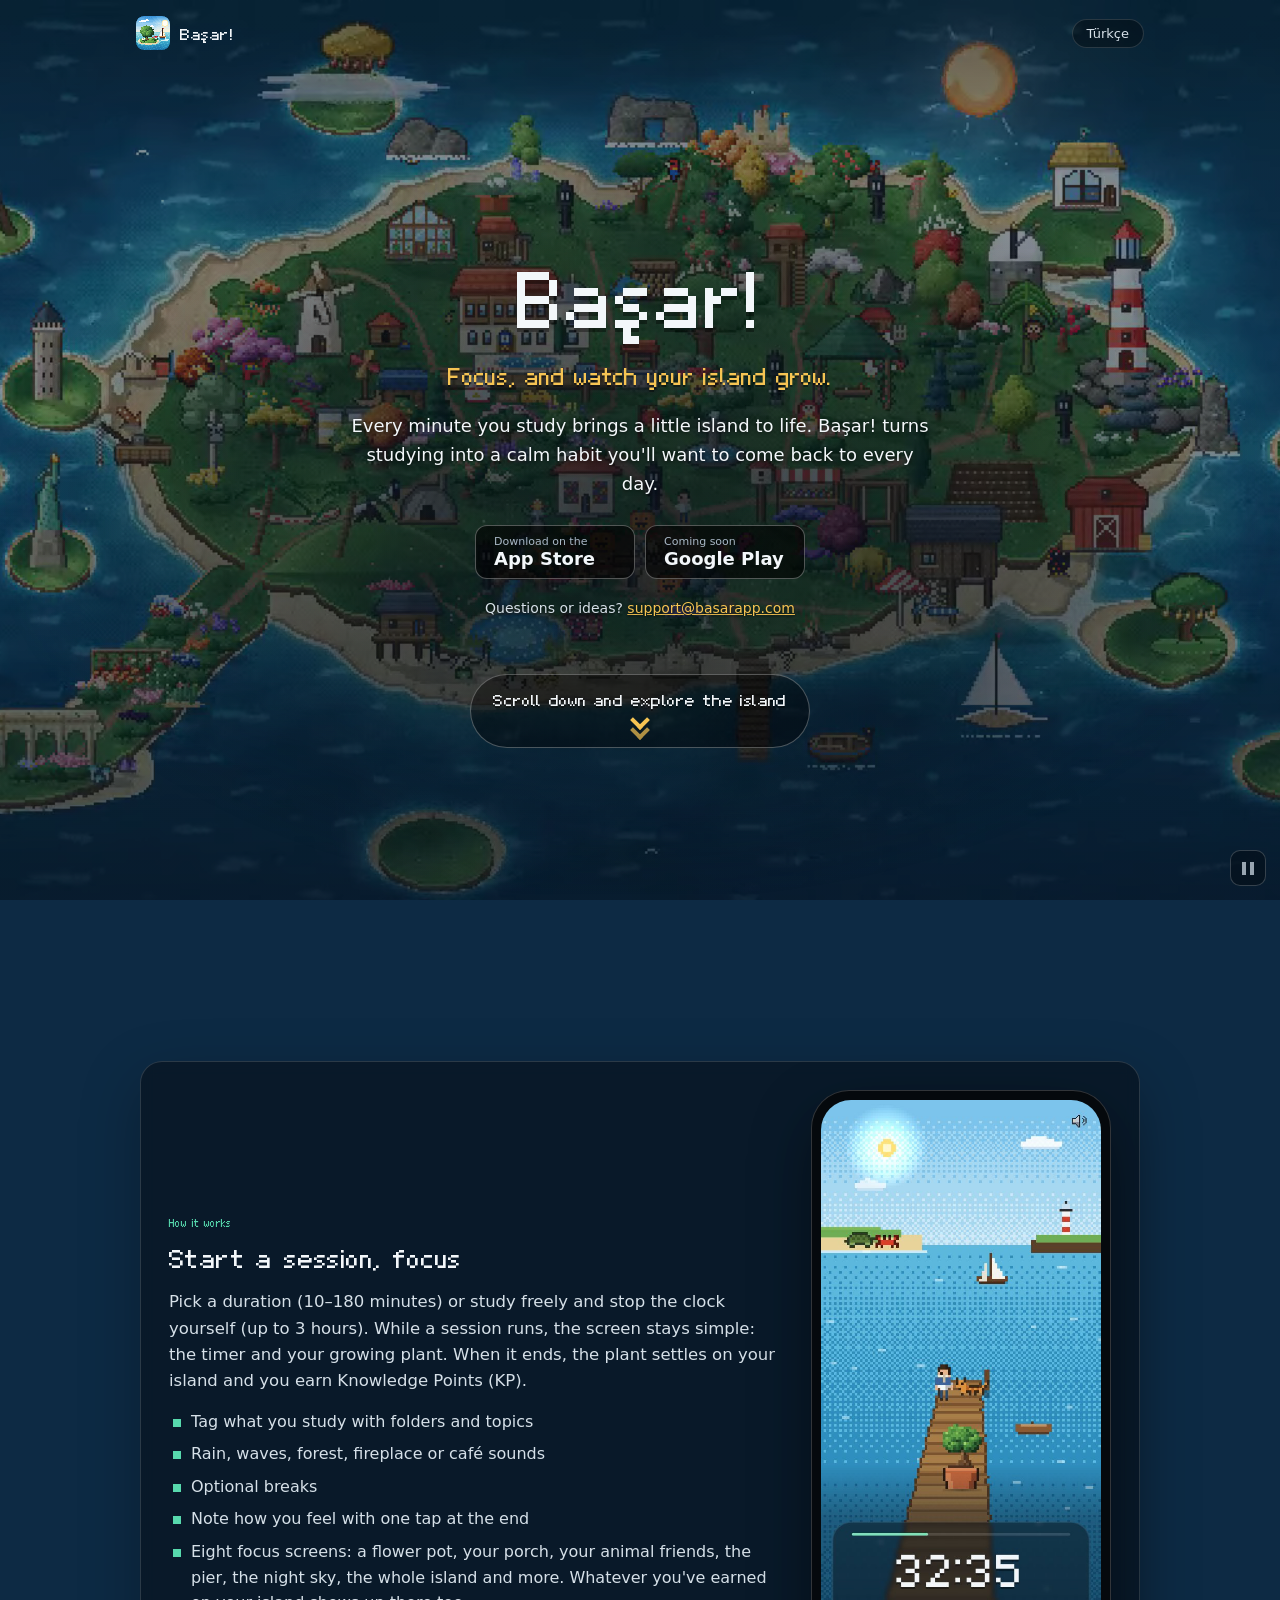
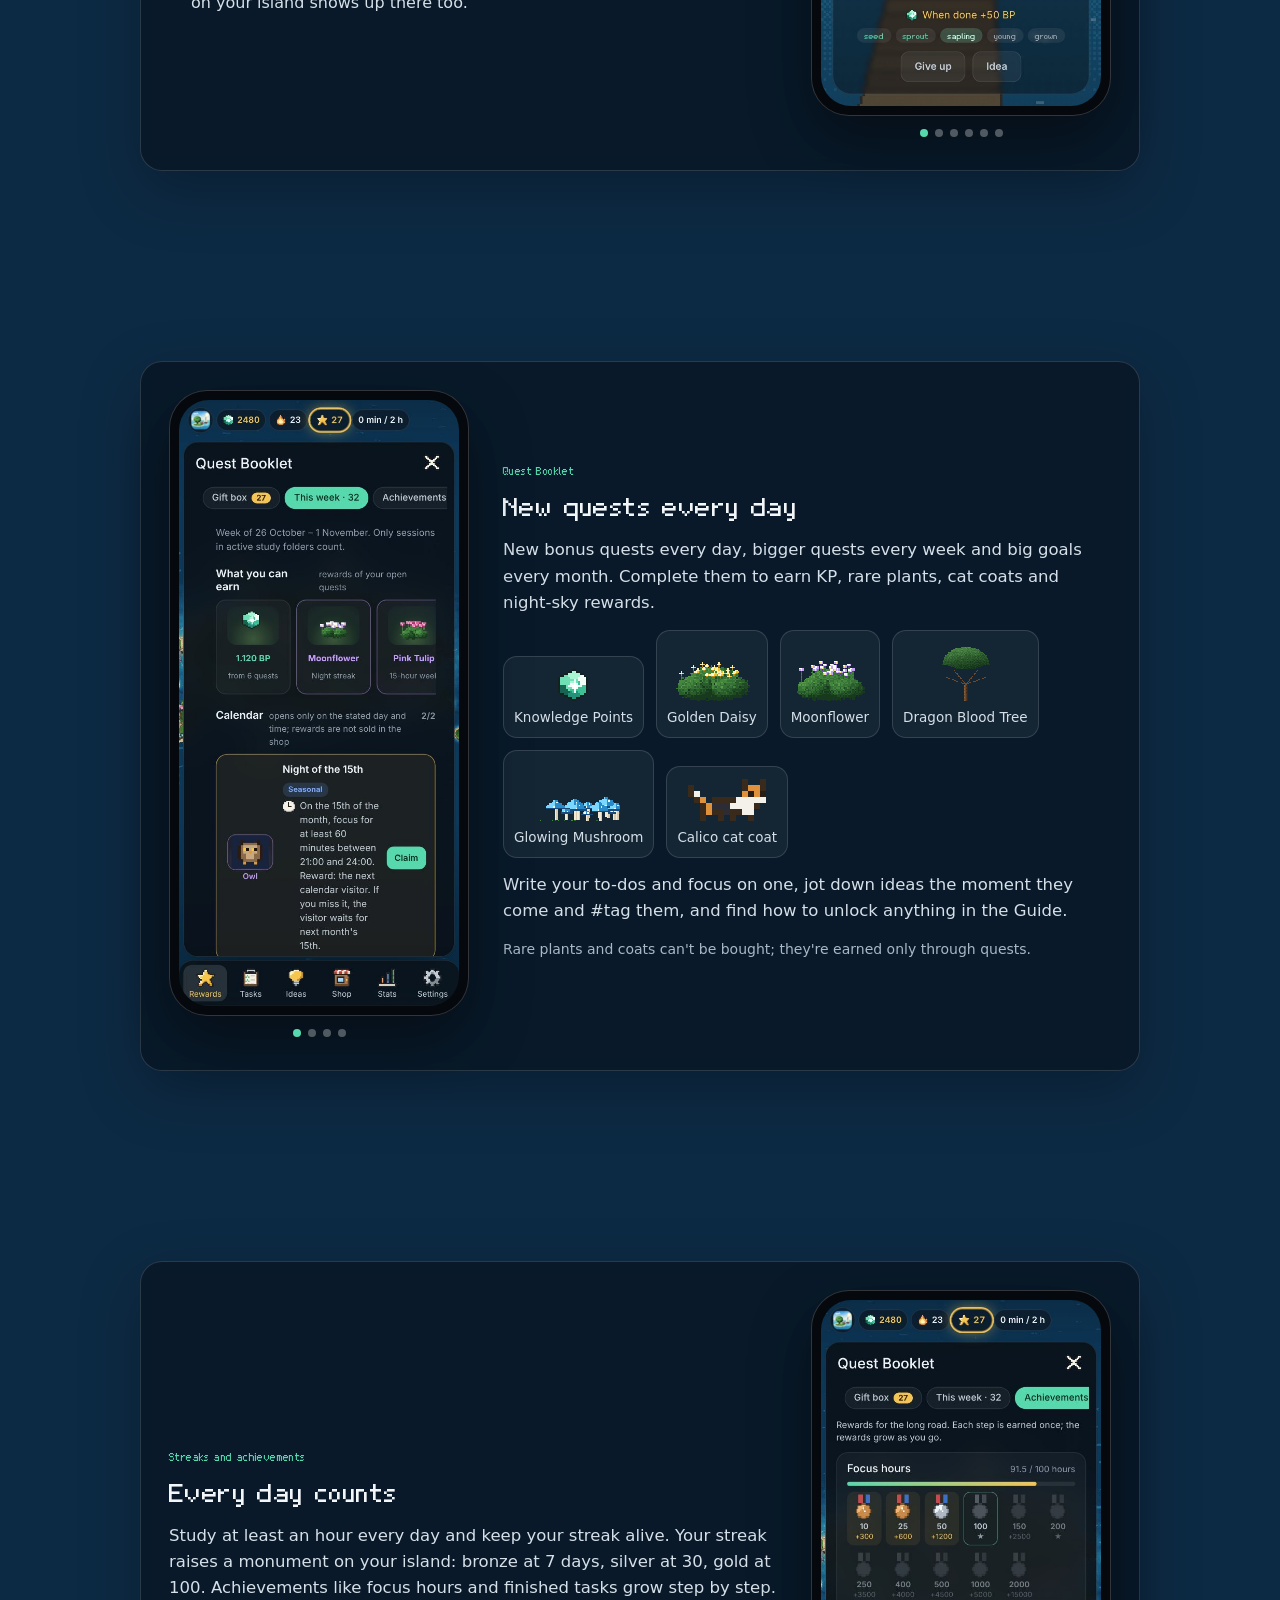
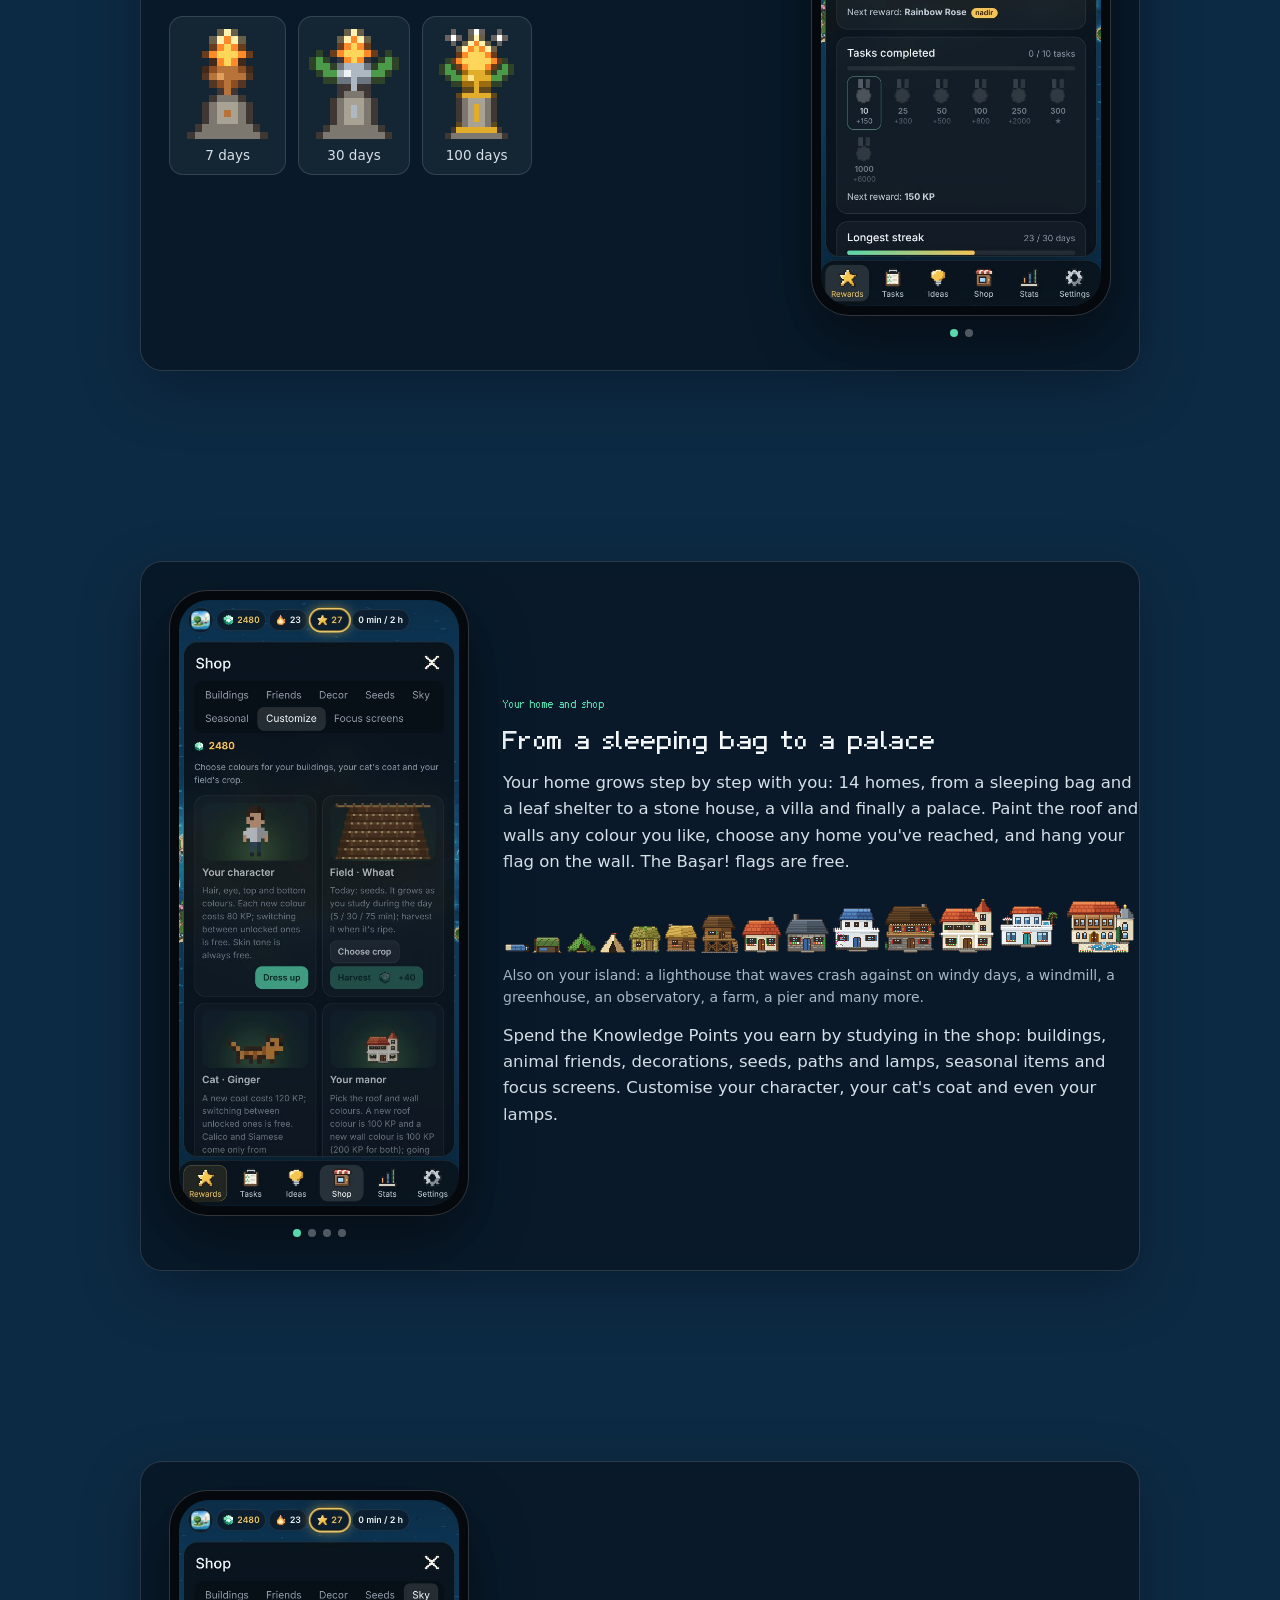
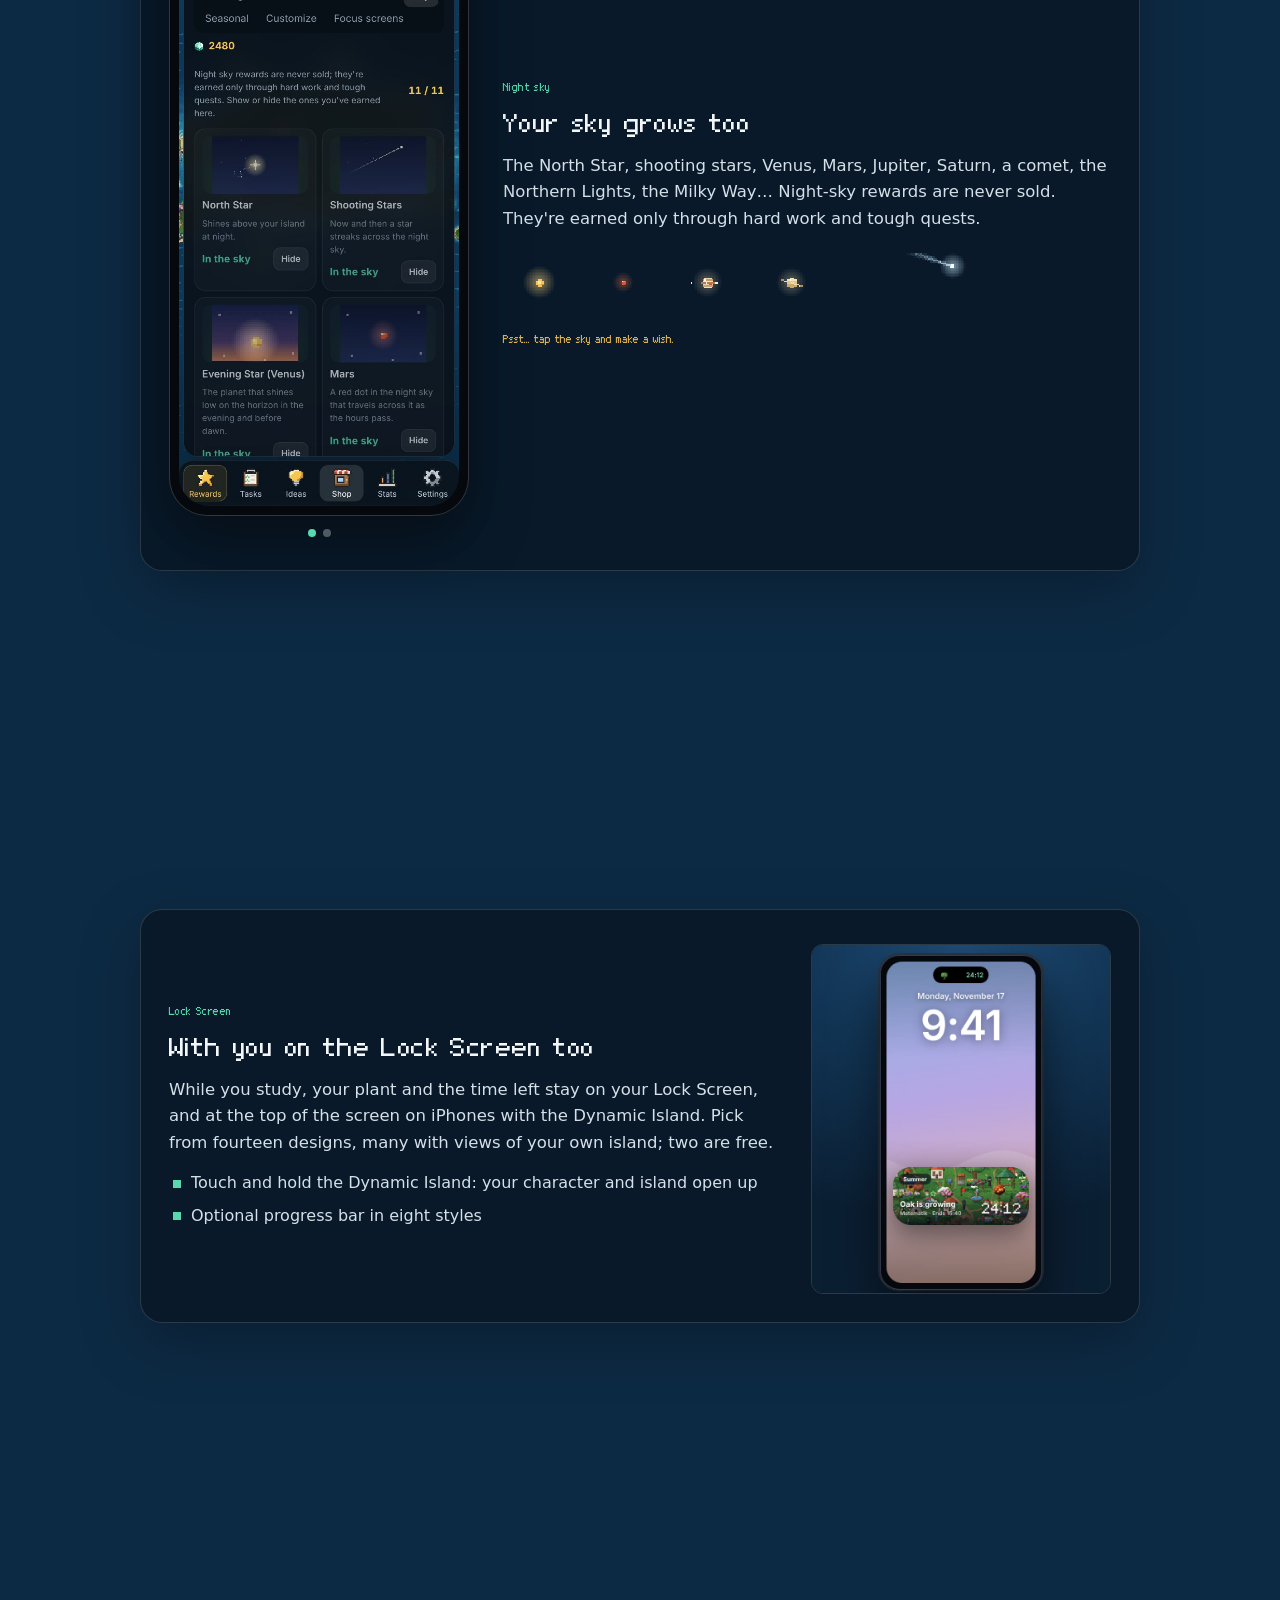
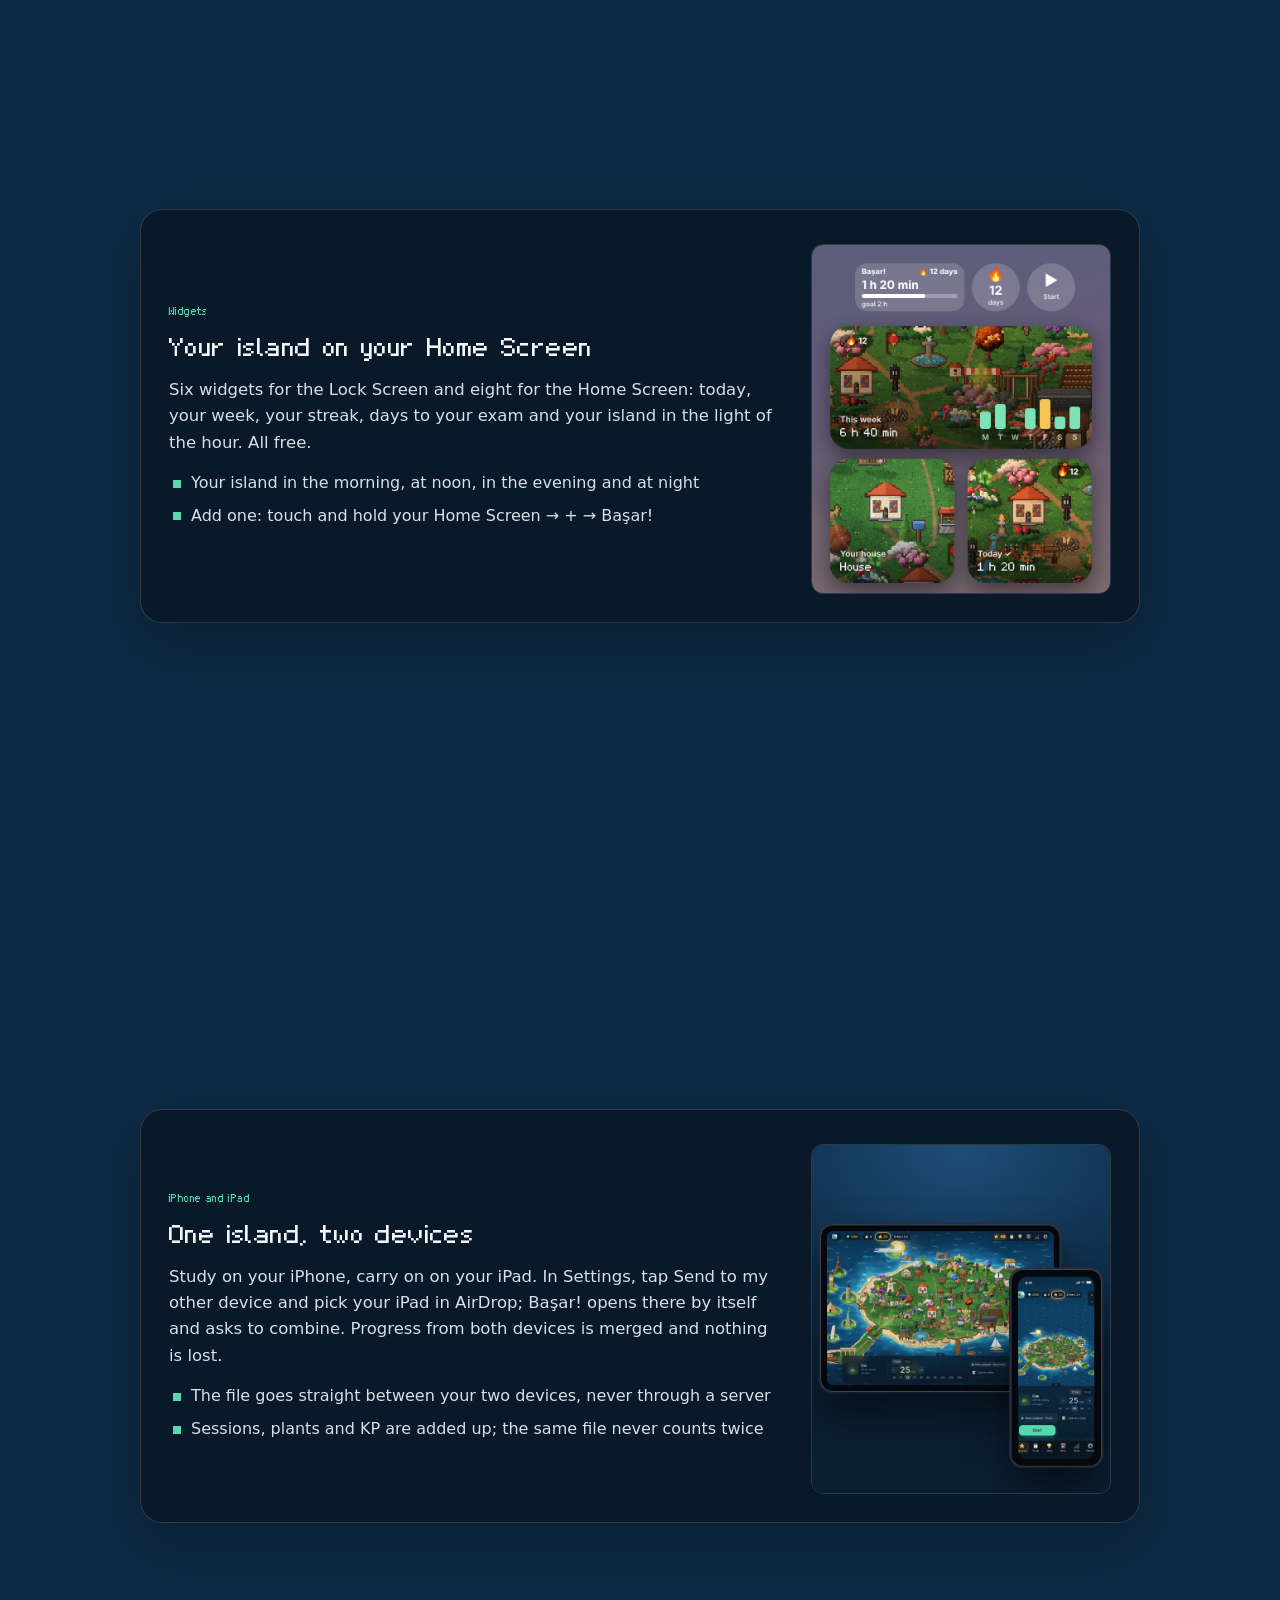
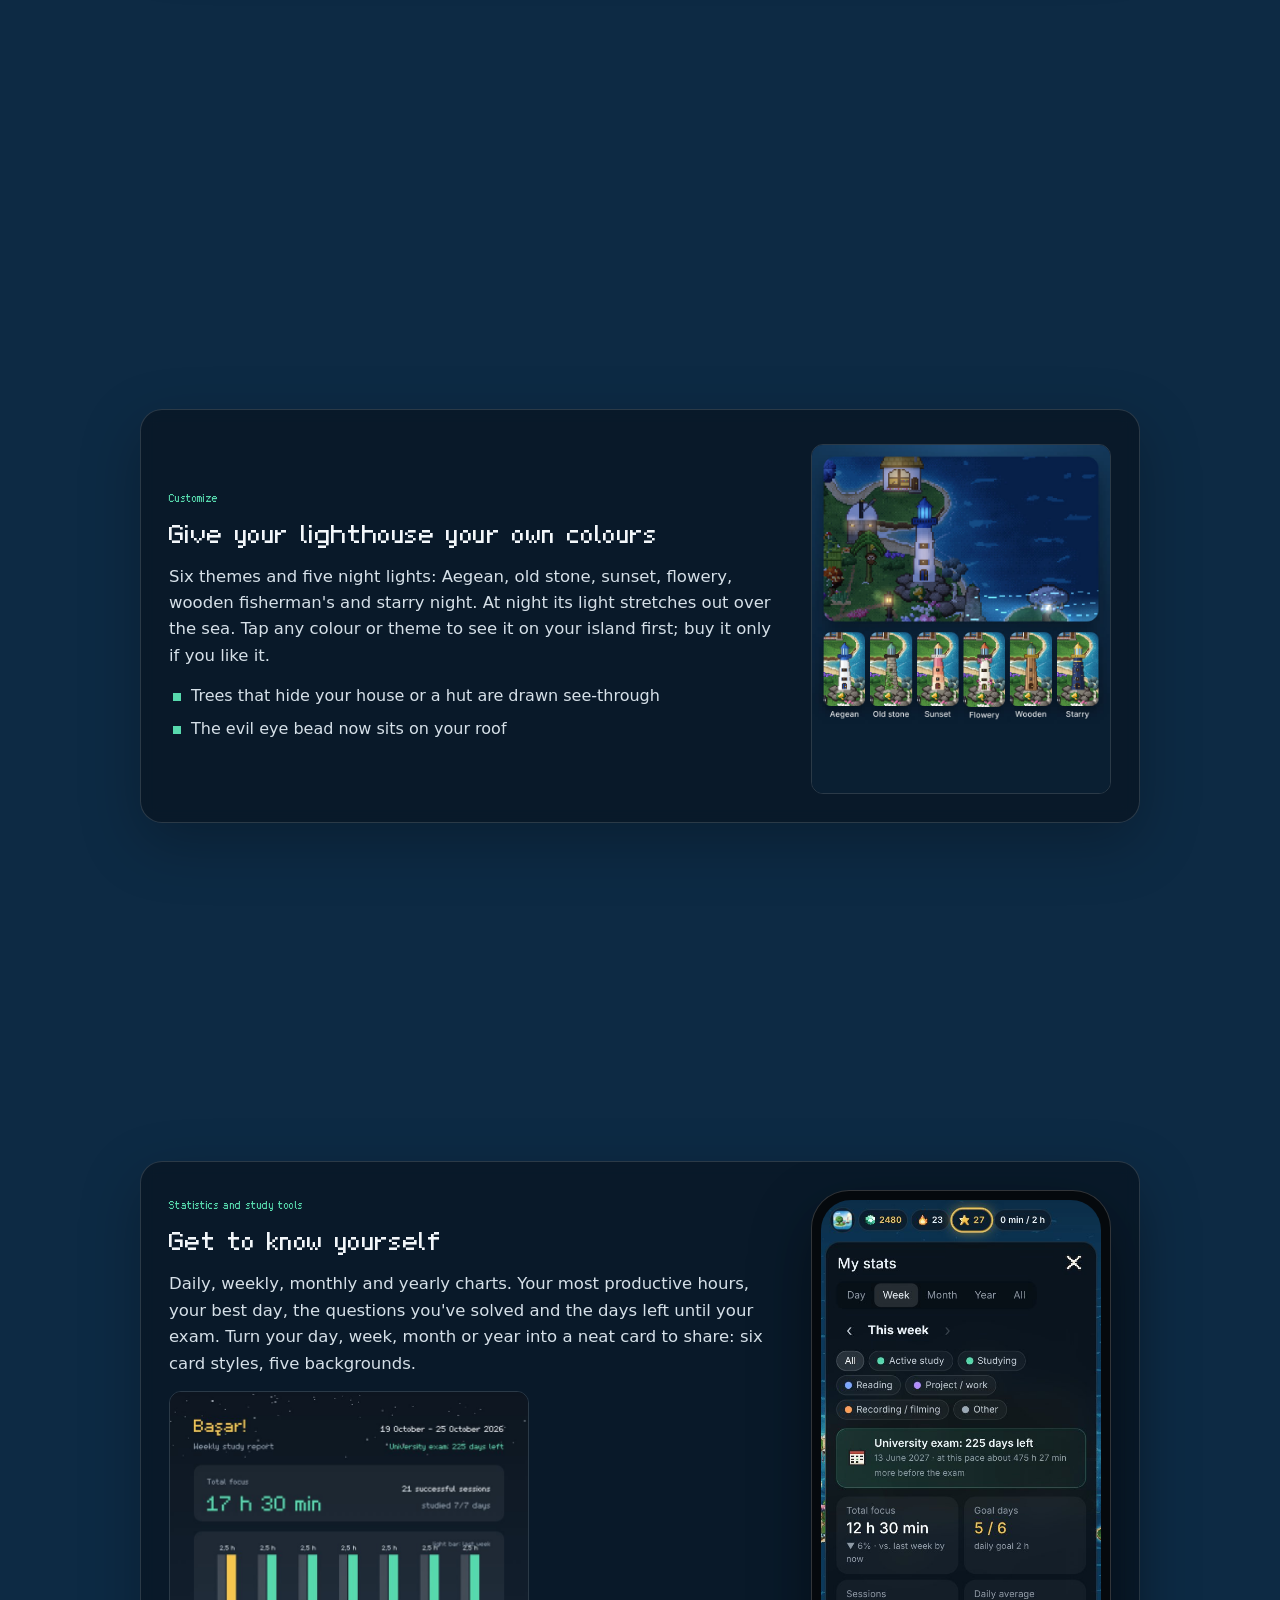
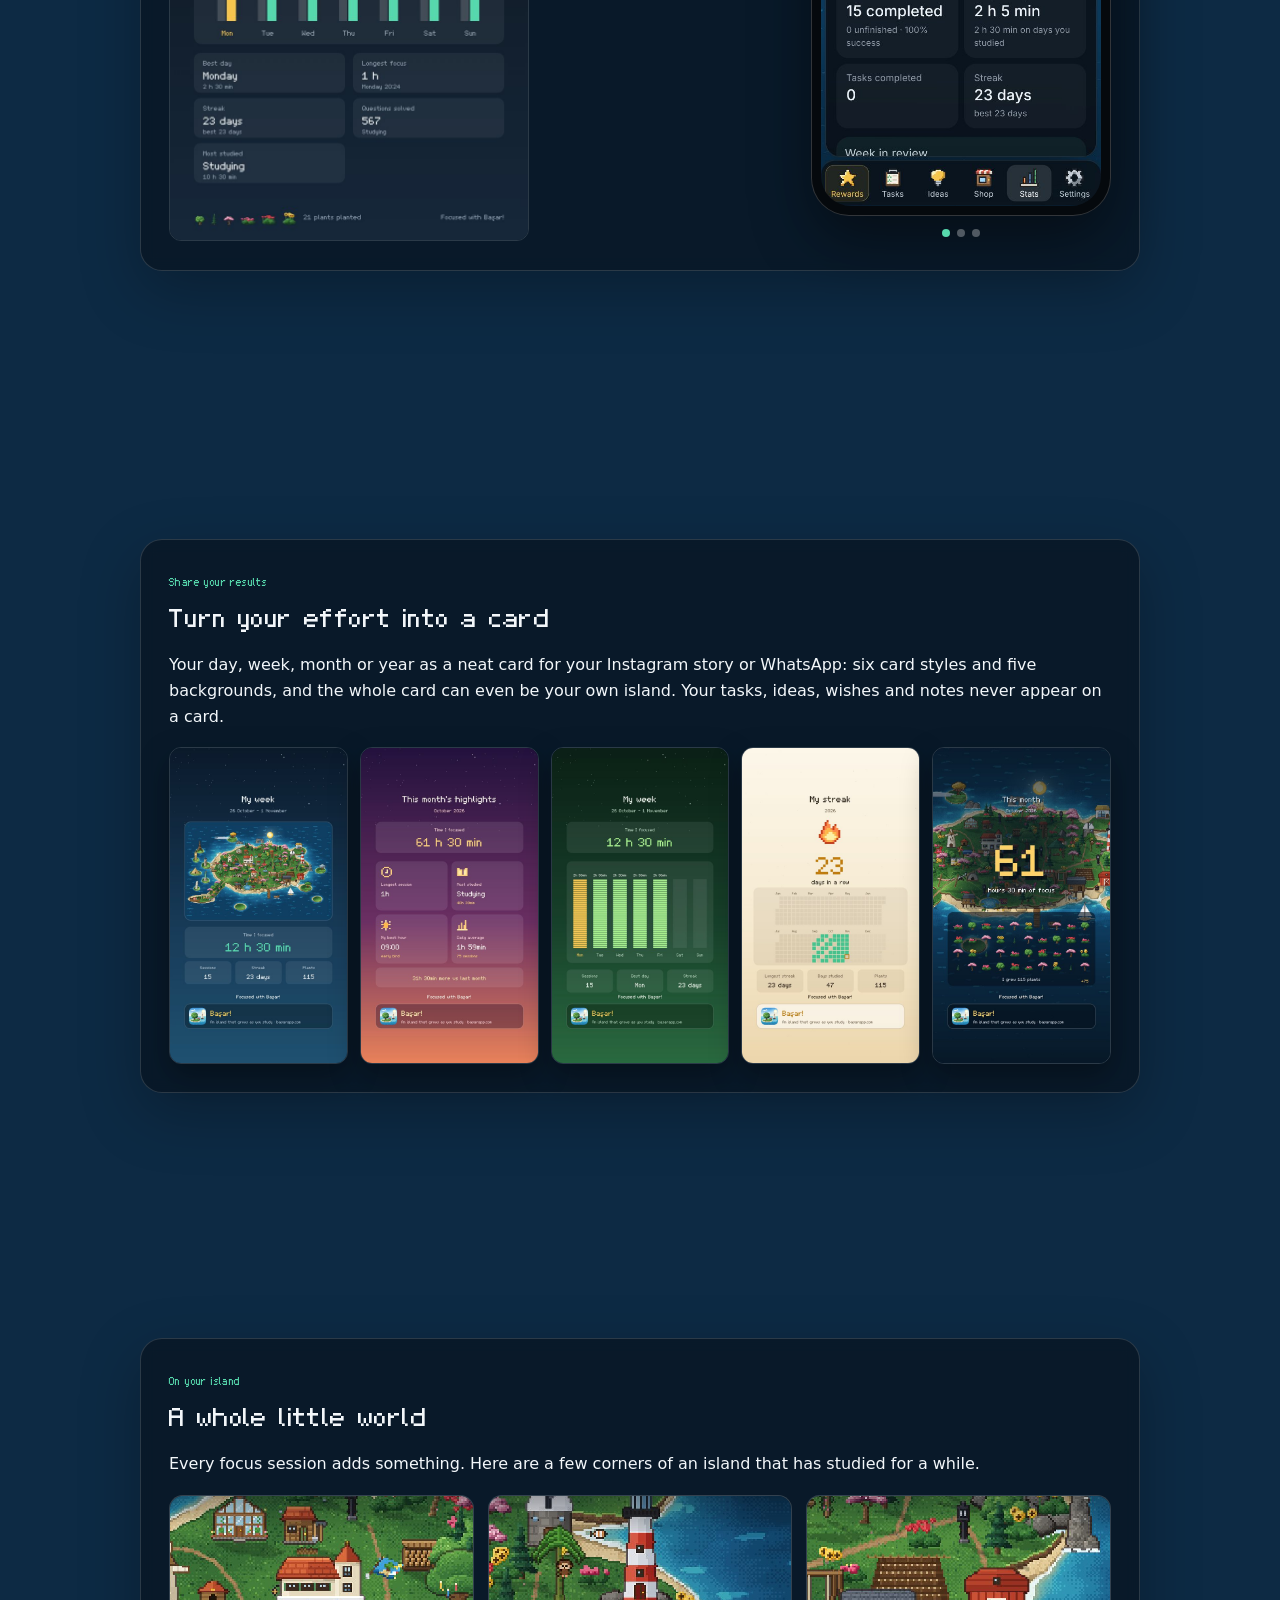
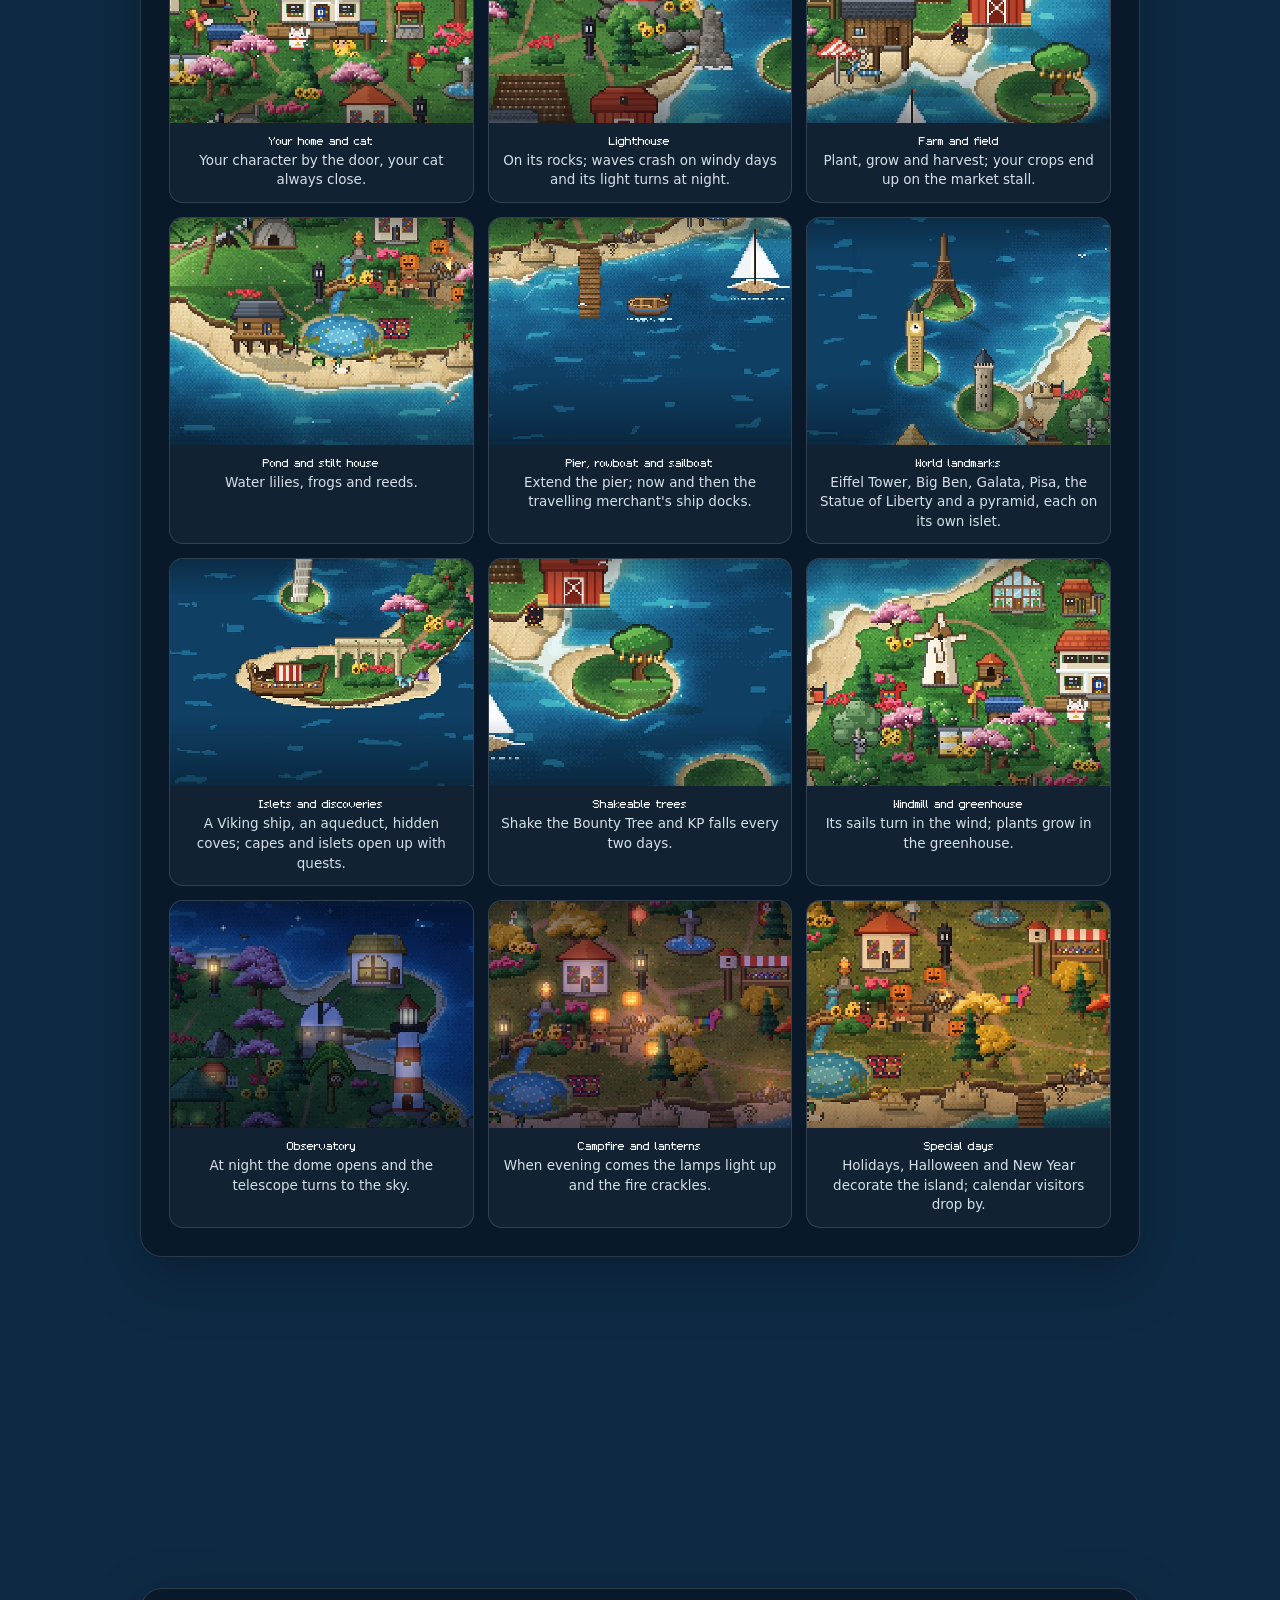
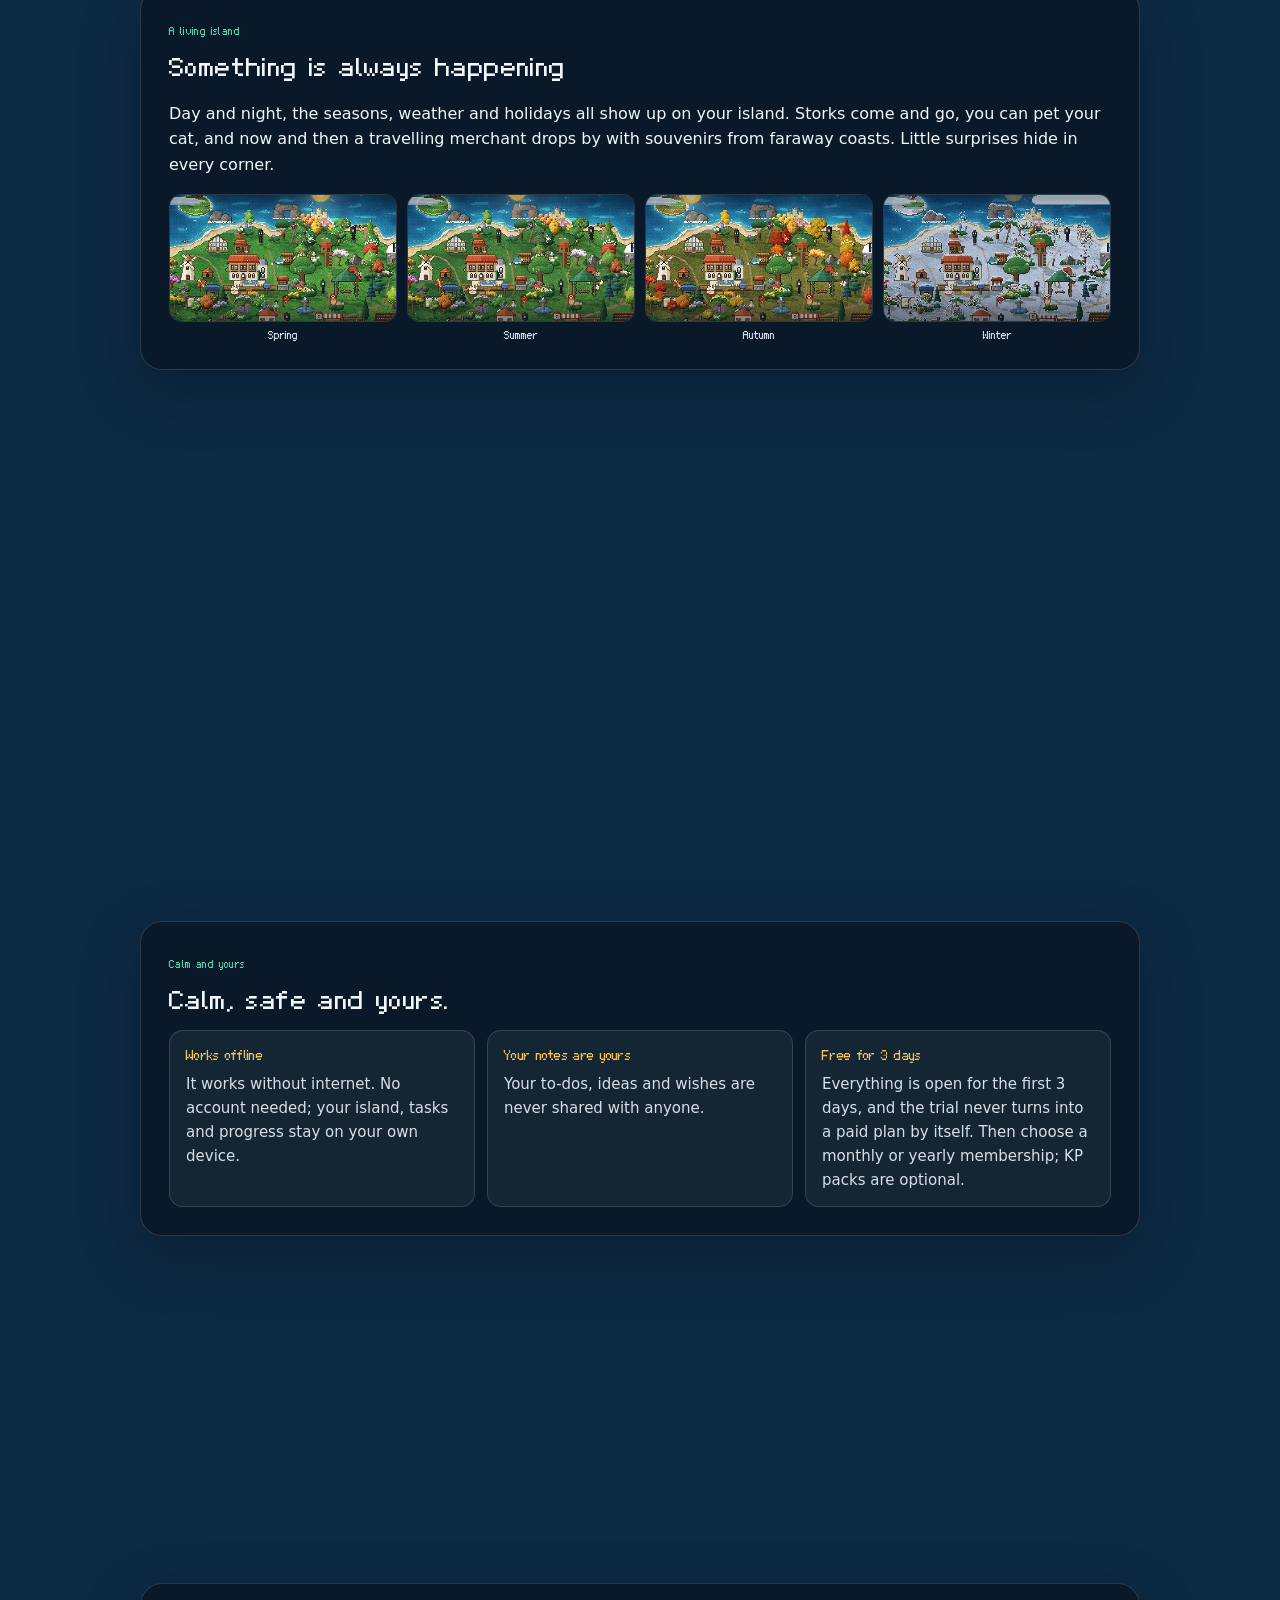
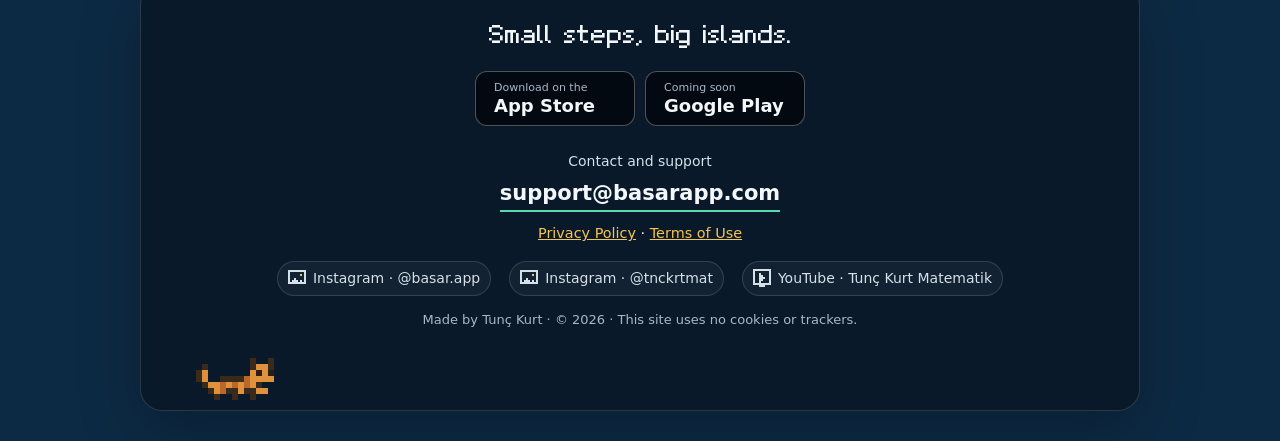
<file: index.html>
<!doctype html>
<html lang="tr">
<head>
<meta charset="utf-8">
<meta name="viewport" content="width=device-width, initial-scale=1, viewport-fit=cover">
<title>Başar! · Odaklan, adan büyüsün</title>
<meta name="description" content="Başar!, ders çalışmayı ve odaklanmayı keyifli bir alışkanlığa dönüştüren sakin bir zamanlayıcı. Çalıştığın her dakika küçük bir adaya can verir.">
<meta name="theme-color" content="#0d2a44">
<meta property="og:type" content="website">
<meta property="og:url" content="https://basarapp.com/">
<meta property="og:title" content="Başar! · Odaklan, adan büyüsün">
<meta property="og:description" content="Çalıştığın her dakika küçük bir adaya can verir.">
<meta property="og:image" content="https://basarapp.com/paylas.jpg">
<meta name="twitter:card" content="summary_large_image">
<link rel="icon" href="favicon-64.png">
<link rel="apple-touch-icon" href="apple-touch-icon.png">
<link rel="preload" href="TuglaPixel.ttf" as="font" type="font/ttf" crossorigin>
<link rel="stylesheet" href="site.css?v=5">
</head>
<body>

<!-- sabit arka plan: adanın canlı görüntüleri; sayfa kaydıkça saat ve mevsim değişir -->
<div class="sahne" aria-hidden="true">
  <div class="katman" data-bg="sabah"></div>
  <div class="katman" data-bg="oglen"></div>
  <div class="katman" data-bg="aksam"></div>
  <div class="katman" data-bg="kis"></div>
  <div class="katman" data-bg="gece"></div>
  <div class="katman" data-bg="bahar"></div>
  <canvas id="kuslar"></canvas>
  <div class="perde"></div>
</div>

<header class="ust">
  <button class="logo" id="logo" type="button" aria-label="Başar!"><img src="icon-192.png" alt="" width="34" height="34"><b>Başar!</b></button>
  <button class="dil" type="button" id="dil">English</button>
</header>

<main>
  <!-- 1 · giriş (sabah) -->
  <section class="bolum kahraman" data-bg="sabah">
    <h1>Başar!</h1>
    <p class="slogan" data-en="Focus, and watch your island grow.">Odaklan, adan büyüsün.</p>
    <p class="giris" data-en="Every minute you study brings a little island to life. Başar! turns studying into a calm habit you'll want to come back to every day.">Çalıştığın her dakika küçük bir adaya can verir. Başar!, ders çalışmayı her gün dönmek isteyeceğin sakin bir alışkanlığa dönüştürür.</p>
    <div class="indir">
      <span class="magaza yakinda" data-link="appstore"><small data-en="Coming soon">Yakında</small><b>App Store</b></span>
      <span class="magaza yakinda" data-link="googleplay"><small data-en="Coming soon">Yakında</small><b>Google Play</b></span>
    </div>
    <p class="destek-kucuk"><span data-en="Questions or ideas?">Soru ya da önerin mi var?</span> <a href="mailto:support@basarapp.com">support@basarapp.com</a></p>
    <a class="kaydir" href="#odak"><span data-en="Scroll down and explore the island">Aşağı kaydır, adayı gez</span><i class="ok" aria-hidden="true"></i><i class="ok" aria-hidden="true"></i></a>
  </section>

  <!-- 2 · odak (öğle, leylek) -->
  <section class="bolum" data-bg="oglen" id="odak">
    <div class="kart iki">
      <div class="yazi">
        <span class="etiket" data-en="How it works">Nasıl çalışır?</span>
        <h2 data-en="Start a session, focus">Seansı başlat, odaklan</h2>
        <p data-en="Pick a duration (10–180 minutes) or study freely and stop the clock yourself (up to 3 hours). While a session runs, the screen stays simple: the timer and your growing plant. When it ends, the plant settles on your island and you earn Knowledge Points (KP).">Süreni seç (10–180 dakika) ya da serbest çalış, saati kendin durdur (en fazla 3 saat). Seans boyunca ekran sade kalır: sayaç ve büyüyen bitkin. Seans bitince bitkin adana dikilir, Bilgi Puanı (BP) kazanırsın.</p>
        <ul class="madde">
          <li data-en="Tag what you study with folders and topics">Neye çalıştığını klasör ve konuyla işaretle</li>
          <li data-en="Rain, waves, forest, fireplace or café sounds">Yağmur, dalga, orman, şömine ya da kafe sesi</li>
          <li data-en="Optional breaks">İsteğe bağlı mola</li>
          <li data-en="Note how you feel with one tap at the end">Seans sonunda nasıl hissettiğini tek dokunuşla not et</li>
          <li data-en="Eight focus screens: a flower pot, your porch, your animal friends, the pier, the night sky, the whole island and more. Whatever you've earned on your island shows up there too.">Sekiz çalışma ekranı: saksı, veranda, dostların, iskele başı, gece gökyüzü, adanın tamamı ve daha fazlası. Adanda ne kazandıysan orada da görünür.</li>
        </ul>
      </div>
      <figure class="telefon kayan"><img loading="lazy" src="ek-odak-iskele_tr.jpg" data-src-en="ek-odak-iskele_en.jpg" alt="İskele başında" data-alt-en="On the pier" width="540" height="1169"><img loading="lazy" src="ek-odak-gokyuzu_tr.jpg" data-src-en="ek-odak-gokyuzu_en.jpg" alt="Gece gökyüzü" data-alt-en="Night sky" width="540" height="1169"><img loading="lazy" src="ek-odak-dostlar_tr.jpg" data-src-en="ek-odak-dostlar_en.jpg" alt="Dostlarınla" data-alt-en="With friends" width="540" height="1169"><img loading="lazy" src="ek-odak-panorama_tr.jpg" data-src-en="ek-odak-panorama_en.jpg" alt="Ada panoraması" data-alt-en="Island panorama" width="540" height="1169"><img loading="lazy" src="ek-odak-saksi_tr.jpg" data-src-en="ek-odak-saksi_en.jpg" alt="Saksı" data-alt-en="Flower pot" width="540" height="1169"><img loading="lazy" src="ek-odak-veranda_tr.jpg" data-src-en="ek-odak-veranda_en.jpg" alt="Verandada" data-alt-en="On the porch" width="540" height="1169"><div class="noktalar" aria-hidden="true"></div></figure>
    </div>
  </section>



  <!-- 3 · görevler (akşam, sonbahar) -->
  <section class="bolum" data-bg="aksam">
    <div class="kart iki ters">
      <div class="yazi">
        <span class="etiket" data-en="Quest Booklet">Görev Kitapçığı</span>
        <h2 data-en="New quests every day">Her gün yeni görevler</h2>
        <p data-en="New bonus quests every day, bigger quests every week and big goals every month. Complete them to earn KP, rare plants, cat coats and night-sky rewards.">Her gün yeni bonus görevler, her hafta daha büyük görevler, her ay büyük hedefler seni bekler. Tamamladıkça BP, nadir bitkiler, kedi tüyleri ve gece gökyüzü ödülleri kazanırsın.</p>
        <div class="oduller">
          <figure><img loading="lazy" src="spr-coin.png" alt="" width="48" height="48"><figcaption data-en="Knowledge Points">Bilgi Puanı</figcaption></figure>
          <figure><img loading="lazy" src="spr-bitki_altin_papatya.png" alt="" width="84" height="58"><figcaption data-en="Golden Daisy">Altın Papatya</figcaption></figure>
          <figure><img loading="lazy" src="spr-bitki_gece_sefasi.png" alt="" width="84" height="63"><figcaption data-en="Moonflower">Gece Sefası</figcaption></figure>
          <figure><img loading="lazy" src="spr-bitki_ejder.png" alt="" width="68" height="75"><figcaption data-en="Dragon Blood Tree">Ejder Kanı Ağacı</figcaption></figure>
          <figure><img loading="lazy" src="spr-bitki_mantar_isik.png" alt="" width="84" height="58"><figcaption data-en="Glowing Mushroom">Işıldayan Mantar</figcaption></figure>
          <figure><img loading="lazy" src="spr-kedi_uc_renk_0.png" alt="" width="78" height="42"><figcaption data-en="Calico cat coat">Üç renkli kedi tüyü</figcaption></figure>
        </div>
        <p data-en="Write your to-dos and focus on one, jot down ideas the moment they come and #tag them, and find how to unlock anything in the Guide.">Yapılacaklarını yaz ve birine odaklan, aklına geleni hemen not al ve #etiketle; neyin nasıl açıldığını Rehber'de bul.</p>
        <p class="not-kucuk" data-en="Rare plants and coats can't be bought; they're earned only through quests.">Nadir bitkiler ve tüyler satın alınamaz; yalnızca görevlerle kazanılır.</p>
      </div>
      <figure class="telefon kayan"><img loading="lazy" src="ek-gorev_tr.jpg" data-src-en="ek-gorev_en.jpg" alt="Görev Kitapçığı" data-alt-en="Quest Booklet" width="540" height="1169"><img loading="lazy" src="ek-gorevler_tr.jpg" data-src-en="ek-gorevler_en.jpg" alt="Yapılacaklar" data-alt-en="To-do" width="540" height="1169"><img loading="lazy" src="ek-fikirler_tr.jpg" data-src-en="ek-fikirler_en.jpg" alt="Fikirler" data-alt-en="Ideas" width="540" height="1169"><img loading="lazy" src="ek-rehber_tr.jpg" data-src-en="ek-rehber_en.jpg" alt="Rehber" data-alt-en="Guide" width="540" height="1169"><div class="noktalar" aria-hidden="true"></div></figure>
    </div>
  </section>

  <!-- 4 · seri ve başarımlar (kış) -->
  <section class="bolum" data-bg="kis">
    <div class="kart iki">
      <div class="yazi">
        <span class="etiket" data-en="Streaks and achievements">Seri ve başarımlar</span>
        <h2 data-en="Every day counts">Her gün bir adım</h2>
        <p data-en="Study at least an hour every day and keep your streak alive. Your streak raises a monument on your island: bronze at 7 days, silver at 30, gold at 100. Achievements like focus hours and finished tasks grow step by step.">Her gün en az bir saat çalış, serini koru. Serin adana bir anıt diker: 7 günde bronz, 30 günde gümüş, 100 günde altın. Odak saatleri ve biten işler gibi başarımlar basamak basamak büyür.</p>
        <div class="anitlar">
          <figure><img loading="lazy" src="spr-anit_7.png" alt="" width="98" height="113"><figcaption data-en="7 days">7 gün</figcaption></figure>
          <figure><img loading="lazy" src="spr-anit_30.png" alt="" width="98" height="121"><figcaption data-en="30 days">30 gün</figcaption></figure>
          <figure><img loading="lazy" src="spr-anit_100.png" alt="" width="78" height="114"><figcaption data-en="100 days">100 gün</figcaption></figure>
        </div>
      </div>
      <figure class="telefon kayan"><img loading="lazy" src="ek-basarim_tr.jpg" data-src-en="ek-basarim_en.jpg" alt="Başarımlar" data-alt-en="Achievements" width="540" height="1169"><img loading="lazy" src="ek-koleksiyon_tr.jpg" data-src-en="ek-koleksiyon_en.jpg" alt="Koleksiyon" data-alt-en="Collection" width="540" height="1169"><div class="noktalar" aria-hidden="true"></div></figure>
    </div>
  </section>


  <!-- 4b · evini büyüt (sabah) — 31 Ekim -->
  <section class="bolum" data-bg="oglen">
    <div class="kart iki ters">
      <div class="yazi">
      <span class="etiket" data-en="Your home and shop">Evin ve mağaza</span>
      <h2 data-en="From a sleeping bag to a palace">Uyku tulumundan saraya</h2>
        <p data-en="Your home grows step by step with you: 14 homes, from a sleeping bag and a leaf shelter to a stone house, a villa and finally a palace. Paint the roof and walls any colour you like, choose any home you've reached, and hang your flag on the wall. The Başar! flags are free.">Evin de seninle basamak basamak büyür: uyku tulumundan yaprak barınağa, taş evden villaya, en sonunda saraya kadar 14 ev. Çatını ve duvarını istediğin renge boya, ulaştığın evler arasından dilediğini seç, duvarına bayrağını as. Başar! bayrakları ücretsiz.</p>
      <figure class="evler"><img loading="lazy" src="evler.png" alt="Başar!'taki 14 ev" data-alt-en="The 14 homes in Başar!" width="2200" height="214"></figure>
      <p class="not-kucuk" data-en="Also on your island: a lighthouse that waves crash against on windy days, a windmill, a greenhouse, an observatory, a farm, a pier and many more.">Adanda ayrıca: rüzgârlı havalarda dalgaların çarptığı deniz feneri, değirmen, sera, rasathane, çiftlik, iskele ve daha neler neler.</p>
        <p data-en="Spend the Knowledge Points you earn by studying in the shop: buildings, animal friends, decorations, seeds, paths and lamps, seasonal items and focus screens. Customise your character, your cat's coat and even your lamps.">Çalışarak kazandığın Bilgi Puanı'nı mağazada harca: yapılar, dostlar, süsler, tohumlar, patikalar ve lambalar, dönemsel eşyalar ve çalışma ekranları. Karakterini, kedinin tüyünü, lambalarını bile kendine göre ayarla.</p>
      </div>
      <figure class="telefon kayan"><img loading="lazy" src="ek-m-ozel_tr.jpg" data-src-en="ek-m-ozel_en.jpg" alt="Kişiselleştir" data-alt-en="Customise" width="540" height="1169"><img loading="lazy" src="ek-m-yapi_tr.jpg" data-src-en="ek-m-yapi_en.jpg" alt="Yapılar" data-alt-en="Buildings" width="540" height="1169"><img loading="lazy" src="ek-m-dost_tr.jpg" data-src-en="ek-m-dost_en.jpg" alt="Dostlar" data-alt-en="Friends" width="540" height="1169"><img loading="lazy" src="ek-m-donem_tr.jpg" data-src-en="ek-m-donem_en.jpg" alt="Dönemsel" data-alt-en="Seasonal" width="540" height="1169"><div class="noktalar" aria-hidden="true"></div></figure>
    </div>
  </section>

  <!-- 5 · gece gökyüzü (gece) -->
  <section class="bolum gok" data-bg="gece" id="gok">
    <div class="kart iki ters">
      <div class="yazi">
        <span class="etiket" data-en="Night sky">Gece gökyüzü</span>
        <h2 data-en="Your sky grows too">Gökyüzün de büyür</h2>
        <p data-en="The North Star, shooting stars, Venus, Mars, Jupiter, Saturn, a comet, the Northern Lights, the Milky Way… Night-sky rewards are never sold. They're earned only through hard work and tough quests.">Kutup Yıldızı, kayan yıldızlar, Venüs, Mars, Jüpiter, Satürn, kuyruklu yıldız, kuzey ışıkları, Samanyolu… Gökyüzü ödülleri asla satılmaz; yalnızca emekle ve zorlu görevlerle kazanılır.</p>
        <div class="gezegenler">
          <img loading="lazy" src="spr-gezegen_venus.png" alt="" width="96" height="96">
          <img loading="lazy" src="spr-gezegen_mars.png" alt="" width="96" height="96">
          <img loading="lazy" src="spr-gezegen_jupiter.png" alt="" width="96" height="96">
          <img loading="lazy" src="spr-gezegen_saturn.png" alt="" width="96" height="96">
          <img loading="lazy" src="spr-kuyruklu.png" alt="" width="160" height="80" class="kuyruk">
        </div>
        <p class="ipucu" data-en="Psst… tap the sky and make a wish.">Psst… gökyüzüne dokun, bir dilek tut.</p>
      </div>
      <figure class="telefon kayan"><img loading="lazy" src="ek-magaza_tr.jpg" data-src-en="ek-magaza_en.jpg" alt="Gökyüzü ödülleri" data-alt-en="Sky rewards" width="540" height="1169"><img loading="lazy" src="ek-odak-gokyuzu_tr.jpg" data-src-en="ek-odak-gokyuzu_en.jpg" alt="Gece gökyüzü ekranı" data-alt-en="Night sky screen" width="540" height="1169"><div class="noktalar" aria-hidden="true"></div></figure>
    </div>
  </section>

  <!-- 1.0.3 · kilit ekranı (akşam) -->
  <section class="bolum" data-bg="aksam" id="kilit">
    <div class="kart iki">
      <div class="yazi">
        <span class="etiket" data-en="Lock Screen">Kilit ekranı</span>
        <h2 data-en="With you on the Lock Screen too">Kilit ekranında da yanında</h2>
        <p data-en="While you study, your plant and the time left stay on your Lock Screen, and at the top of the screen on iPhones with the Dynamic Island. Pick from fourteen designs, many with views of your own island; two are free.">Çalışırken bitkin ve kalan süren kilit ekranında durur; Dynamic Island'ı olan iPhone'larda ekranın üstünde de. On dört tasarımdan birini seç; çoğunda kendi adandan görüntüler var, ikisi hediye.</p>
        <ul class="madde">
          <li data-en="Touch and hold the Dynamic Island: your character and island open up">Dynamic Island'a basılı tut: karakterin ve adan açılır</li>
          <li data-en="Optional progress bar in eight styles">İsteğe bağlı ilerleme çubuğu, sekiz tarz</li>
        </ul>
      </div>
      <figure class="rapor"><img loading="lazy" src="ek-kilit_tr.jpg" data-src-en="ek-kilit_en.jpg" alt="Kilit ekranında Başar!" data-alt-en="Başar! on the Lock Screen" width="720" height="840"></figure>
    </div>
  </section>

  <!-- 1.0.3 · widget'lar (sabah) -->
  <section class="bolum" data-bg="sabah" id="widget">
    <div class="kart iki">
      <div class="yazi">
        <span class="etiket" data-en="Widgets">Widget'lar</span>
        <h2 data-en="Your island on your Home Screen">Adan ana ekranında</h2>
        <p data-en="Six widgets for the Lock Screen and eight for the Home Screen: today, your week, your streak, days to your exam and your island in the light of the hour. All free.">Kilit ekranına 6, ana ekrana 8 widget: bugünün, haftan, serin, sınavına kalan gün ve günün saatine göre ışığıyla adan. Hepsi ücretsiz.</p>
        <ul class="madde">
          <li data-en="Your island in the morning, at noon, in the evening and at night">Adan sabah, öğle, akşam ve gece başka bir ışıkta</li>
          <li data-en="Add one: touch and hold your Home Screen → + → Başar!">Eklemek için: ana ekrana uzun bas → + → Başar!</li>
        </ul>
      </div>
      <figure class="rapor"><img loading="lazy" src="ek-widget_tr.jpg" data-src-en="ek-widget_en.jpg" alt="Ana ekranda Başar! widget'ları" data-alt-en="Başar! widgets on the Home Screen" width="720" height="840"></figure>
    </div>
  </section>

  <!-- 1.0.3 · iPhone ve iPad (öğlen) -->
  <section class="bolum" data-bg="oglen" id="cihazlar">
    <div class="kart iki">
      <div class="yazi">
        <span class="etiket" data-en="iPhone and iPad">iPhone ve iPad</span>
        <h2 data-en="One island, two devices">Aynı ada, iki cihaz</h2>
        <p data-en="Study on your iPhone, carry on on your iPad. In Settings, tap Send to my other device and pick your iPad in AirDrop; Başar! opens there by itself and asks to combine. Progress from both devices is merged and nothing is lost.">iPhone'da çalış, iPad'de devam et. Ayarlar'da Diğer cihazıma gönder'e dokun, AirDrop'ta iPad'ini seç; orada Başar! kendiliğinden açılır ve birleştirmeyi sorar. İki cihazdaki ilerleme birleşir, hiçbiri kaybolmaz.</p>
        <ul class="madde">
          <li data-en="The file goes straight between your two devices, never through a server">Dosya doğrudan iki cihazın arasında gider, hiçbir sunucuya çıkmaz</li>
          <li data-en="Sessions, plants and KP are added up; the same file never counts twice">Seanslar, bitkiler ve BP toplanır; aynı dosya iki kez sayılmaz</li>
        </ul>
      </div>
      <figure class="rapor"><img loading="lazy" src="ek-cihazlar_tr.jpg" data-src-en="ek-cihazlar_en.jpg" alt="iPad ve iPhone'da aynı ada" data-alt-en="The same island on iPad and iPhone" width="720" height="840"></figure>
    </div>
  </section>

  <!-- 1.0.3 · deniz feneri temaları (gece) -->
  <section class="bolum" data-bg="gece" id="fener">
    <div class="kart iki">
      <div class="yazi">
        <span class="etiket" data-en="Customize">Kişiselleştir</span>
        <h2 data-en="Give your lighthouse your own colours">Fenerine kendi rengini ver</h2>
        <p data-en="Six themes and five night lights: Aegean, old stone, sunset, flowery, wooden fisherman's and starry night. At night its light stretches out over the sea. Tap any colour or theme to see it on your island first; buy it only if you like it.">Altı tema ve beş gece ışığı: Ege, eski taş, gün batımı, çiçekli, ahşap balıkçı ve yıldızlı gece. Gece ışığı denize uzanır. Her renge ve temaya dokununca önce adanda görürsün; beğenirsen alırsın.</p>
        <ul class="madde">
          <li data-en="Trees that hide your house or a hut are drawn see-through">Evini ya da kulübeni kapatan ağaçlar yarı saydam görünür</li>
          <li data-en="The evil eye bead now sits on your roof">Nazarlık artık evinin çatısında</li>
        </ul>
      </div>
      <figure class="rapor"><img loading="lazy" src="ek-fener_tr.jpg" data-src-en="ek-fener_en.jpg" alt="Deniz feneri temaları" data-alt-en="Lighthouse themes" width="720" height="840"></figure>
    </div>
  </section>

  <!-- 6 · istatistik (bahar) -->
  <section class="bolum" data-bg="bahar">
    <div class="kart iki">
      <div class="yazi">
        <span class="etiket" data-en="Statistics and study tools">İstatistik ve ders araçları</span>
        <h2 data-en="Get to know yourself">Kendini tanı</h2>
        <p data-en="Daily, weekly, monthly and yearly charts. Your most productive hours, your best day, the questions you've solved and the days left until your exam. Turn your day, week, month or year into a neat card to share: six card styles, five backgrounds.">Günlük, haftalık, aylık ve yıllık grafikler. En verimli saatlerin, en iyi günün, çözdüğün soru sayısı ve sınavına kalan gün. Bugünkü, haftalık, aylık ya da yıllık sonucunu şık bir kartla paylaşabilirsin: altı kart çeşidi, beş zemin.</p>
        <figure class="rapor"><img loading="lazy" src="ek-rapor_tr.jpg" data-src-en="ek-rapor_en.jpg" alt="Haftanın özeti" data-alt-en="Weekly summary" width="720" height="900"></figure>
      </div>
      <figure class="telefon kayan"><img loading="lazy" src="ek-istat_tr.jpg" data-src-en="ek-istat_en.jpg" alt="Haftalık" data-alt-en="Weekly" width="540" height="1169"><img loading="lazy" src="ek-istat-ay_tr.jpg" data-src-en="ek-istat-ay_en.jpg" alt="Aylık" data-alt-en="Monthly" width="540" height="1169"><img loading="lazy" src="ek-istat-yil_tr.jpg" data-src-en="ek-istat-yil_en.jpg" alt="Yıllık" data-alt-en="Yearly" width="540" height="1169"><div class="noktalar" aria-hidden="true"></div></figure>
    </div>
  </section>


  <!-- 6b · paylaşım kartları (akşam) — 31 Ekim -->
  <section class="bolum" data-bg="aksam">
    <div class="kart">
      <span class="etiket" data-en="Share your results">Sonucunu paylaş</span>
      <h2 data-en="Turn your effort into a card">Emeğini bir karta dönüştür</h2>
      <p data-en="Your day, week, month or year as a neat card for your Instagram story or WhatsApp: six card styles and five backgrounds, and the whole card can even be your own island. Your tasks, ideas, wishes and notes never appear on a card.">Bugünün, haftan, ayın ya da yılın; Instagram hikâyen ya da WhatsApp için şık bir karta dönüşür: altı kart çeşidi, beş zemin, istersen kartın tamamı kendi adan olur. Yapılacakların, fikirlerin, dileklerin ve notların kartta yer almaz.</p>
      <div class="kartlar"><figure><img loading="lazy" src="kart-1_tr.jpg" data-src-en="kart-1_en.jpg" alt="Paylaşım kartı" data-alt-en="Share card" width="540" height="960"></figure><figure><img loading="lazy" src="kart-2_tr.jpg" data-src-en="kart-2_en.jpg" alt="Paylaşım kartı" data-alt-en="Share card" width="540" height="960"></figure><figure><img loading="lazy" src="kart-3_tr.jpg" data-src-en="kart-3_en.jpg" alt="Paylaşım kartı" data-alt-en="Share card" width="540" height="960"></figure><figure><img loading="lazy" src="kart-4_tr.jpg" data-src-en="kart-4_en.jpg" alt="Paylaşım kartı" data-alt-en="Share card" width="540" height="960"></figure><figure><img loading="lazy" src="kart-5_tr.jpg" data-src-en="kart-5_en.jpg" alt="Paylaşım kartı" data-alt-en="Share card" width="540" height="960"></figure></div>
    </div>
  </section>


  <!-- 6c · adadaki her şey (öğle) — 31 Ekim -->
  <section class="bolum" data-bg="oglen">
    <div class="kart">
      <span class="etiket" data-en="On your island">Adanda neler var?</span>
      <h2 data-en="A whole little world">Koca bir küçük dünya</h2>
      <p data-en="Every focus session adds something. Here are a few corners of an island that has studied for a while.">Her seans adana bir şey katar. İşte bir süredir çalışan bir adanın birkaç köşesi.</p>
      <div class="adakare"><figure><img loading="lazy" src="ada-ev.jpg" alt="Evin ve kedin" data-alt-en="Your home and cat" width="640" height="480"><figcaption><b data-en="Your home and cat">Evin ve kedin</b><span data-en="Your character by the door, your cat always close.">Karakterin evinin önünde, kedin hep yanında.</span></figcaption></figure><figure><img loading="lazy" src="ada-fener.jpg" alt="Deniz feneri" data-alt-en="Lighthouse" width="640" height="480"><figcaption><b data-en="Lighthouse">Deniz feneri</b><span data-en="On its rocks; waves crash on windy days and its light turns at night.">Kayaların üstünde; rüzgârlı havada dalgalar çarpar, gece ışığı döner.</span></figcaption></figure><figure><img loading="lazy" src="ada-ciftlik.jpg" alt="Çiftlik ve tarla" data-alt-en="Farm and field" width="640" height="480"><figcaption><b data-en="Farm and field">Çiftlik ve tarla</b><span data-en="Plant, grow and harvest; your crops end up on the market stall.">Ek, büyüt, hasat et; ürünlerin tezgâhta satılır.</span></figcaption></figure><figure><img loading="lazy" src="ada-gol.jpg" alt="Göl ve iskele evi" data-alt-en="Pond and stilt house" width="640" height="480"><figcaption><b data-en="Pond and stilt house">Göl ve iskele evi</b><span data-en="Water lilies, frogs and reeds.">Nilüferler, kurbağalar, sazlıklar.</span></figcaption></figure><figure><img loading="lazy" src="ada-iskele.jpg" alt="İskele, kayık ve yelkenli" data-alt-en="Pier, rowboat and sailboat" width="640" height="480"><figcaption><b data-en="Pier, rowboat and sailboat">İskele, kayık ve yelkenli</b><span data-en="Extend the pier; now and then the travelling merchant's ship docks.">İskeleyi uzat; ara sıra gezgin tüccarın gemisi yanaşır.</span></figcaption></figure><figure><img loading="lazy" src="ada-simge.jpg" alt="Dünya simgeleri" data-alt-en="World landmarks" width="640" height="480"><figcaption><b data-en="World landmarks">Dünya simgeleri</b><span data-en="Eiffel Tower, Big Ben, Galata, Pisa, the Statue of Liberty and a pyramid, each on its own islet.">Eyfel, Big Ben, Galata, Pisa, Özgürlük Anıtı ve Piramit kendi adacıklarında.</span></figcaption></figure><figure><img loading="lazy" src="ada-viking.jpg" alt="Adacıklar ve keşifler" data-alt-en="Islets and discoveries" width="640" height="480"><figcaption><b data-en="Islets and discoveries">Adacıklar ve keşifler</b><span data-en="A Viking ship, an aqueduct, hidden coves; capes and islets open up with quests.">Viking gemisi, su kemeri, gizli koylar; burunlar ve adacıklar görevlerle açılır.</span></figcaption></figure><figure><img loading="lazy" src="ada-bereket.jpg" alt="Sallanan ağaçlar" data-alt-en="Shakeable trees" width="640" height="480"><figcaption><b data-en="Shakeable trees">Sallanan ağaçlar</b><span data-en="Shake the Bounty Tree and KP falls every two days.">Bereket Ağacı'nı salla, iki günde bir BP düşsün.</span></figcaption></figure><figure><img loading="lazy" src="ada-degirmen.jpg" alt="Değirmen ve sera" data-alt-en="Windmill and greenhouse" width="640" height="480"><figcaption><b data-en="Windmill and greenhouse">Değirmen ve sera</b><span data-en="Its sails turn in the wind; plants grow in the greenhouse.">Kanatları rüzgârla döner, serada bitkiler büyür.</span></figcaption></figure><figure><img loading="lazy" src="ada-rasathane.jpg" alt="Rasathane" data-alt-en="Observatory" width="640" height="480"><figcaption><b data-en="Observatory">Rasathane</b><span data-en="At night the dome opens and the telescope turns to the sky.">Gece kubbesi açılır, teleskop gökyüzüne döner.</span></figcaption></figure><figure><img loading="lazy" src="ada-ates.jpg" alt="Kamp ateşi ve fenerler" data-alt-en="Campfire and lanterns" width="640" height="480"><figcaption><b data-en="Campfire and lanterns">Kamp ateşi ve fenerler</b><span data-en="When evening comes the lamps light up and the fire crackles.">Akşam olunca lambalar yanar, ateş çıtırdar.</span></figcaption></figure><figure><img loading="lazy" src="ada-kabak.jpg" alt="Özel günler" data-alt-en="Special days" width="640" height="480"><figcaption><b data-en="Special days">Özel günler</b><span data-en="Holidays, Halloween and New Year decorate the island; calendar visitors drop by.">Bayramlarda, Cadılar Bayramı'nda, yılbaşında ada süslenir; takvim misafirleri gelir.</span></figcaption></figure></div>
    </div>
  </section>

  <!-- 7 · yaşayan ada (sabah) -->
  <section class="bolum" data-bg="sabah">
    <div class="kart">
      <span class="etiket" data-en="A living island">Yaşayan bir ada</span>
      <h2 data-en="Something is always happening">Adada hayat hiç durmaz</h2>
      <p data-en="Day and night, the seasons, weather and holidays all show up on your island. Storks come and go, you can pet your cat, and now and then a travelling merchant drops by with souvenirs from faraway coasts. Little surprises hide in every corner.">Gece ile gündüz, mevsimler, hava ve bayramlar adana yansır. Leylekler gelip gider, kedini sevebilirsin, ara sıra uzak kıyılardan hediyelikler getiren gezgin bir tüccar uğrar. Adanın her köşesinde küçük sürprizler saklı.</p>
      <div class="mevsimler">
        <figure><img loading="lazy" src="mevsim-ilkbahar.jpg" alt="" width="480" height="270"><figcaption data-en="Spring">İlkbahar</figcaption></figure>
        <figure><img loading="lazy" src="mevsim-yaz.jpg" alt="" width="480" height="270"><figcaption data-en="Summer">Yaz</figcaption></figure>
        <figure><img loading="lazy" src="mevsim-sonbahar.jpg" alt="" width="480" height="270"><figcaption data-en="Autumn">Sonbahar</figcaption></figure>
        <figure><img loading="lazy" src="mevsim-kis.jpg" alt="" width="480" height="270"><figcaption data-en="Winter">Kış</figcaption></figure>
      </div>
    </div>
  </section>

  <!-- 8 · sakin ve senin (gece) -->
  <section class="bolum" data-bg="gece">
    <div class="kart">
      <span class="etiket" data-en="Calm and yours">Sakin ve senin</span>
      <h2 data-en="Calm, safe and yours.">Sakin, güvenli, senin.</h2>
      <div class="izgara">
        <div><h3 data-en="Works offline">İnternetsiz çalışır</h3><p data-en="It works without internet. No account needed; your island, tasks and progress stay on your own device.">İnternet olmadan da çalışır. Hesap gerekmez; adan, görevlerin ve ilerlemen yalnız kendi cihazında durur.</p></div>
        <div><h3 data-en="Your notes are yours">Notların sende kalır</h3><p data-en="Your to-dos, ideas and wishes are never shared with anyone.">Yapılacakların, fikirlerin ve dileklerin hiç kimseyle paylaşılmaz.</p></div>
        <div><h3 data-en="Free for 3 days">3 gün ücretsiz</h3><p data-en="Everything is open for the first 3 days, and the trial never turns into a paid plan by itself. Then choose a monthly or yearly membership; KP packs are optional.">İlk 3 gün her şey açık; deneme kendiliğinden ücretliye dönmez. Sonra aylık ya da yıllık üyelik seçersin; istersen BP paketi de alabilirsin.</p></div>
      </div>
    </div>
  </section>
</main>

<footer class="alt">
  <div class="kart son">
    <p class="motto" data-en="Small steps, big islands.">Küçük adımlar, büyük adalar.</p>
    <div class="indir">
      <span class="magaza yakinda" data-link="appstore"><small data-en="Coming soon">Yakında</small><b>App Store</b></span>
      <span class="magaza yakinda" data-link="googleplay"><small data-en="Coming soon">Yakında</small><b>Google Play</b></span>
    </div>
    <div class="iletisim" id="iletisim">
      <span data-en="Contact and support">İletişim ve destek</span>
      <a class="mail" href="mailto:support@basarapp.com">support@basarapp.com</a>
    </div>
    <p class="yasal" style="margin:10px 0 0;font-size:.9em"><span data-en="&lt;a href=&quot;en/privacy.html&quot;&gt;Privacy Policy&lt;/a&gt; · &lt;a href=&quot;en/terms.html&quot;&gt;Terms of Use&lt;/a&gt;"><a href="gizlilik.html">Gizlilik Politikası</a> · <a href="kosullar.html">Kullanım Koşulları</a></span></p>
    <div class="sosyal">
      <a href="https://www.instagram.com/basar.app/" target="_blank" rel="noopener" aria-label="Instagram @basar.app"><img src="ikon-foto.svg" alt="" width="18" height="18">Instagram · @basar.app</a>
      <a href="https://www.instagram.com/tnckrtmat/" target="_blank" rel="noopener" aria-label="Instagram @tnckrtmat"><img src="ikon-foto.svg" alt="" width="18" height="18">Instagram · @tnckrtmat</a>
      <a href="https://www.youtube.com/@tunckurtmatematik" target="_blank" rel="noopener" aria-label="YouTube"><img src="ikon-video.svg" alt="" width="18" height="18">YouTube · Tunç Kurt Matematik</a>
    </div>
    <p class="kunye"><span data-en="Made by Tunç Kurt">Geliştiren: Tunç Kurt</span> · © 2026 · <span data-en="This site uses no cookies or trackers.">Bu sitede çerez ya da takip aracı yok.</span></p>
    <div class="kedi-yolu"><button type="button" class="kedi" id="kedi" aria-label="Kedi"></button></div>
  </div>
</footer>

<button type="button" class="durdur" id="durdur" aria-pressed="false" aria-label="Arka plan hareketini durdur / sürdür" title="Hareketi durdur / sürdür"><i></i><i></i></button>
<script src="site.js?v=6"></script>
</body>
</html>
</file>
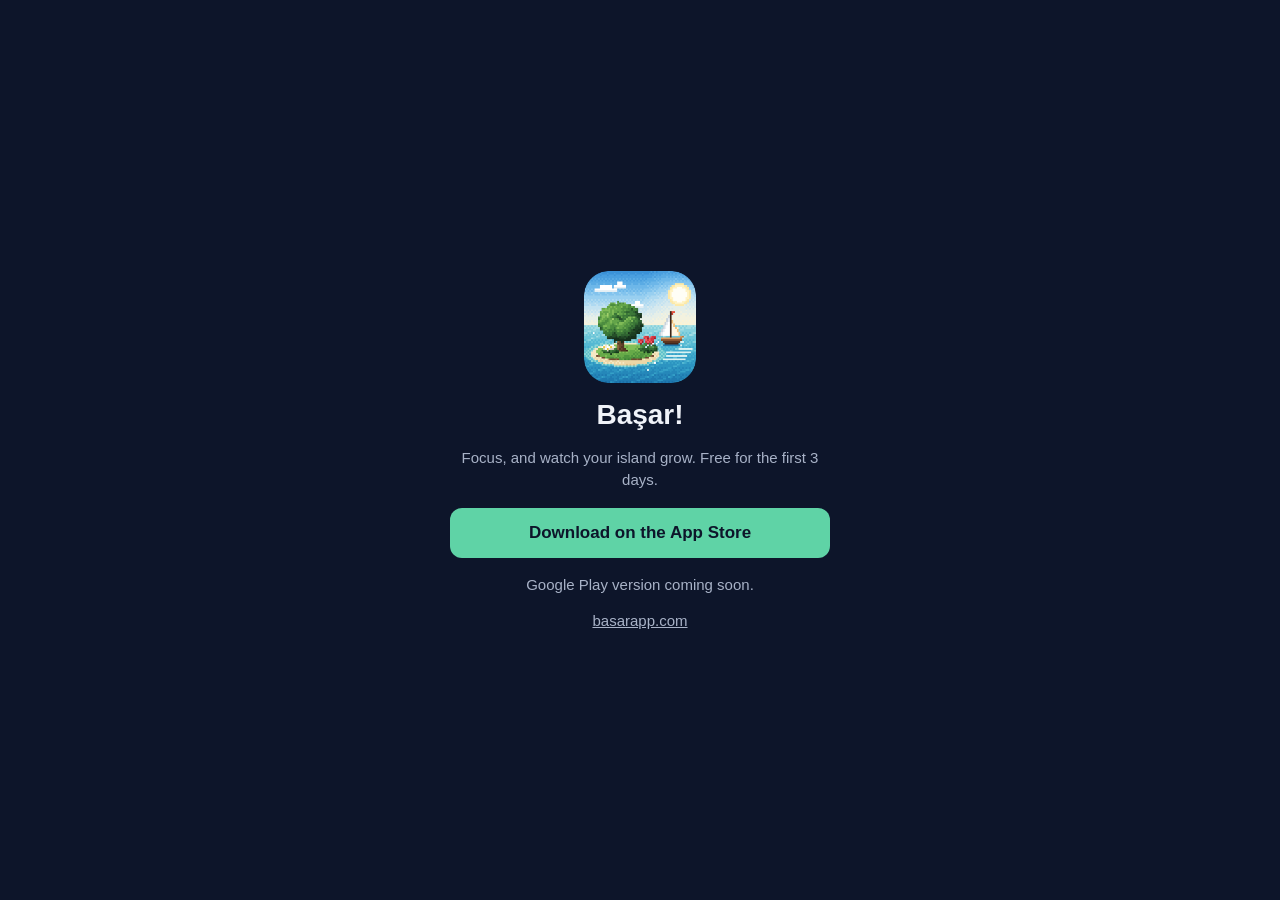
<file: indir/index.html>
<!doctype html>
<html lang="tr">
<head>
<meta charset="utf-8">
<meta name="viewport" content="width=device-width,initial-scale=1">
<title>Başar! · İndir</title>
<meta name="description" content="Başar! App Store'da. Odaklan, adan büyüsün.">
<link rel="icon" href="../favicon-64.png">
<style>
  :root{color-scheme:dark}
  body{margin:0;min-height:100vh;display:flex;align-items:center;justify-content:center;font-family:-apple-system,BlinkMacSystemFont,"Segoe UI",Roboto,sans-serif;background:#0d152a;color:#f0f3f9;text-align:center}
  .box{max-width:380px;padding:28px 20px;display:flex;flex-direction:column;gap:16px;align-items:center}
  img{width:112px;height:112px;border-radius:24px}
  h1{margin:0;font-size:28px}
  p{margin:0;color:#a8b2c7;font-size:15px;line-height:1.5}
  a.btn{display:block;width:100%;box-sizing:border-box;padding:15px;border-radius:12px;background:#5fd3a6;color:#0d152a;font-weight:700;font-size:17px;text-decoration:none}
  a.sub{color:#a8b2c7;font-size:15px}
</style>
</head>
<body>
<div class="box">
  <img src="../icon-192.png" alt="Başar!">
  <h1>Başar!</h1>
  <p id="msg">Odaklan, adan büyüsün. İlk 3 gün ücretsiz.</p>
  <a class="btn" id="go" href="https://apps.apple.com/app/id6821430105">App Store'dan indir</a>
  <p id="gp">Google Play sürümü yakında.</p>
  <a class="sub" href="https://basarapp.com/">basarapp.com</a>
</div>
<script>
// iPhone/iPad'de doğrudan App Store açılır; diğer cihazlarda bu sayfa kalır.
(function(){
  var ua=navigator.userAgent||"", ios=/iPhone|iPad|iPod/.test(ua)||(/Macintosh/.test(ua)&&navigator.maxTouchPoints>1);
  if(!/^tr/i.test(navigator.language||"tr")){
    document.documentElement.lang="en";
    document.getElementById("msg").textContent="Focus, and watch your island grow. Free for the first 3 days.";
    document.getElementById("go").textContent="Download on the App Store";
    document.getElementById("gp").textContent="Google Play version coming soon.";
  }
  if(ios) setTimeout(function(){ location.replace("https://apps.apple.com/app/id6821430105"); }, 300);
})();
</script>
</body>
</html>
</file>
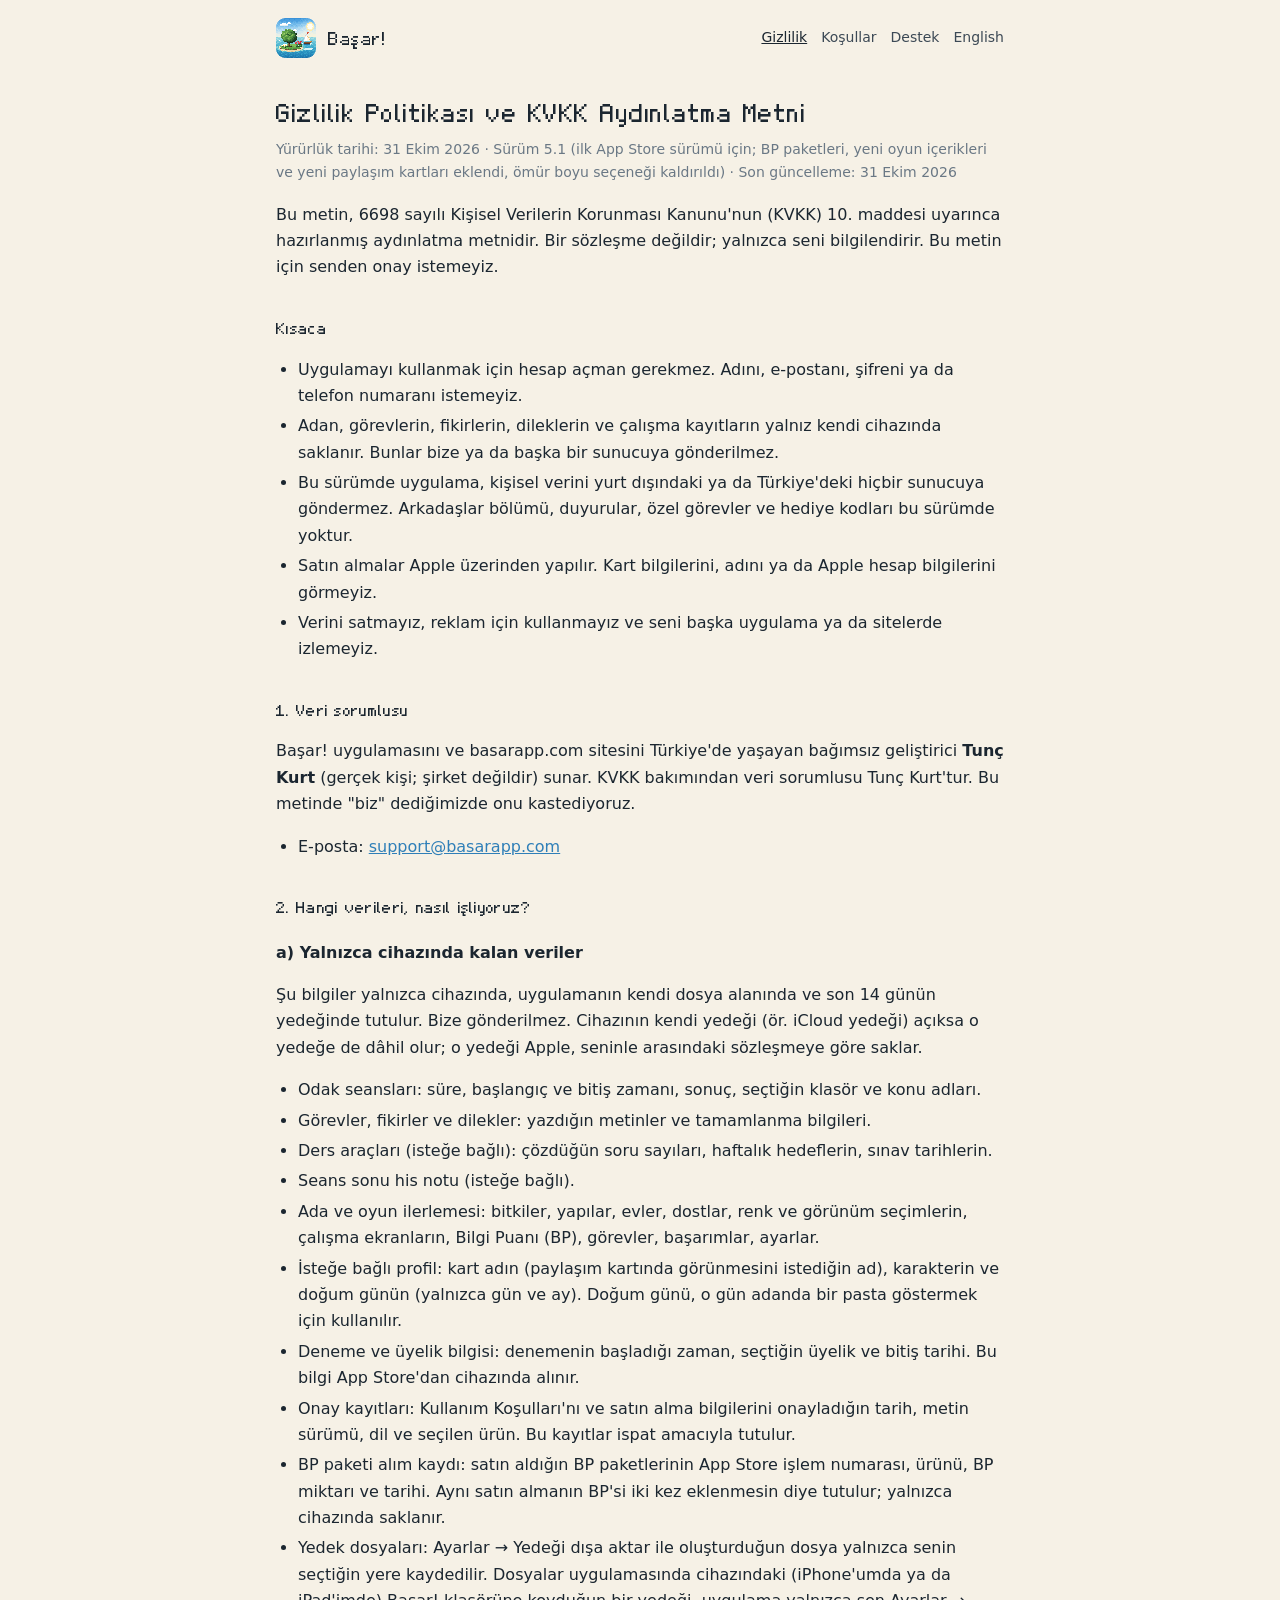
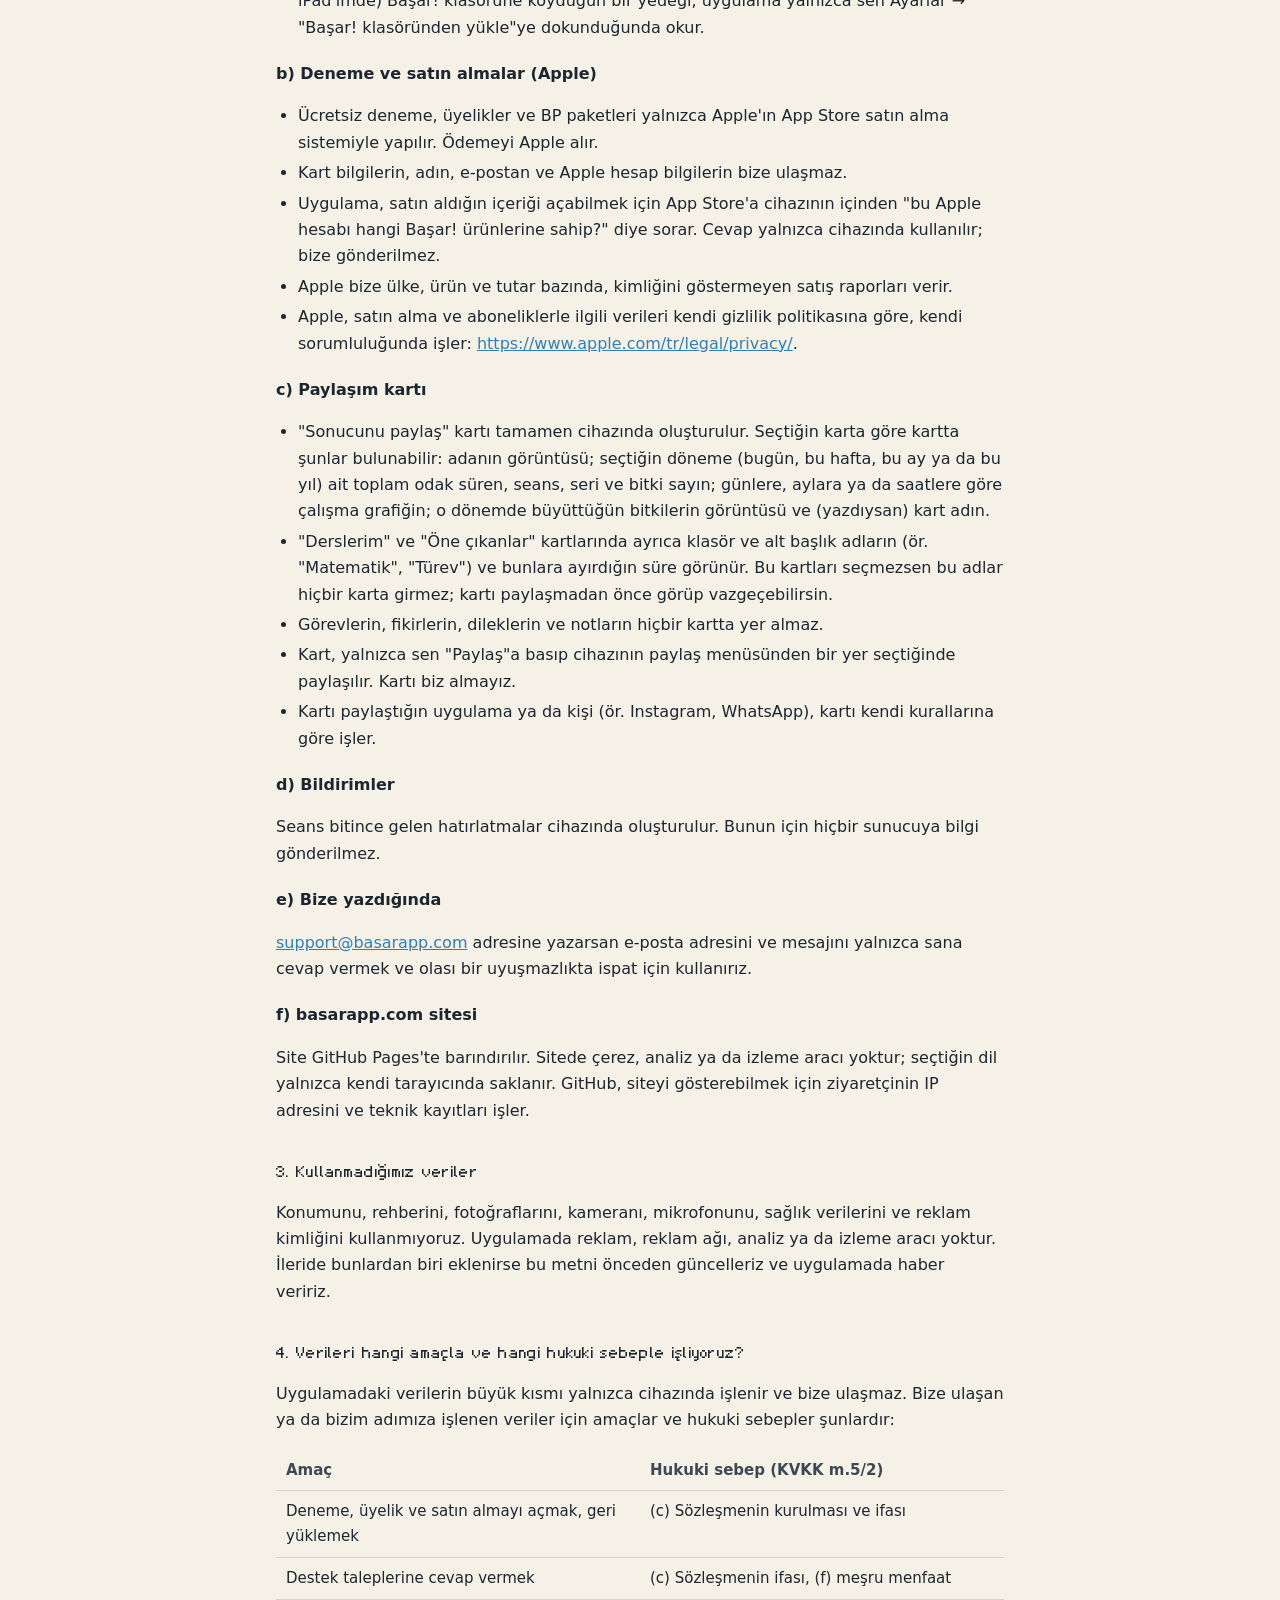
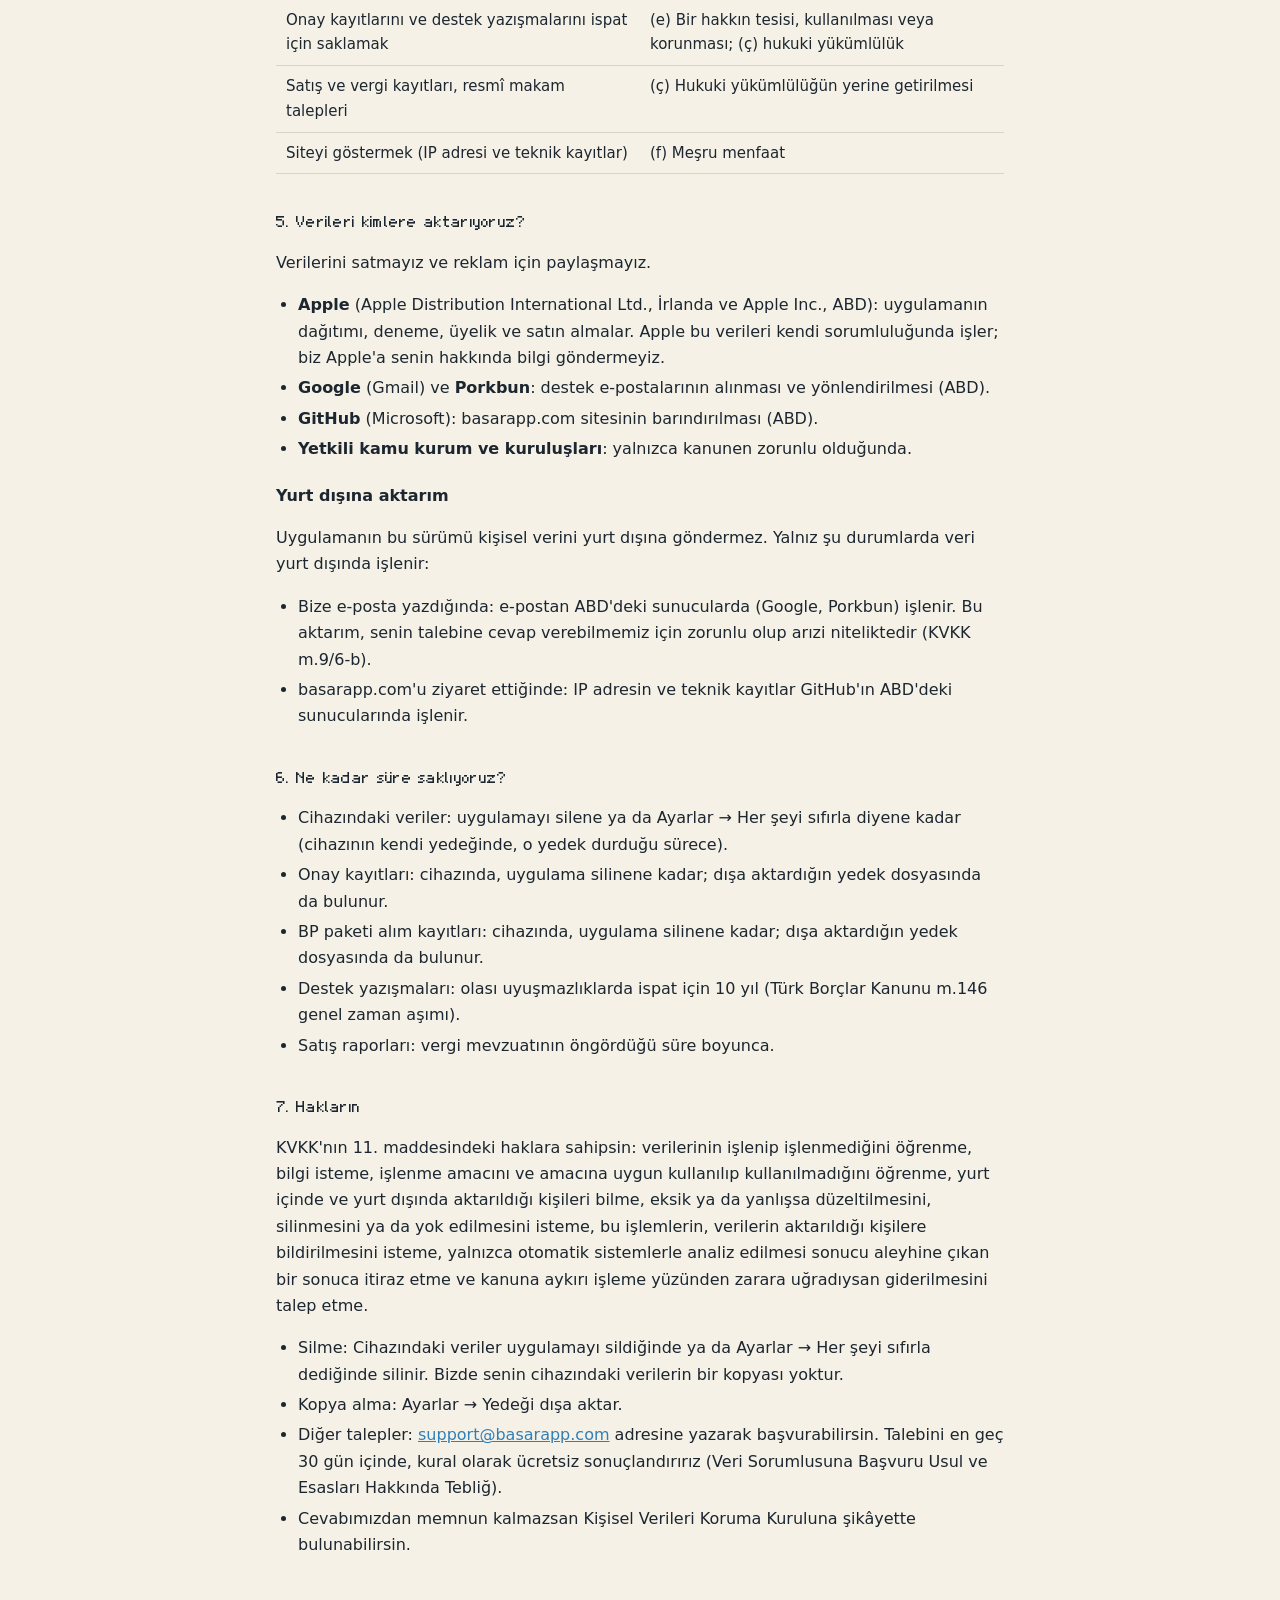
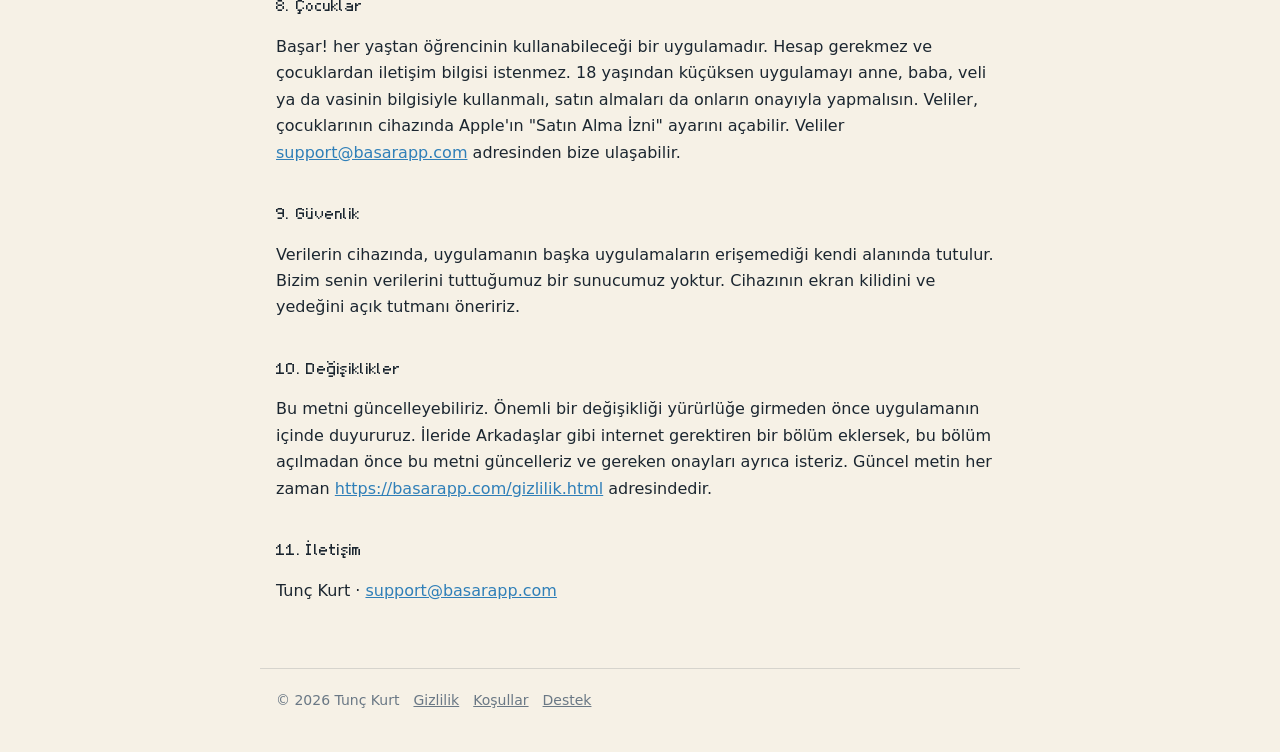
<file: gizlilik.html>
<!doctype html>
<html lang="tr">
<head>
<meta charset="utf-8">
<meta name="viewport" content="width=device-width, initial-scale=1">
<title>Gizlilik Politikası · Başar!</title>
<link rel="icon" href="favicon-64.png">
<link rel="apple-touch-icon" href="apple-touch-icon.png">
<link rel="stylesheet" href="yasal.css">
</head>
<body>
<header class="ust">
  <img src="icon-192.png" alt=""><a class="ad" href="index.html">Başar!</a>
  <nav><a href="gizlilik.html" aria-current="page">Gizlilik</a><a href="kosullar.html">Koşullar</a><a href="index.html#iletisim">Destek</a><a href="en/privacy.html" lang="en">English</a></nav>
</header>
<main>
<h1 id="gizlilik-politikası-ve-kvkk-aydınlatma-metni">Gizlilik Politikası ve KVKK Aydınlatma Metni</h1>
<p class="tarih">Yürürlük tarihi: 31 Ekim 2026 · Sürüm 5.1 (ilk App Store sürümü için; BP paketleri, yeni oyun içerikleri ve yeni paylaşım kartları eklendi, ömür boyu seçeneği kaldırıldı) · Son güncelleme: 31 Ekim 2026</p>
<p>Bu metin, 6698 sayılı Kişisel Verilerin Korunması Kanunu'nun (KVKK) 10. maddesi uyarınca hazırlanmış aydınlatma metnidir. Bir sözleşme değildir; yalnızca seni bilgilendirir. Bu metin için senden onay istemeyiz.</p>
<h2 id="kısaca">Kısaca</h2>
<ul>
<li>Uygulamayı kullanmak için hesap açman gerekmez. Adını, e-postanı, şifreni ya da telefon numaranı istemeyiz.</li>
<li>Adan, görevlerin, fikirlerin, dileklerin ve çalışma kayıtların yalnız kendi cihazında saklanır. Bunlar bize ya da başka bir sunucuya gönderilmez.</li>
<li>Bu sürümde uygulama, kişisel verini yurt dışındaki ya da Türkiye'deki hiçbir sunucuya göndermez. Arkadaşlar bölümü, duyurular, özel görevler ve hediye kodları bu sürümde yoktur.</li>
<li>Satın almalar Apple üzerinden yapılır. Kart bilgilerini, adını ya da Apple hesap bilgilerini görmeyiz.</li>
<li>Verini satmayız, reklam için kullanmayız ve seni başka uygulama ya da sitelerde izlemeyiz.</li>
</ul>
<h2 id="veri-sorumlusu">1. Veri sorumlusu</h2>
<p>Başar! uygulamasını ve basarapp.com sitesini Türkiye'de yaşayan bağımsız geliştirici <strong>Tunç Kurt</strong> (gerçek kişi; şirket değildir) sunar. KVKK bakımından veri sorumlusu Tunç Kurt'tur. Bu metinde "biz" dediğimizde onu kastediyoruz.</p>
<ul>
<li>E-posta: <a href="mailto:support@basarapp.com" class="email">support@basarapp.com</a></li>
</ul>
<h2 id="hangi-verileri-nasıl-işliyoruz">2. Hangi verileri, nasıl işliyoruz?</h2>
<h3 id="a-yalnızca-cihazında-kalan-veriler">a) Yalnızca cihazında kalan veriler</h3>
<p>Şu bilgiler yalnızca cihazında, uygulamanın kendi dosya alanında ve son 14 günün yedeğinde tutulur. Bize gönderilmez. Cihazının kendi yedeği (ör. iCloud yedeği) açıksa o yedeğe de dâhil olur; o yedeği Apple, seninle arasındaki sözleşmeye göre saklar.</p>
<ul>
<li>Odak seansları: süre, başlangıç ve bitiş zamanı, sonuç, seçtiğin klasör ve konu adları.</li>
<li>Görevler, fikirler ve dilekler: yazdığın metinler ve tamamlanma bilgileri.</li>
<li>Ders araçları (isteğe bağlı): çözdüğün soru sayıları, haftalık hedeflerin, sınav tarihlerin.</li>
<li>Seans sonu his notu (isteğe bağlı).</li>
<li>Ada ve oyun ilerlemesi: bitkiler, yapılar, evler, dostlar, renk ve görünüm seçimlerin, çalışma ekranların, Bilgi Puanı (BP), görevler, başarımlar, ayarlar.</li>
<li>İsteğe bağlı profil: kart adın (paylaşım kartında görünmesini istediğin ad), karakterin ve doğum günün (yalnızca gün ve ay). Doğum günü, o gün adanda bir pasta göstermek için kullanılır.</li>
<li>Deneme ve üyelik bilgisi: denemenin başladığı zaman, seçtiğin üyelik ve bitiş tarihi. Bu bilgi App Store'dan cihazında alınır.</li>
<li>Onay kayıtları: Kullanım Koşulları'nı ve satın alma bilgilerini onayladığın tarih, metin sürümü, dil ve seçilen ürün. Bu kayıtlar ispat amacıyla tutulur.</li>
<li>BP paketi alım kaydı: satın aldığın BP paketlerinin App Store işlem numarası, ürünü, BP miktarı ve tarihi. Aynı satın almanın BP'si iki kez eklenmesin diye tutulur; yalnızca cihazında saklanır.</li>
<li>Yedek dosyaları: Ayarlar → Yedeği dışa aktar ile oluşturduğun dosya yalnızca senin seçtiğin yere kaydedilir. Dosyalar uygulamasında cihazındaki (iPhone'umda ya da iPad'imde) Başar! klasörüne koyduğun bir yedeği, uygulama yalnızca sen Ayarlar → "Başar! klasöründen yükle"ye dokunduğunda okur.</li>
</ul>
<h3 id="b-deneme-ve-satın-almalar-apple">b) Deneme ve satın almalar (Apple)</h3>
<ul>
<li>Ücretsiz deneme, üyelikler ve BP paketleri yalnızca Apple'ın App Store satın alma sistemiyle yapılır. Ödemeyi Apple alır.</li>
<li>Kart bilgilerin, adın, e-postan ve Apple hesap bilgilerin bize ulaşmaz.</li>
<li>Uygulama, satın aldığın içeriği açabilmek için App Store'a cihazının içinden "bu Apple hesabı hangi Başar! ürünlerine sahip?" diye sorar. Cevap yalnızca cihazında kullanılır; bize gönderilmez.</li>
<li>Apple bize ülke, ürün ve tutar bazında, kimliğini göstermeyen satış raporları verir.</li>
<li>Apple, satın alma ve aboneliklerle ilgili verileri kendi gizlilik politikasına göre, kendi sorumluluğunda işler: <a href="https://www.apple.com/tr/legal/privacy/" class="uri">https://www.apple.com/tr/legal/privacy/</a>.</li>
</ul>
<h3 id="c-paylaşım-kartı">c) Paylaşım kartı</h3>
<ul>
<li>"Sonucunu paylaş" kartı tamamen cihazında oluşturulur. Seçtiğin karta göre kartta şunlar bulunabilir: adanın görüntüsü; seçtiğin döneme (bugün, bu hafta, bu ay ya da bu yıl) ait toplam odak süren, seans, seri ve bitki sayın; günlere, aylara ya da saatlere göre çalışma grafiğin; o dönemde büyüttüğün bitkilerin görüntüsü ve (yazdıysan) kart adın.</li>
<li>"Derslerim" ve "Öne çıkanlar" kartlarında ayrıca klasör ve alt başlık adların (ör. "Matematik", "Türev") ve bunlara ayırdığın süre görünür. Bu kartları seçmezsen bu adlar hiçbir karta girmez; kartı paylaşmadan önce görüp vazgeçebilirsin.</li>
<li>Görevlerin, fikirlerin, dileklerin ve notların hiçbir kartta yer almaz.</li>
<li>Kart, yalnızca sen "Paylaş"a basıp cihazının paylaş menüsünden bir yer seçtiğinde paylaşılır. Kartı biz almayız.</li>
<li>Kartı paylaştığın uygulama ya da kişi (ör. Instagram, WhatsApp), kartı kendi kurallarına göre işler.</li>
</ul>
<h3 id="d-bildirimler">d) Bildirimler</h3>
<p>Seans bitince gelen hatırlatmalar cihazında oluşturulur. Bunun için hiçbir sunucuya bilgi gönderilmez.</p>
<h3 id="e-bize-yazdığında">e) Bize yazdığında</h3>
<p><a href="mailto:support@basarapp.com" class="email">support@basarapp.com</a> adresine yazarsan e-posta adresini ve mesajını yalnızca sana cevap vermek ve olası bir uyuşmazlıkta ispat için kullanırız.</p>
<h3 id="f-basarapp.com-sitesi">f) basarapp.com sitesi</h3>
<p>Site GitHub Pages'te barındırılır. Sitede çerez, analiz ya da izleme aracı yoktur; seçtiğin dil yalnızca kendi tarayıcında saklanır. GitHub, siteyi gösterebilmek için ziyaretçinin IP adresini ve teknik kayıtları işler.</p>
<h2 id="kullanmadığımız-veriler">3. Kullanmadığımız veriler</h2>
<p>Konumunu, rehberini, fotoğraflarını, kameranı, mikrofonunu, sağlık verilerini ve reklam kimliğini kullanmıyoruz. Uygulamada reklam, reklam ağı, analiz ya da izleme aracı yoktur. İleride bunlardan biri eklenirse bu metni önceden güncelleriz ve uygulamada haber veririz.</p>
<h2 id="verileri-hangi-amaçla-ve-hangi-hukuki-sebeple-işliyoruz">4. Verileri hangi amaçla ve hangi hukuki sebeple işliyoruz?</h2>
<p>Uygulamadaki verilerin büyük kısmı yalnızca cihazında işlenir ve bize ulaşmaz. Bize ulaşan ya da bizim adımıza işlenen veriler için amaçlar ve hukuki sebepler şunlardır:</p>
<table>
<colgroup>
<col style="width: 50%" />
<col style="width: 50%" />
</colgroup>
<thead>
<tr class="header">
<th>Amaç</th>
<th>Hukuki sebep (KVKK m.5/2)</th>
</tr>
</thead>
<tbody>
<tr class="odd">
<td>Deneme, üyelik ve satın almayı açmak, geri yüklemek</td>
<td>(c) Sözleşmenin kurulması ve ifası</td>
</tr>
<tr class="even">
<td>Destek taleplerine cevap vermek</td>
<td>(c) Sözleşmenin ifası, (f) meşru menfaat</td>
</tr>
<tr class="odd">
<td>Onay kayıtlarını ve destek yazışmalarını ispat için saklamak</td>
<td>(e) Bir hakkın tesisi, kullanılması veya korunması; (ç) hukuki yükümlülük</td>
</tr>
<tr class="even">
<td>Satış ve vergi kayıtları, resmî makam talepleri</td>
<td>(ç) Hukuki yükümlülüğün yerine getirilmesi</td>
</tr>
<tr class="odd">
<td>Siteyi göstermek (IP adresi ve teknik kayıtlar)</td>
<td>(f) Meşru menfaat</td>
</tr>
</tbody>
</table>
<h2 id="verileri-kimlere-aktarıyoruz">5. Verileri kimlere aktarıyoruz?</h2>
<p>Verilerini satmayız ve reklam için paylaşmayız.</p>
<ul>
<li><strong>Apple</strong> (Apple Distribution International Ltd., İrlanda ve Apple Inc., ABD): uygulamanın dağıtımı, deneme, üyelik ve satın almalar. Apple bu verileri kendi sorumluluğunda işler; biz Apple'a senin hakkında bilgi göndermeyiz.</li>
<li><strong>Google</strong> (Gmail) ve <strong>Porkbun</strong>: destek e-postalarının alınması ve yönlendirilmesi (ABD).</li>
<li><strong>GitHub</strong> (Microsoft): basarapp.com sitesinin barındırılması (ABD).</li>
<li><strong>Yetkili kamu kurum ve kuruluşları</strong>: yalnızca kanunen zorunlu olduğunda.</li>
</ul>
<h3 id="yurt-dışına-aktarım">Yurt dışına aktarım</h3>
<p>Uygulamanın bu sürümü kişisel verini yurt dışına göndermez. Yalnız şu durumlarda veri yurt dışında işlenir:</p>
<ul>
<li>Bize e-posta yazdığında: e-postan ABD'deki sunucularda (Google, Porkbun) işlenir. Bu aktarım, senin talebine cevap verebilmemiz için zorunlu olup arızi niteliktedir (KVKK m.9/6-b).</li>
<li>basarapp.com'u ziyaret ettiğinde: IP adresin ve teknik kayıtlar GitHub'ın ABD'deki sunucularında işlenir.</li>
</ul>
<h2 id="ne-kadar-süre-saklıyoruz">6. Ne kadar süre saklıyoruz?</h2>
<ul>
<li>Cihazındaki veriler: uygulamayı silene ya da Ayarlar → Her şeyi sıfırla diyene kadar (cihazının kendi yedeğinde, o yedek durduğu sürece).</li>
<li>Onay kayıtları: cihazında, uygulama silinene kadar; dışa aktardığın yedek dosyasında da bulunur.</li>
<li>BP paketi alım kayıtları: cihazında, uygulama silinene kadar; dışa aktardığın yedek dosyasında da bulunur.</li>
<li>Destek yazışmaları: olası uyuşmazlıklarda ispat için 10 yıl (Türk Borçlar Kanunu m.146 genel zaman aşımı).</li>
<li>Satış raporları: vergi mevzuatının öngördüğü süre boyunca.</li>
</ul>
<h2 id="hakların">7. Hakların</h2>
<p>KVKK'nın 11. maddesindeki haklara sahipsin: verilerinin işlenip işlenmediğini öğrenme, bilgi isteme, işlenme amacını ve amacına uygun kullanılıp kullanılmadığını öğrenme, yurt içinde ve yurt dışında aktarıldığı kişileri bilme, eksik ya da yanlışsa düzeltilmesini, silinmesini ya da yok edilmesini isteme, bu işlemlerin, verilerin aktarıldığı kişilere bildirilmesini isteme, yalnızca otomatik sistemlerle analiz edilmesi sonucu aleyhine çıkan bir sonuca itiraz etme ve kanuna aykırı işleme yüzünden zarara uğradıysan giderilmesini talep etme.</p>
<ul>
<li>Silme: Cihazındaki veriler uygulamayı sildiğinde ya da Ayarlar → Her şeyi sıfırla dediğinde silinir. Bizde senin cihazındaki verilerin bir kopyası yoktur.</li>
<li>Kopya alma: Ayarlar → Yedeği dışa aktar.</li>
<li>Diğer talepler: <a href="mailto:support@basarapp.com" class="email">support@basarapp.com</a> adresine yazarak başvurabilirsin. Talebini en geç 30 gün içinde, kural olarak ücretsiz sonuçlandırırız (Veri Sorumlusuna Başvuru Usul ve Esasları Hakkında Tebliğ).</li>
<li>Cevabımızdan memnun kalmazsan Kişisel Verileri Koruma Kuruluna şikâyette bulunabilirsin.</li>
</ul>
<h2 id="çocuklar">8. Çocuklar</h2>
<p>Başar! her yaştan öğrencinin kullanabileceği bir uygulamadır. Hesap gerekmez ve çocuklardan iletişim bilgisi istenmez. 18 yaşından küçüksen uygulamayı anne, baba, veli ya da vasinin bilgisiyle kullanmalı, satın almaları da onların onayıyla yapmalısın. Veliler, çocuklarının cihazında Apple'ın "Satın Alma İzni" ayarını açabilir. Veliler <a href="mailto:support@basarapp.com" class="email">support@basarapp.com</a> adresinden bize ulaşabilir.</p>
<h2 id="güvenlik">9. Güvenlik</h2>
<p>Verilerin cihazında, uygulamanın başka uygulamaların erişemediği kendi alanında tutulur. Bizim senin verilerini tuttuğumuz bir sunucumuz yoktur. Cihazının ekran kilidini ve yedeğini açık tutmanı öneririz.</p>
<h2 id="değişiklikler">10. Değişiklikler</h2>
<p>Bu metni güncelleyebiliriz. Önemli bir değişikliği yürürlüğe girmeden önce uygulamanın içinde duyururuz. İleride Arkadaşlar gibi internet gerektiren bir bölüm eklersek, bu bölüm açılmadan önce bu metni güncelleriz ve gereken onayları ayrıca isteriz. Güncel metin her zaman <a href="https://basarapp.com/gizlilik.html" class="uri">https://basarapp.com/gizlilik.html</a> adresindedir.</p>
<h2 id="iletişim">11. İletişim</h2>
<p>Tunç Kurt · <a href="mailto:support@basarapp.com" class="email">support@basarapp.com</a></p>

</main>
<footer class="alt"><span>© 2026 Tunç Kurt</span><a href="gizlilik.html">Gizlilik</a><a href="kosullar.html">Koşullar</a><a href="index.html#iletisim">Destek</a></footer>
</body>
</html>
</file>
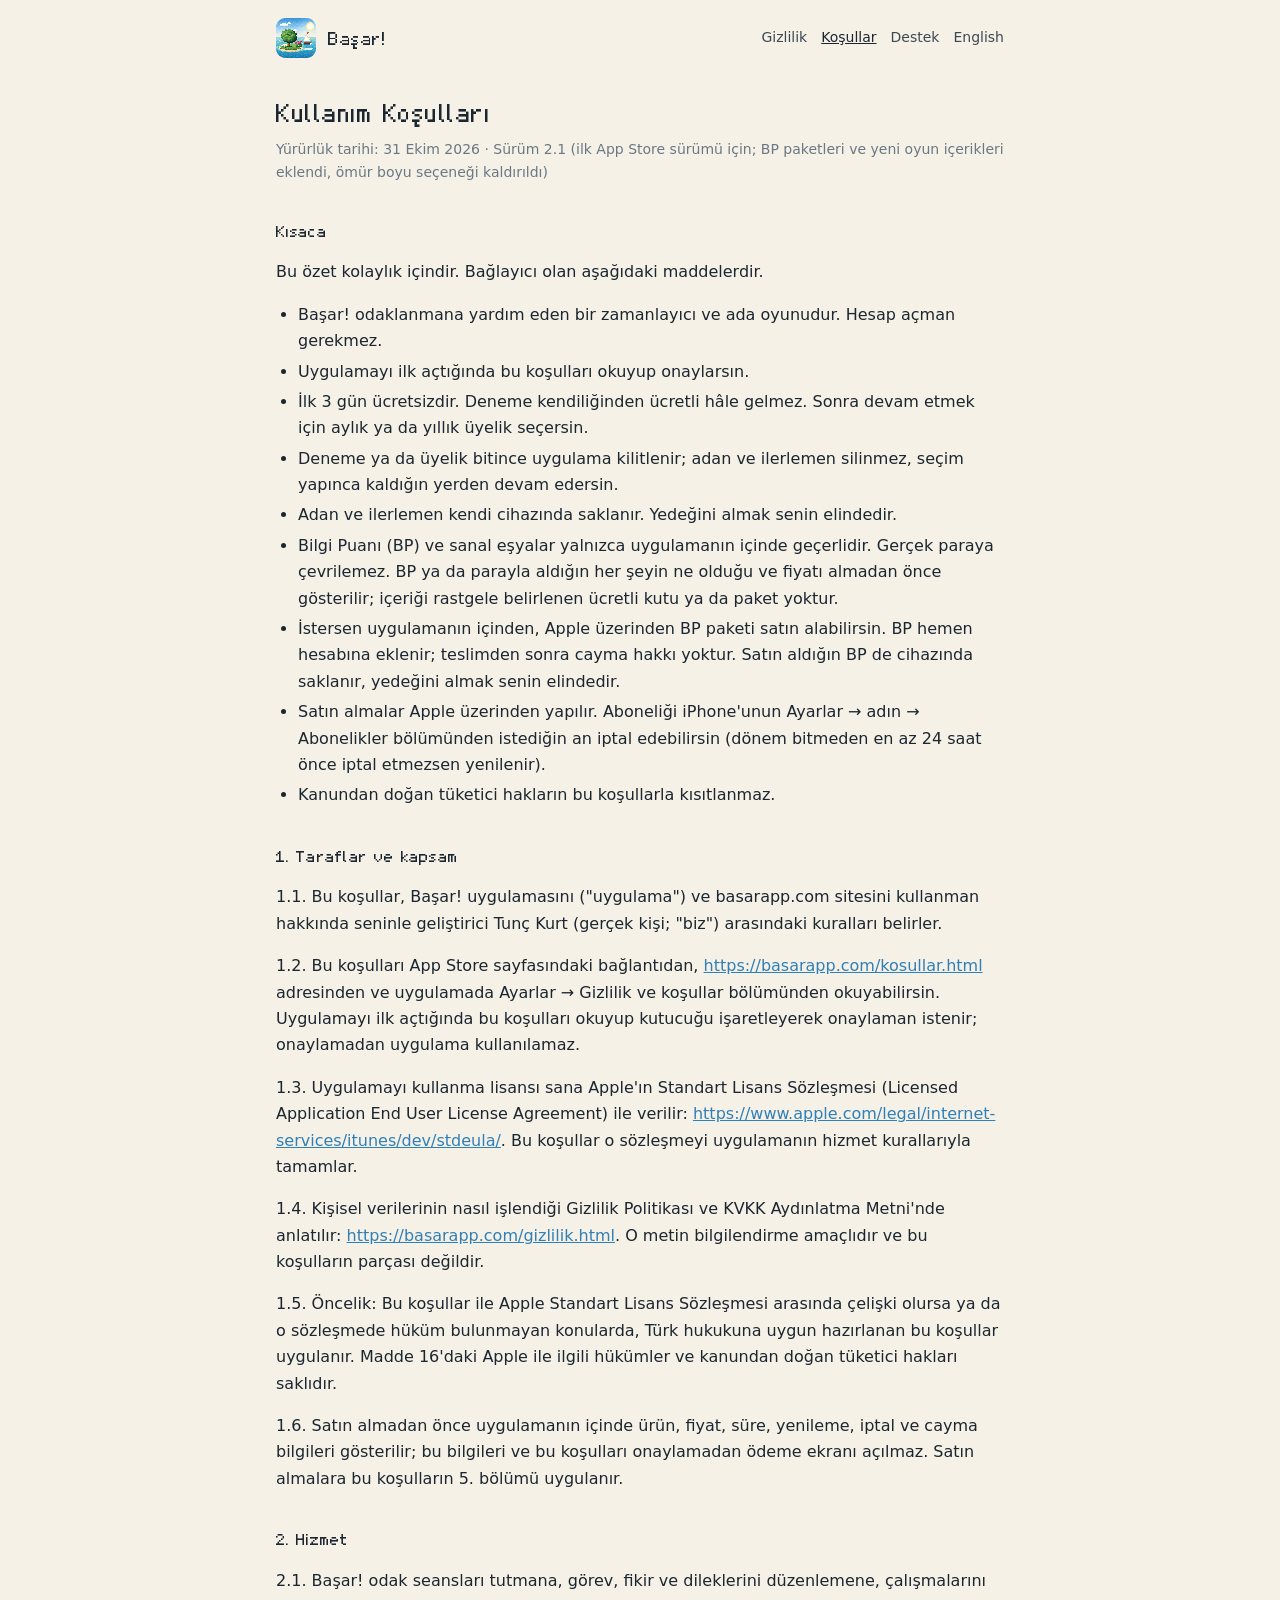
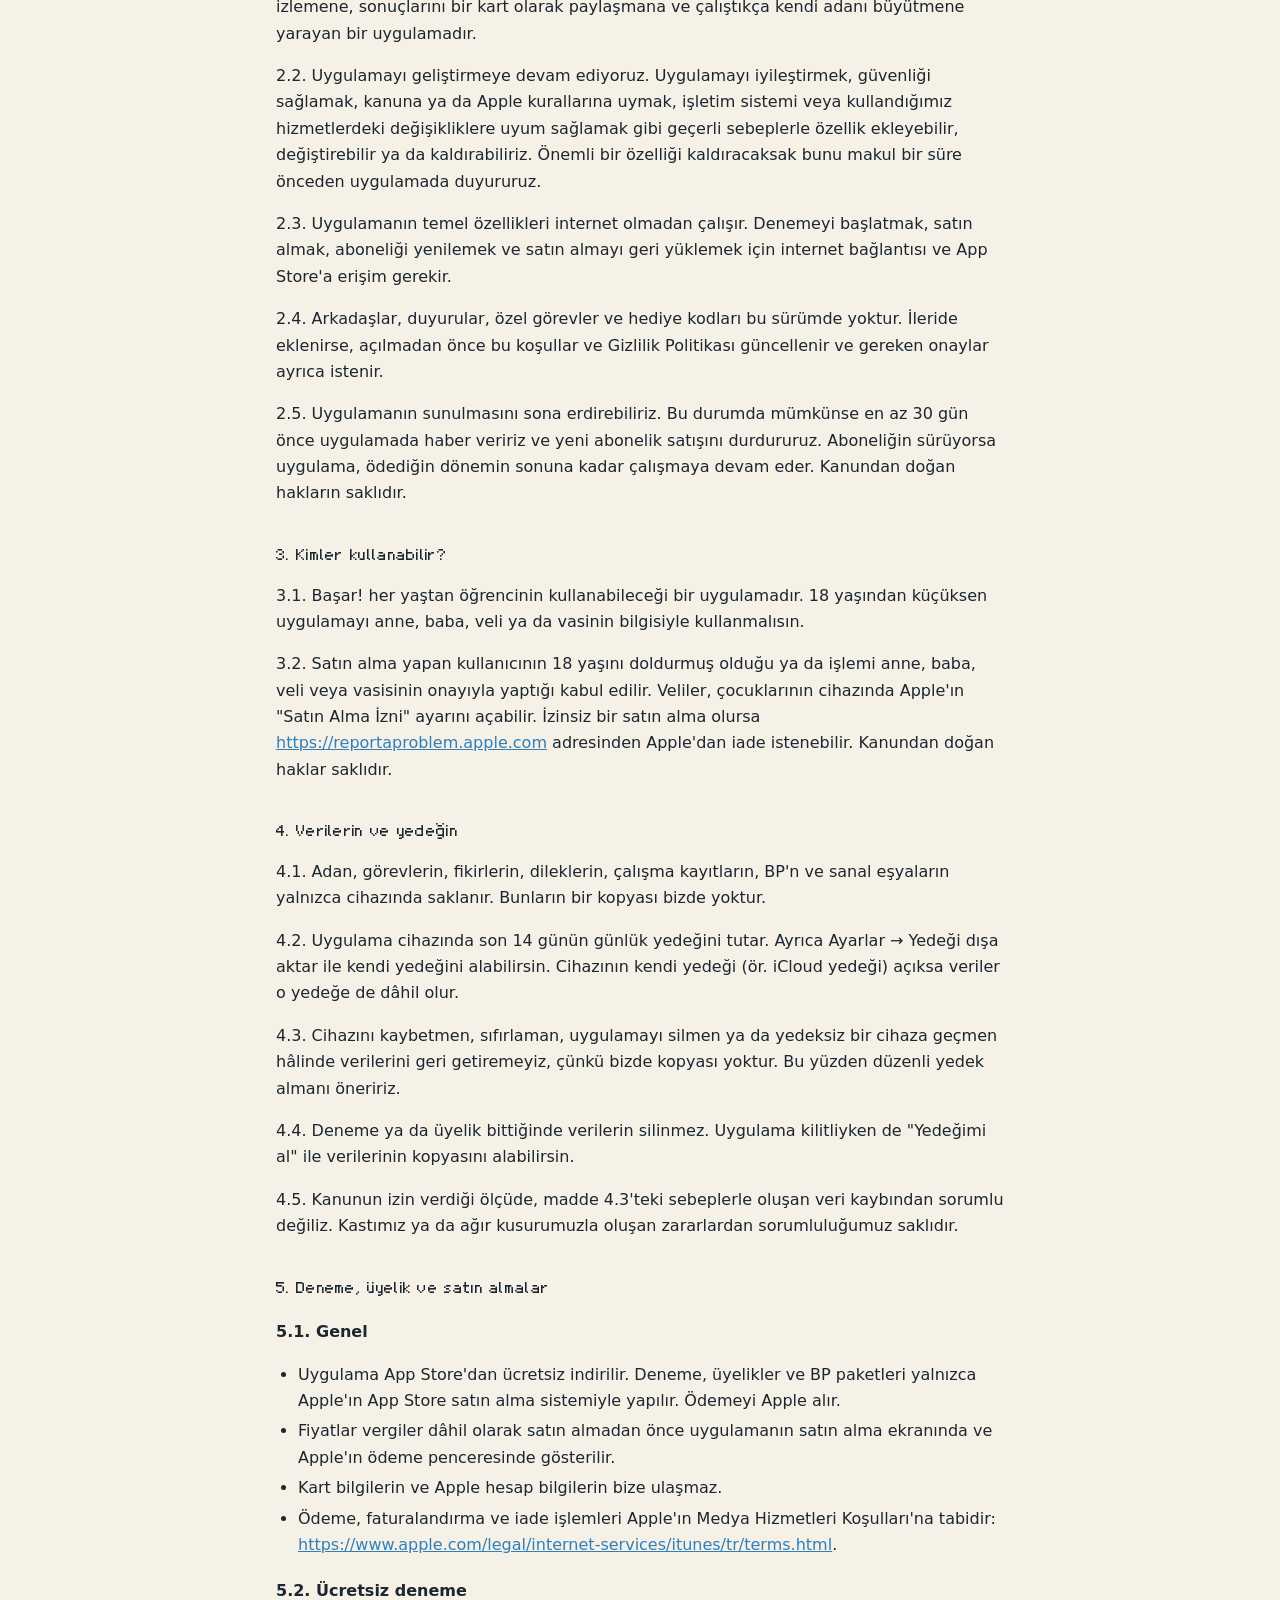
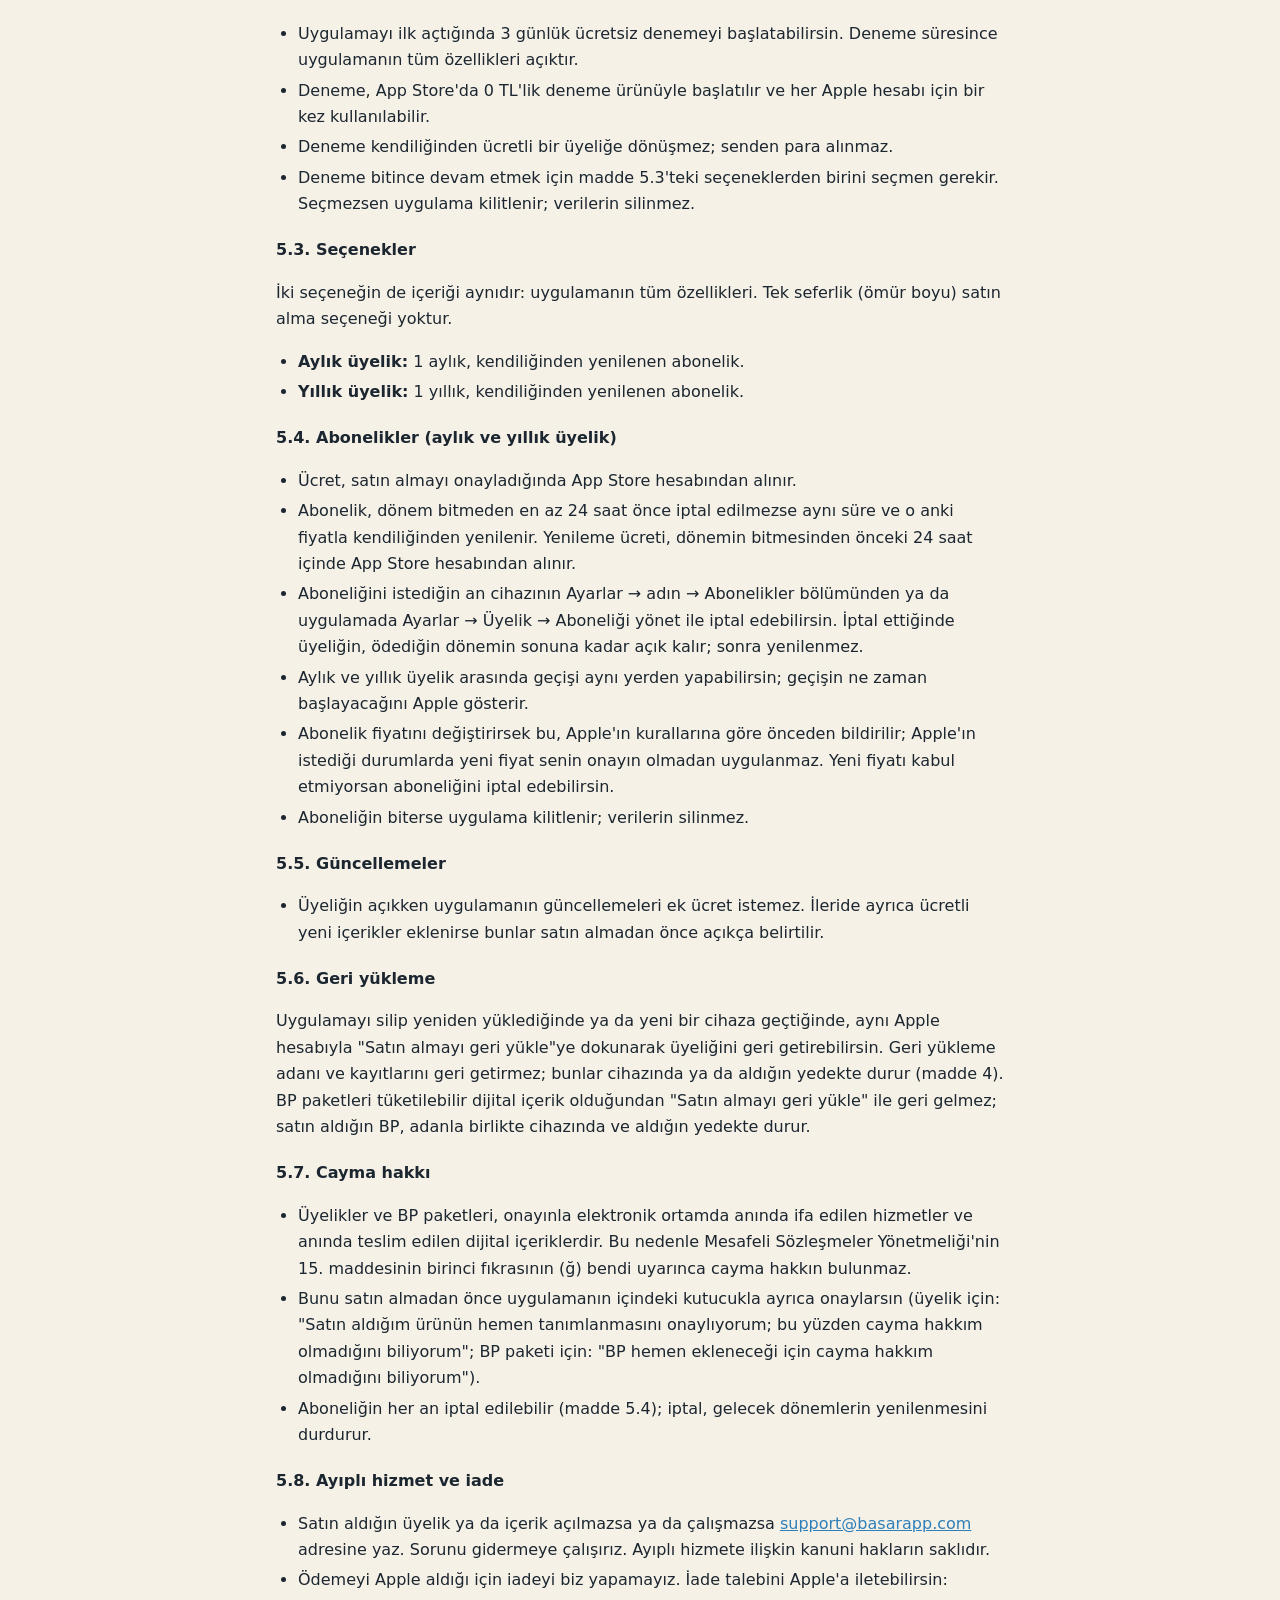
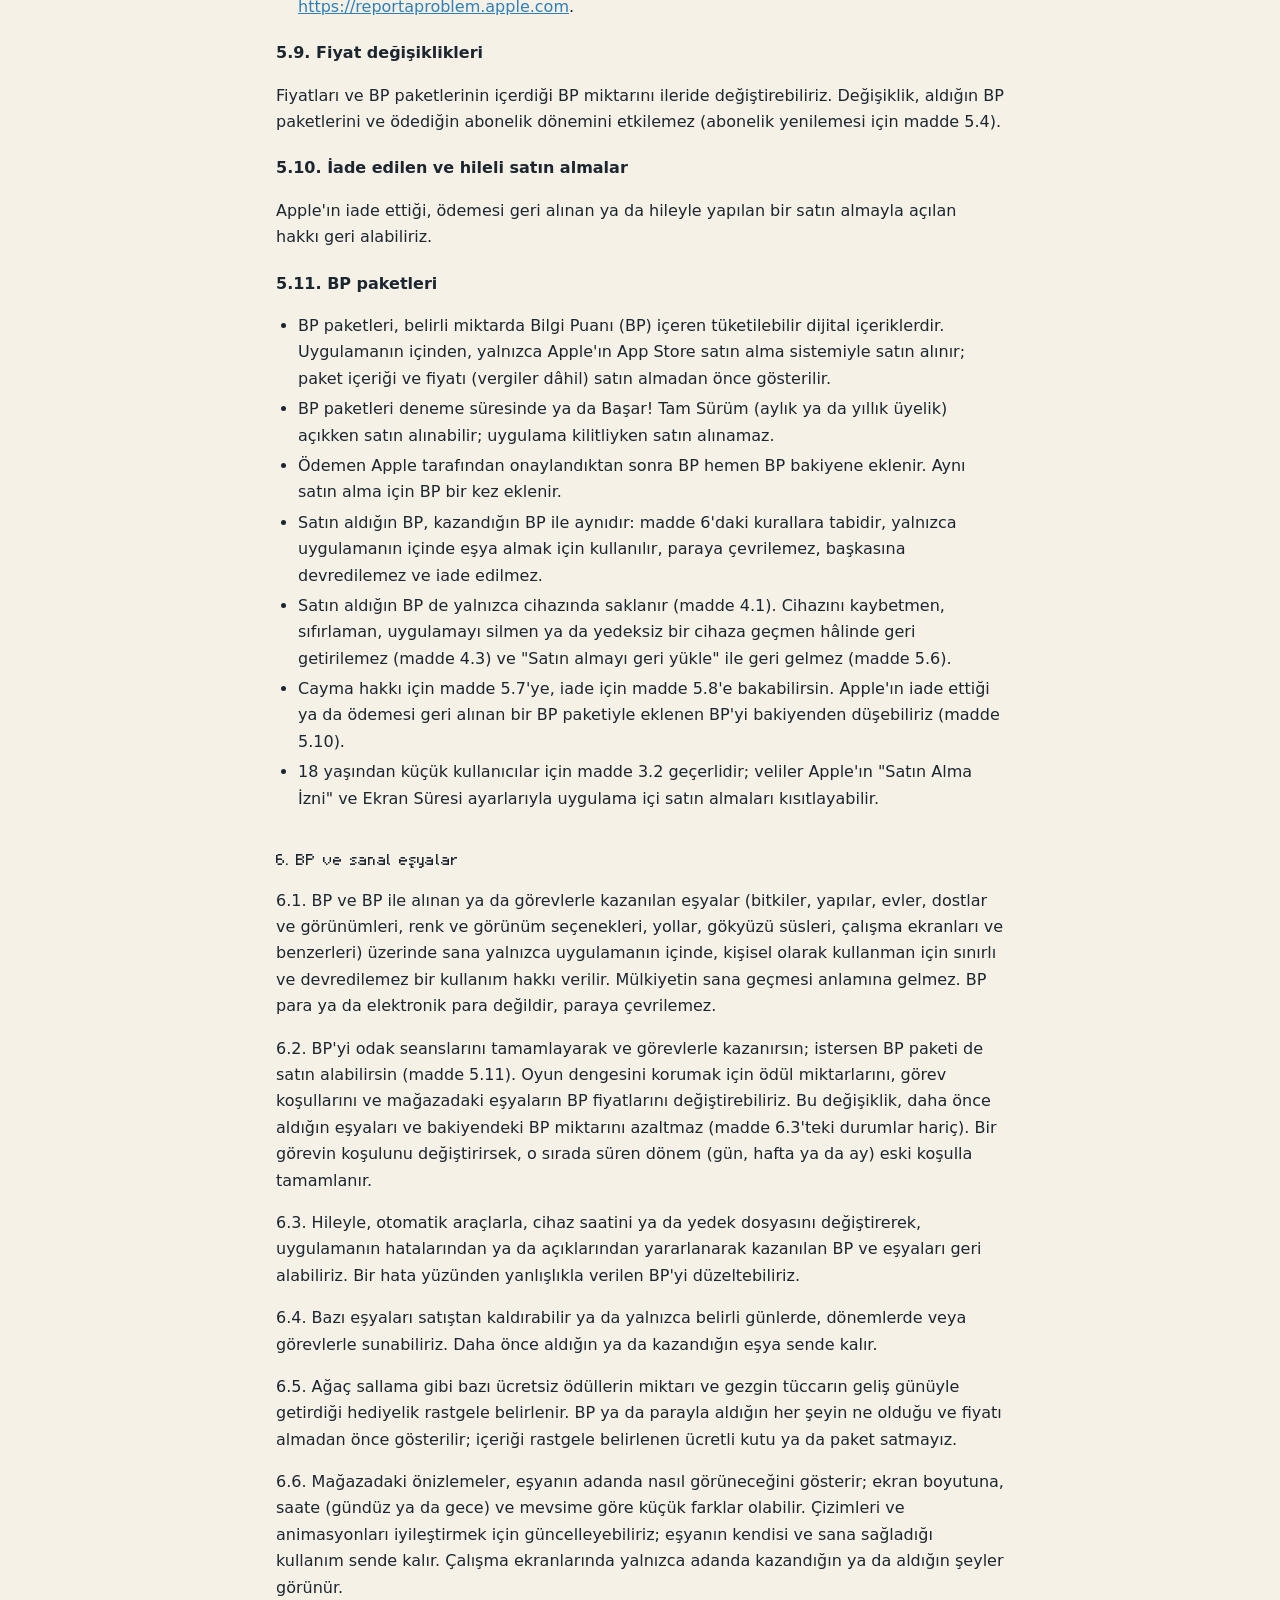
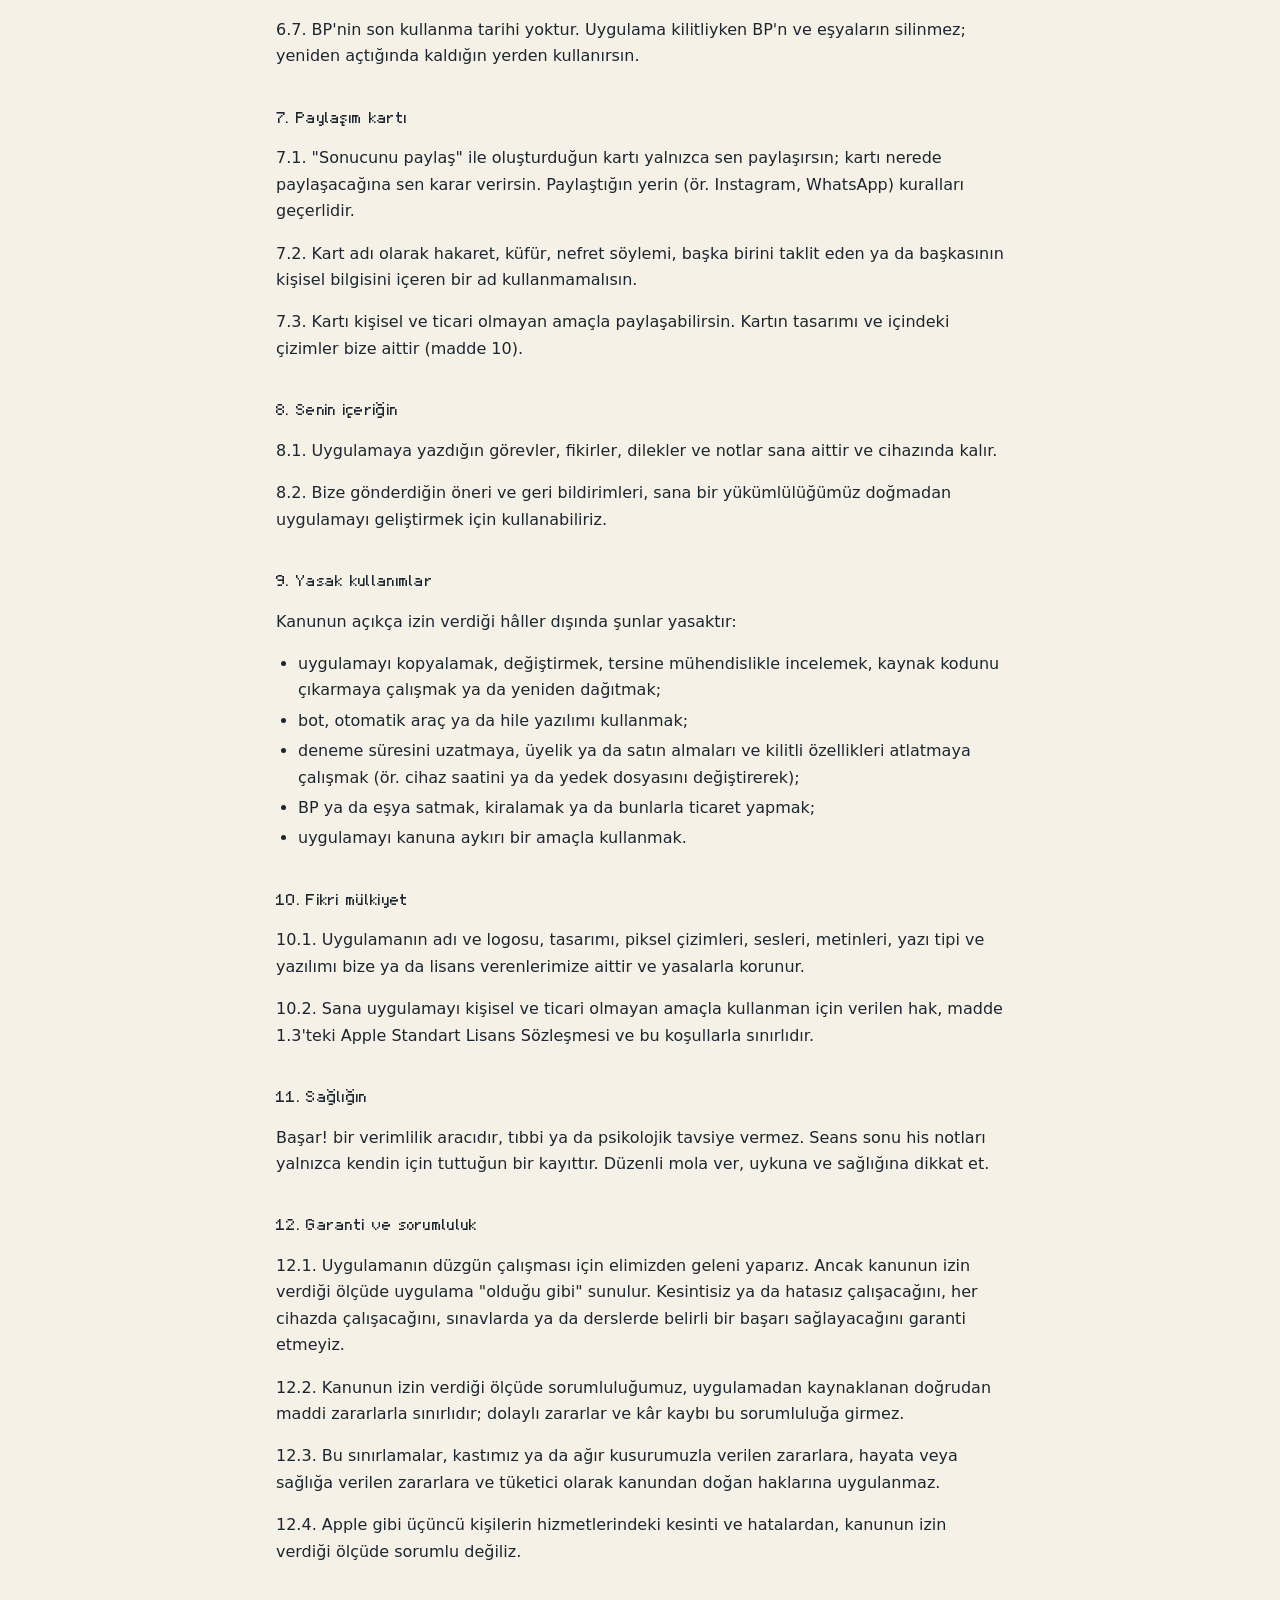
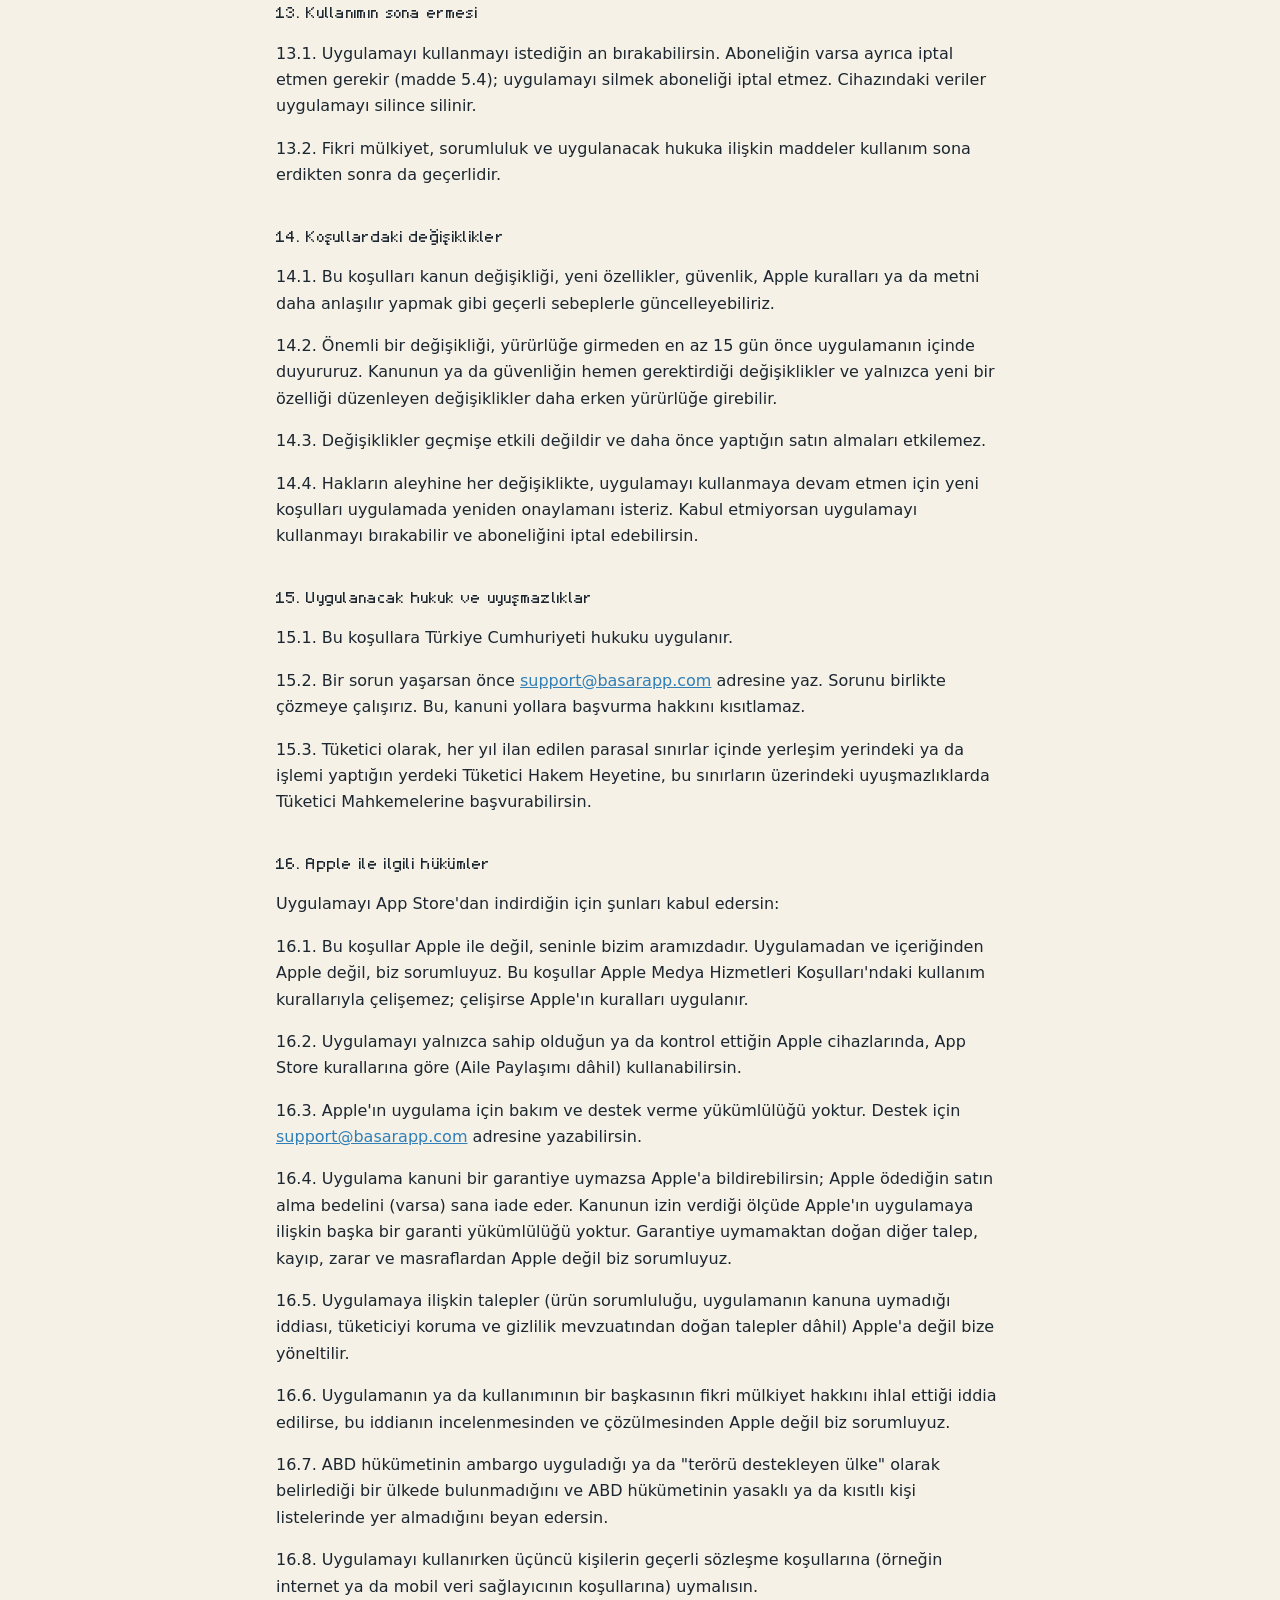
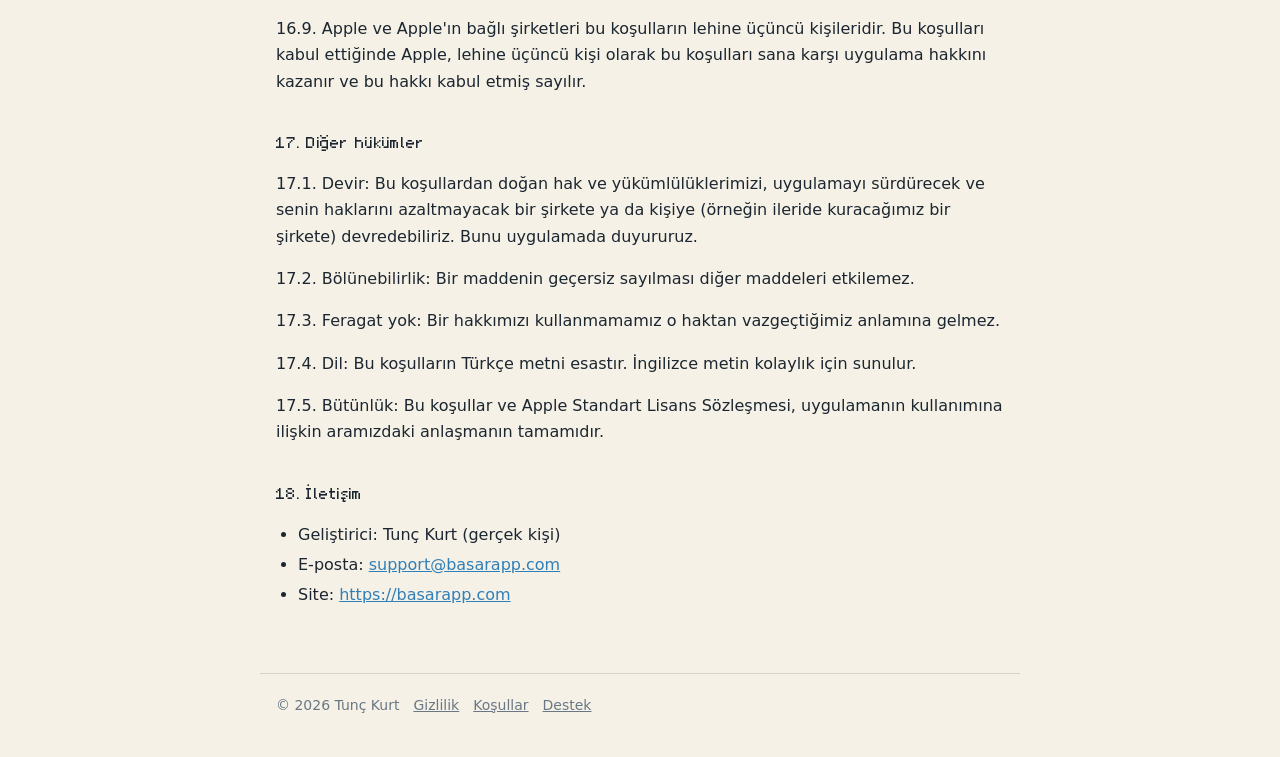
<file: kosullar.html>
<!doctype html>
<html lang="tr">
<head>
<meta charset="utf-8">
<meta name="viewport" content="width=device-width, initial-scale=1">
<title>Kullanım Koşulları · Başar!</title>
<link rel="icon" href="favicon-64.png">
<link rel="apple-touch-icon" href="apple-touch-icon.png">
<link rel="stylesheet" href="yasal.css">
</head>
<body>
<header class="ust">
  <img src="icon-192.png" alt=""><a class="ad" href="index.html">Başar!</a>
  <nav><a href="gizlilik.html">Gizlilik</a><a href="kosullar.html" aria-current="page">Koşullar</a><a href="index.html#iletisim">Destek</a><a href="en/terms.html" lang="en">English</a></nav>
</header>
<main>
<h1 id="kullanım-koşulları">Kullanım Koşulları</h1>
<p class="tarih">Yürürlük tarihi: 31 Ekim 2026 · Sürüm 2.1 (ilk App Store sürümü için; BP paketleri ve yeni oyun içerikleri eklendi, ömür boyu seçeneği kaldırıldı)</p>
<h2 id="kısaca">Kısaca</h2>
<p>Bu özet kolaylık içindir. Bağlayıcı olan aşağıdaki maddelerdir.</p>
<ul>
<li>Başar! odaklanmana yardım eden bir zamanlayıcı ve ada oyunudur. Hesap açman gerekmez.</li>
<li>Uygulamayı ilk açtığında bu koşulları okuyup onaylarsın.</li>
<li>İlk 3 gün ücretsizdir. Deneme kendiliğinden ücretli hâle gelmez. Sonra devam etmek için aylık ya da yıllık üyelik seçersin.</li>
<li>Deneme ya da üyelik bitince uygulama kilitlenir; adan ve ilerlemen silinmez, seçim yapınca kaldığın yerden devam edersin.</li>
<li>Adan ve ilerlemen kendi cihazında saklanır. Yedeğini almak senin elindedir.</li>
<li>Bilgi Puanı (BP) ve sanal eşyalar yalnızca uygulamanın içinde geçerlidir. Gerçek paraya çevrilemez. BP ya da parayla aldığın her şeyin ne olduğu ve fiyatı almadan önce gösterilir; içeriği rastgele belirlenen ücretli kutu ya da paket yoktur.</li>
<li>İstersen uygulamanın içinden, Apple üzerinden BP paketi satın alabilirsin. BP hemen hesabına eklenir; teslimden sonra cayma hakkı yoktur. Satın aldığın BP de cihazında saklanır, yedeğini almak senin elindedir.</li>
<li>Satın almalar Apple üzerinden yapılır. Aboneliği iPhone'unun Ayarlar → adın → Abonelikler bölümünden istediğin an iptal edebilirsin (dönem bitmeden en az 24 saat önce iptal etmezsen yenilenir).</li>
<li>Kanundan doğan tüketici hakların bu koşullarla kısıtlanmaz.</li>
</ul>
<h2 id="taraflar-ve-kapsam">1. Taraflar ve kapsam</h2>
<p>1.1. Bu koşullar, Başar! uygulamasını ("uygulama") ve basarapp.com sitesini kullanman hakkında seninle geliştirici Tunç Kurt (gerçek kişi; "biz") arasındaki kuralları belirler.</p>
<p>1.2. Bu koşulları App Store sayfasındaki bağlantıdan, <a href="https://basarapp.com/kosullar.html" class="uri">https://basarapp.com/kosullar.html</a> adresinden ve uygulamada Ayarlar → Gizlilik ve koşullar bölümünden okuyabilirsin. Uygulamayı ilk açtığında bu koşulları okuyup kutucuğu işaretleyerek onaylaman istenir; onaylamadan uygulama kullanılamaz.</p>
<p>1.3. Uygulamayı kullanma lisansı sana Apple'ın Standart Lisans Sözleşmesi (Licensed Application End User License Agreement) ile verilir: <a href="https://www.apple.com/legal/internet-services/itunes/dev/stdeula/" class="uri">https://www.apple.com/legal/internet-services/itunes/dev/stdeula/</a>. Bu koşullar o sözleşmeyi uygulamanın hizmet kurallarıyla tamamlar.</p>
<p>1.4. Kişisel verilerinin nasıl işlendiği Gizlilik Politikası ve KVKK Aydınlatma Metni'nde anlatılır: <a href="https://basarapp.com/gizlilik.html" class="uri">https://basarapp.com/gizlilik.html</a>. O metin bilgilendirme amaçlıdır ve bu koşulların parçası değildir.</p>
<p>1.5. Öncelik: Bu koşullar ile Apple Standart Lisans Sözleşmesi arasında çelişki olursa ya da o sözleşmede hüküm bulunmayan konularda, Türk hukukuna uygun hazırlanan bu koşullar uygulanır. Madde 16'daki Apple ile ilgili hükümler ve kanundan doğan tüketici hakları saklıdır.</p>
<p>1.6. Satın almadan önce uygulamanın içinde ürün, fiyat, süre, yenileme, iptal ve cayma bilgileri gösterilir; bu bilgileri ve bu koşulları onaylamadan ödeme ekranı açılmaz. Satın almalara bu koşulların 5. bölümü uygulanır.</p>
<h2 id="hizmet">2. Hizmet</h2>
<p>2.1. Başar! odak seansları tutmana, görev, fikir ve dileklerini düzenlemene, çalışmalarını izlemene, sonuçlarını bir kart olarak paylaşmana ve çalıştıkça kendi adanı büyütmene yarayan bir uygulamadır.</p>
<p>2.2. Uygulamayı geliştirmeye devam ediyoruz. Uygulamayı iyileştirmek, güvenliği sağlamak, kanuna ya da Apple kurallarına uymak, işletim sistemi veya kullandığımız hizmetlerdeki değişikliklere uyum sağlamak gibi geçerli sebeplerle özellik ekleyebilir, değiştirebilir ya da kaldırabiliriz. Önemli bir özelliği kaldıracaksak bunu makul bir süre önceden uygulamada duyururuz.</p>
<p>2.3. Uygulamanın temel özellikleri internet olmadan çalışır. Denemeyi başlatmak, satın almak, aboneliği yenilemek ve satın almayı geri yüklemek için internet bağlantısı ve App Store'a erişim gerekir.</p>
<p>2.4. Arkadaşlar, duyurular, özel görevler ve hediye kodları bu sürümde yoktur. İleride eklenirse, açılmadan önce bu koşullar ve Gizlilik Politikası güncellenir ve gereken onaylar ayrıca istenir.</p>
<p>2.5. Uygulamanın sunulmasını sona erdirebiliriz. Bu durumda mümkünse en az 30 gün önce uygulamada haber veririz ve yeni abonelik satışını durdururuz. Aboneliğin sürüyorsa uygulama, ödediğin dönemin sonuna kadar çalışmaya devam eder. Kanundan doğan hakların saklıdır.</p>
<h2 id="kimler-kullanabilir">3. Kimler kullanabilir?</h2>
<p>3.1. Başar! her yaştan öğrencinin kullanabileceği bir uygulamadır. 18 yaşından küçüksen uygulamayı anne, baba, veli ya da vasinin bilgisiyle kullanmalısın.</p>
<p>3.2. Satın alma yapan kullanıcının 18 yaşını doldurmuş olduğu ya da işlemi anne, baba, veli veya vasisinin onayıyla yaptığı kabul edilir. Veliler, çocuklarının cihazında Apple'ın "Satın Alma İzni" ayarını açabilir. İzinsiz bir satın alma olursa <a href="https://reportaproblem.apple.com" class="uri">https://reportaproblem.apple.com</a> adresinden Apple'dan iade istenebilir. Kanundan doğan haklar saklıdır.</p>
<h2 id="verilerin-ve-yedeğin">4. Verilerin ve yedeğin</h2>
<p>4.1. Adan, görevlerin, fikirlerin, dileklerin, çalışma kayıtların, BP'n ve sanal eşyaların yalnızca cihazında saklanır. Bunların bir kopyası bizde yoktur.</p>
<p>4.2. Uygulama cihazında son 14 günün günlük yedeğini tutar. Ayrıca Ayarlar → Yedeği dışa aktar ile kendi yedeğini alabilirsin. Cihazının kendi yedeği (ör. iCloud yedeği) açıksa veriler o yedeğe de dâhil olur.</p>
<p>4.3. Cihazını kaybetmen, sıfırlaman, uygulamayı silmen ya da yedeksiz bir cihaza geçmen hâlinde verilerini geri getiremeyiz, çünkü bizde kopyası yoktur. Bu yüzden düzenli yedek almanı öneririz.</p>
<p>4.4. Deneme ya da üyelik bittiğinde verilerin silinmez. Uygulama kilitliyken de "Yedeğimi al" ile verilerinin kopyasını alabilirsin.</p>
<p>4.5. Kanunun izin verdiği ölçüde, madde 4.3'teki sebeplerle oluşan veri kaybından sorumlu değiliz. Kastımız ya da ağır kusurumuzla oluşan zararlardan sorumluluğumuz saklıdır.</p>
<h2 id="deneme-üyelik-ve-satın-almalar">5. Deneme, üyelik ve satın almalar</h2>
<h3 id="genel">5.1. Genel</h3>
<ul>
<li>Uygulama App Store'dan ücretsiz indirilir. Deneme, üyelikler ve BP paketleri yalnızca Apple'ın App Store satın alma sistemiyle yapılır. Ödemeyi Apple alır.</li>
<li>Fiyatlar vergiler dâhil olarak satın almadan önce uygulamanın satın alma ekranında ve Apple'ın ödeme penceresinde gösterilir.</li>
<li>Kart bilgilerin ve Apple hesap bilgilerin bize ulaşmaz.</li>
<li>Ödeme, faturalandırma ve iade işlemleri Apple'ın Medya Hizmetleri Koşulları'na tabidir: <a href="https://www.apple.com/legal/internet-services/itunes/tr/terms.html" class="uri">https://www.apple.com/legal/internet-services/itunes/tr/terms.html</a>.</li>
</ul>
<h3 id="ücretsiz-deneme">5.2. Ücretsiz deneme</h3>
<ul>
<li>Uygulamayı ilk açtığında 3 günlük ücretsiz denemeyi başlatabilirsin. Deneme süresince uygulamanın tüm özellikleri açıktır.</li>
<li>Deneme, App Store'da 0 TL'lik deneme ürünüyle başlatılır ve her Apple hesabı için bir kez kullanılabilir.</li>
<li>Deneme kendiliğinden ücretli bir üyeliğe dönüşmez; senden para alınmaz.</li>
<li>Deneme bitince devam etmek için madde 5.3'teki seçeneklerden birini seçmen gerekir. Seçmezsen uygulama kilitlenir; verilerin silinmez.</li>
</ul>
<h3 id="seçenekler">5.3. Seçenekler</h3>
<p>İki seçeneğin de içeriği aynıdır: uygulamanın tüm özellikleri. Tek seferlik (ömür boyu) satın alma seçeneği yoktur.</p>
<ul>
<li><strong>Aylık üyelik:</strong> 1 aylık, kendiliğinden yenilenen abonelik.</li>
<li><strong>Yıllık üyelik:</strong> 1 yıllık, kendiliğinden yenilenen abonelik.</li>
</ul>
<h3 id="abonelikler-aylık-ve-yıllık-üyelik">5.4. Abonelikler (aylık ve yıllık üyelik)</h3>
<ul>
<li>Ücret, satın almayı onayladığında App Store hesabından alınır.</li>
<li>Abonelik, dönem bitmeden en az 24 saat önce iptal edilmezse aynı süre ve o anki fiyatla kendiliğinden yenilenir. Yenileme ücreti, dönemin bitmesinden önceki 24 saat içinde App Store hesabından alınır.</li>
<li>Aboneliğini istediğin an cihazının Ayarlar → adın → Abonelikler bölümünden ya da uygulamada Ayarlar → Üyelik → Aboneliği yönet ile iptal edebilirsin. İptal ettiğinde üyeliğin, ödediğin dönemin sonuna kadar açık kalır; sonra yenilenmez.</li>
<li>Aylık ve yıllık üyelik arasında geçişi aynı yerden yapabilirsin; geçişin ne zaman başlayacağını Apple gösterir.</li>
<li>Abonelik fiyatını değiştirirsek bu, Apple'ın kurallarına göre önceden bildirilir; Apple'ın istediği durumlarda yeni fiyat senin onayın olmadan uygulanmaz. Yeni fiyatı kabul etmiyorsan aboneliğini iptal edebilirsin.</li>
<li>Aboneliğin biterse uygulama kilitlenir; verilerin silinmez.</li>
</ul>
<h3 id="güncellemeler">5.5. Güncellemeler</h3>
<ul>
<li>Üyeliğin açıkken uygulamanın güncellemeleri ek ücret istemez. İleride ayrıca ücretli yeni içerikler eklenirse bunlar satın almadan önce açıkça belirtilir.</li>
</ul>
<h3 id="geri-yükleme">5.6. Geri yükleme</h3>
<p>Uygulamayı silip yeniden yüklediğinde ya da yeni bir cihaza geçtiğinde, aynı Apple hesabıyla "Satın almayı geri yükle"ye dokunarak üyeliğini geri getirebilirsin. Geri yükleme adanı ve kayıtlarını geri getirmez; bunlar cihazında ya da aldığın yedekte durur (madde 4). BP paketleri tüketilebilir dijital içerik olduğundan "Satın almayı geri yükle" ile geri gelmez; satın aldığın BP, adanla birlikte cihazında ve aldığın yedekte durur.</p>
<h3 id="cayma-hakkı">5.7. Cayma hakkı</h3>
<ul>
<li>Üyelikler ve BP paketleri, onayınla elektronik ortamda anında ifa edilen hizmetler ve anında teslim edilen dijital içeriklerdir. Bu nedenle Mesafeli Sözleşmeler Yönetmeliği'nin 15. maddesinin birinci fıkrasının (ğ) bendi uyarınca cayma hakkın bulunmaz.</li>
<li>Bunu satın almadan önce uygulamanın içindeki kutucukla ayrıca onaylarsın (üyelik için: "Satın aldığım ürünün hemen tanımlanmasını onaylıyorum; bu yüzden cayma hakkım olmadığını biliyorum"; BP paketi için: "BP hemen ekleneceği için cayma hakkım olmadığını biliyorum").</li>
<li>Aboneliğin her an iptal edilebilir (madde 5.4); iptal, gelecek dönemlerin yenilenmesini durdurur.</li>
</ul>
<h3 id="ayıplı-hizmet-ve-iade">5.8. Ayıplı hizmet ve iade</h3>
<ul>
<li>Satın aldığın üyelik ya da içerik açılmazsa ya da çalışmazsa <a href="mailto:support@basarapp.com" class="email">support@basarapp.com</a> adresine yaz. Sorunu gidermeye çalışırız. Ayıplı hizmete ilişkin kanuni hakların saklıdır.</li>
<li>Ödemeyi Apple aldığı için iadeyi biz yapamayız. İade talebini Apple'a iletebilirsin: <a href="https://reportaproblem.apple.com" class="uri">https://reportaproblem.apple.com</a>.</li>
</ul>
<h3 id="fiyat-değişiklikleri">5.9. Fiyat değişiklikleri</h3>
<p>Fiyatları ve BP paketlerinin içerdiği BP miktarını ileride değiştirebiliriz. Değişiklik, aldığın BP paketlerini ve ödediğin abonelik dönemini etkilemez (abonelik yenilemesi için madde 5.4).</p>
<h3 id="iade-edilen-ve-hileli-satın-almalar">5.10. İade edilen ve hileli satın almalar</h3>
<p>Apple'ın iade ettiği, ödemesi geri alınan ya da hileyle yapılan bir satın almayla açılan hakkı geri alabiliriz.</p>
<h3 id="bp-paketleri">5.11. BP paketleri</h3>
<ul>
<li>BP paketleri, belirli miktarda Bilgi Puanı (BP) içeren tüketilebilir dijital içeriklerdir. Uygulamanın içinden, yalnızca Apple'ın App Store satın alma sistemiyle satın alınır; paket içeriği ve fiyatı (vergiler dâhil) satın almadan önce gösterilir.</li>
<li>BP paketleri deneme süresinde ya da Başar! Tam Sürüm (aylık ya da yıllık üyelik) açıkken satın alınabilir; uygulama kilitliyken satın alınamaz.</li>
<li>Ödemen Apple tarafından onaylandıktan sonra BP hemen BP bakiyene eklenir. Aynı satın alma için BP bir kez eklenir.</li>
<li>Satın aldığın BP, kazandığın BP ile aynıdır: madde 6'daki kurallara tabidir, yalnızca uygulamanın içinde eşya almak için kullanılır, paraya çevrilemez, başkasına devredilemez ve iade edilmez.</li>
<li>Satın aldığın BP de yalnızca cihazında saklanır (madde 4.1). Cihazını kaybetmen, sıfırlaman, uygulamayı silmen ya da yedeksiz bir cihaza geçmen hâlinde geri getirilemez (madde 4.3) ve "Satın almayı geri yükle" ile geri gelmez (madde 5.6).</li>
<li>Cayma hakkı için madde 5.7'ye, iade için madde 5.8'e bakabilirsin. Apple'ın iade ettiği ya da ödemesi geri alınan bir BP paketiyle eklenen BP'yi bakiyenden düşebiliriz (madde 5.10).</li>
<li>18 yaşından küçük kullanıcılar için madde 3.2 geçerlidir; veliler Apple'ın "Satın Alma İzni" ve Ekran Süresi ayarlarıyla uygulama içi satın almaları kısıtlayabilir.</li>
</ul>
<h2 id="bp-ve-sanal-eşyalar">6. BP ve sanal eşyalar</h2>
<p>6.1. BP ve BP ile alınan ya da görevlerle kazanılan eşyalar (bitkiler, yapılar, evler, dostlar ve görünümleri, renk ve görünüm seçenekleri, yollar, gökyüzü süsleri, çalışma ekranları ve benzerleri) üzerinde sana yalnızca uygulamanın içinde, kişisel olarak kullanman için sınırlı ve devredilemez bir kullanım hakkı verilir. Mülkiyetin sana geçmesi anlamına gelmez. BP para ya da elektronik para değildir, paraya çevrilemez.</p>
<p>6.2. BP'yi odak seanslarını tamamlayarak ve görevlerle kazanırsın; istersen BP paketi de satın alabilirsin (madde 5.11). Oyun dengesini korumak için ödül miktarlarını, görev koşullarını ve mağazadaki eşyaların BP fiyatlarını değiştirebiliriz. Bu değişiklik, daha önce aldığın eşyaları ve bakiyendeki BP miktarını azaltmaz (madde 6.3'teki durumlar hariç). Bir görevin koşulunu değiştirirsek, o sırada süren dönem (gün, hafta ya da ay) eski koşulla tamamlanır.</p>
<p>6.3. Hileyle, otomatik araçlarla, cihaz saatini ya da yedek dosyasını değiştirerek, uygulamanın hatalarından ya da açıklarından yararlanarak kazanılan BP ve eşyaları geri alabiliriz. Bir hata yüzünden yanlışlıkla verilen BP'yi düzeltebiliriz.</p>
<p>6.4. Bazı eşyaları satıştan kaldırabilir ya da yalnızca belirli günlerde, dönemlerde veya görevlerle sunabiliriz. Daha önce aldığın ya da kazandığın eşya sende kalır.</p>
<p>6.5. Ağaç sallama gibi bazı ücretsiz ödüllerin miktarı ve gezgin tüccarın geliş günüyle getirdiği hediyelik rastgele belirlenir. BP ya da parayla aldığın her şeyin ne olduğu ve fiyatı almadan önce gösterilir; içeriği rastgele belirlenen ücretli kutu ya da paket satmayız.</p>
<p>6.6. Mağazadaki önizlemeler, eşyanın adanda nasıl görüneceğini gösterir; ekran boyutuna, saate (gündüz ya da gece) ve mevsime göre küçük farklar olabilir. Çizimleri ve animasyonları iyileştirmek için güncelleyebiliriz; eşyanın kendisi ve sana sağladığı kullanım sende kalır. Çalışma ekranlarında yalnızca adanda kazandığın ya da aldığın şeyler görünür.</p>
<p>6.7. BP'nin son kullanma tarihi yoktur. Uygulama kilitliyken BP'n ve eşyaların silinmez; yeniden açtığında kaldığın yerden kullanırsın.</p>
<h2 id="paylaşım-kartı">7. Paylaşım kartı</h2>
<p>7.1. "Sonucunu paylaş" ile oluşturduğun kartı yalnızca sen paylaşırsın; kartı nerede paylaşacağına sen karar verirsin. Paylaştığın yerin (ör. Instagram, WhatsApp) kuralları geçerlidir.</p>
<p>7.2. Kart adı olarak hakaret, küfür, nefret söylemi, başka birini taklit eden ya da başkasının kişisel bilgisini içeren bir ad kullanmamalısın.</p>
<p>7.3. Kartı kişisel ve ticari olmayan amaçla paylaşabilirsin. Kartın tasarımı ve içindeki çizimler bize aittir (madde 10).</p>
<h2 id="senin-içeriğin">8. Senin içeriğin</h2>
<p>8.1. Uygulamaya yazdığın görevler, fikirler, dilekler ve notlar sana aittir ve cihazında kalır.</p>
<p>8.2. Bize gönderdiğin öneri ve geri bildirimleri, sana bir yükümlülüğümüz doğmadan uygulamayı geliştirmek için kullanabiliriz.</p>
<h2 id="yasak-kullanımlar">9. Yasak kullanımlar</h2>
<p>Kanunun açıkça izin verdiği hâller dışında şunlar yasaktır:</p>
<ul>
<li>uygulamayı kopyalamak, değiştirmek, tersine mühendislikle incelemek, kaynak kodunu çıkarmaya çalışmak ya da yeniden dağıtmak;</li>
<li>bot, otomatik araç ya da hile yazılımı kullanmak;</li>
<li>deneme süresini uzatmaya, üyelik ya da satın almaları ve kilitli özellikleri atlatmaya çalışmak (ör. cihaz saatini ya da yedek dosyasını değiştirerek);</li>
<li>BP ya da eşya satmak, kiralamak ya da bunlarla ticaret yapmak;</li>
<li>uygulamayı kanuna aykırı bir amaçla kullanmak.</li>
</ul>
<h2 id="fikri-mülkiyet">10. Fikri mülkiyet</h2>
<p>10.1. Uygulamanın adı ve logosu, tasarımı, piksel çizimleri, sesleri, metinleri, yazı tipi ve yazılımı bize ya da lisans verenlerimize aittir ve yasalarla korunur.</p>
<p>10.2. Sana uygulamayı kişisel ve ticari olmayan amaçla kullanman için verilen hak, madde 1.3'teki Apple Standart Lisans Sözleşmesi ve bu koşullarla sınırlıdır.</p>
<h2 id="sağlığın">11. Sağlığın</h2>
<p>Başar! bir verimlilik aracıdır, tıbbi ya da psikolojik tavsiye vermez. Seans sonu his notları yalnızca kendin için tuttuğun bir kayıttır. Düzenli mola ver, uykuna ve sağlığına dikkat et.</p>
<h2 id="garanti-ve-sorumluluk">12. Garanti ve sorumluluk</h2>
<p>12.1. Uygulamanın düzgün çalışması için elimizden geleni yaparız. Ancak kanunun izin verdiği ölçüde uygulama "olduğu gibi" sunulur. Kesintisiz ya da hatasız çalışacağını, her cihazda çalışacağını, sınavlarda ya da derslerde belirli bir başarı sağlayacağını garanti etmeyiz.</p>
<p>12.2. Kanunun izin verdiği ölçüde sorumluluğumuz, uygulamadan kaynaklanan doğrudan maddi zararlarla sınırlıdır; dolaylı zararlar ve kâr kaybı bu sorumluluğa girmez.</p>
<p>12.3. Bu sınırlamalar, kastımız ya da ağır kusurumuzla verilen zararlara, hayata veya sağlığa verilen zararlara ve tüketici olarak kanundan doğan haklarına uygulanmaz.</p>
<p>12.4. Apple gibi üçüncü kişilerin hizmetlerindeki kesinti ve hatalardan, kanunun izin verdiği ölçüde sorumlu değiliz.</p>
<h2 id="kullanımın-sona-ermesi">13. Kullanımın sona ermesi</h2>
<p>13.1. Uygulamayı kullanmayı istediğin an bırakabilirsin. Aboneliğin varsa ayrıca iptal etmen gerekir (madde 5.4); uygulamayı silmek aboneliği iptal etmez. Cihazındaki veriler uygulamayı silince silinir.</p>
<p>13.2. Fikri mülkiyet, sorumluluk ve uygulanacak hukuka ilişkin maddeler kullanım sona erdikten sonra da geçerlidir.</p>
<h2 id="koşullardaki-değişiklikler">14. Koşullardaki değişiklikler</h2>
<p>14.1. Bu koşulları kanun değişikliği, yeni özellikler, güvenlik, Apple kuralları ya da metni daha anlaşılır yapmak gibi geçerli sebeplerle güncelleyebiliriz.</p>
<p>14.2. Önemli bir değişikliği, yürürlüğe girmeden en az 15 gün önce uygulamanın içinde duyururuz. Kanunun ya da güvenliğin hemen gerektirdiği değişiklikler ve yalnızca yeni bir özelliği düzenleyen değişiklikler daha erken yürürlüğe girebilir.</p>
<p>14.3. Değişiklikler geçmişe etkili değildir ve daha önce yaptığın satın almaları etkilemez.</p>
<p>14.4. Hakların aleyhine her değişiklikte, uygulamayı kullanmaya devam etmen için yeni koşulları uygulamada yeniden onaylamanı isteriz. Kabul etmiyorsan uygulamayı kullanmayı bırakabilir ve aboneliğini iptal edebilirsin.</p>
<h2 id="uygulanacak-hukuk-ve-uyuşmazlıklar">15. Uygulanacak hukuk ve uyuşmazlıklar</h2>
<p>15.1. Bu koşullara Türkiye Cumhuriyeti hukuku uygulanır.</p>
<p>15.2. Bir sorun yaşarsan önce <a href="mailto:support@basarapp.com" class="email">support@basarapp.com</a> adresine yaz. Sorunu birlikte çözmeye çalışırız. Bu, kanuni yollara başvurma hakkını kısıtlamaz.</p>
<p>15.3. Tüketici olarak, her yıl ilan edilen parasal sınırlar içinde yerleşim yerindeki ya da işlemi yaptığın yerdeki Tüketici Hakem Heyetine, bu sınırların üzerindeki uyuşmazlıklarda Tüketici Mahkemelerine başvurabilirsin.</p>
<h2 id="apple-ile-ilgili-hükümler">16. Apple ile ilgili hükümler</h2>
<p>Uygulamayı App Store'dan indirdiğin için şunları kabul edersin:</p>
<p>16.1. Bu koşullar Apple ile değil, seninle bizim aramızdadır. Uygulamadan ve içeriğinden Apple değil, biz sorumluyuz. Bu koşullar Apple Medya Hizmetleri Koşulları'ndaki kullanım kurallarıyla çelişemez; çelişirse Apple'ın kuralları uygulanır.</p>
<p>16.2. Uygulamayı yalnızca sahip olduğun ya da kontrol ettiğin Apple cihazlarında, App Store kurallarına göre (Aile Paylaşımı dâhil) kullanabilirsin.</p>
<p>16.3. Apple'ın uygulama için bakım ve destek verme yükümlülüğü yoktur. Destek için <a href="mailto:support@basarapp.com" class="email">support@basarapp.com</a> adresine yazabilirsin.</p>
<p>16.4. Uygulama kanuni bir garantiye uymazsa Apple'a bildirebilirsin; Apple ödediğin satın alma bedelini (varsa) sana iade eder. Kanunun izin verdiği ölçüde Apple'ın uygulamaya ilişkin başka bir garanti yükümlülüğü yoktur. Garantiye uymamaktan doğan diğer talep, kayıp, zarar ve masraflardan Apple değil biz sorumluyuz.</p>
<p>16.5. Uygulamaya ilişkin talepler (ürün sorumluluğu, uygulamanın kanuna uymadığı iddiası, tüketiciyi koruma ve gizlilik mevzuatından doğan talepler dâhil) Apple'a değil bize yöneltilir.</p>
<p>16.6. Uygulamanın ya da kullanımının bir başkasının fikri mülkiyet hakkını ihlal ettiği iddia edilirse, bu iddianın incelenmesinden ve çözülmesinden Apple değil biz sorumluyuz.</p>
<p>16.7. ABD hükümetinin ambargo uyguladığı ya da "terörü destekleyen ülke" olarak belirlediği bir ülkede bulunmadığını ve ABD hükümetinin yasaklı ya da kısıtlı kişi listelerinde yer almadığını beyan edersin.</p>
<p>16.8. Uygulamayı kullanırken üçüncü kişilerin geçerli sözleşme koşullarına (örneğin internet ya da mobil veri sağlayıcının koşullarına) uymalısın.</p>
<p>16.9. Apple ve Apple'ın bağlı şirketleri bu koşulların lehine üçüncü kişileridir. Bu koşulları kabul ettiğinde Apple, lehine üçüncü kişi olarak bu koşulları sana karşı uygulama hakkını kazanır ve bu hakkı kabul etmiş sayılır.</p>
<h2 id="diğer-hükümler">17. Diğer hükümler</h2>
<p>17.1. Devir: Bu koşullardan doğan hak ve yükümlülüklerimizi, uygulamayı sürdürecek ve senin haklarını azaltmayacak bir şirkete ya da kişiye (örneğin ileride kuracağımız bir şirkete) devredebiliriz. Bunu uygulamada duyururuz.</p>
<p>17.2. Bölünebilirlik: Bir maddenin geçersiz sayılması diğer maddeleri etkilemez.</p>
<p>17.3. Feragat yok: Bir hakkımızı kullanmamamız o haktan vazgeçtiğimiz anlamına gelmez.</p>
<p>17.4. Dil: Bu koşulların Türkçe metni esastır. İngilizce metin kolaylık için sunulur.</p>
<p>17.5. Bütünlük: Bu koşullar ve Apple Standart Lisans Sözleşmesi, uygulamanın kullanımına ilişkin aramızdaki anlaşmanın tamamıdır.</p>
<h2 id="iletişim">18. İletişim</h2>
<ul>
<li>Geliştirici: Tunç Kurt (gerçek kişi)</li>
<li>E-posta: <a href="mailto:support@basarapp.com" class="email">support@basarapp.com</a></li>
<li>Site: <a href="https://basarapp.com" class="uri">https://basarapp.com</a></li>
</ul>

</main>
<footer class="alt"><span>© 2026 Tunç Kurt</span><a href="gizlilik.html">Gizlilik</a><a href="kosullar.html">Koşullar</a><a href="index.html#iletisim">Destek</a></footer>
</body>
</html>
</file>
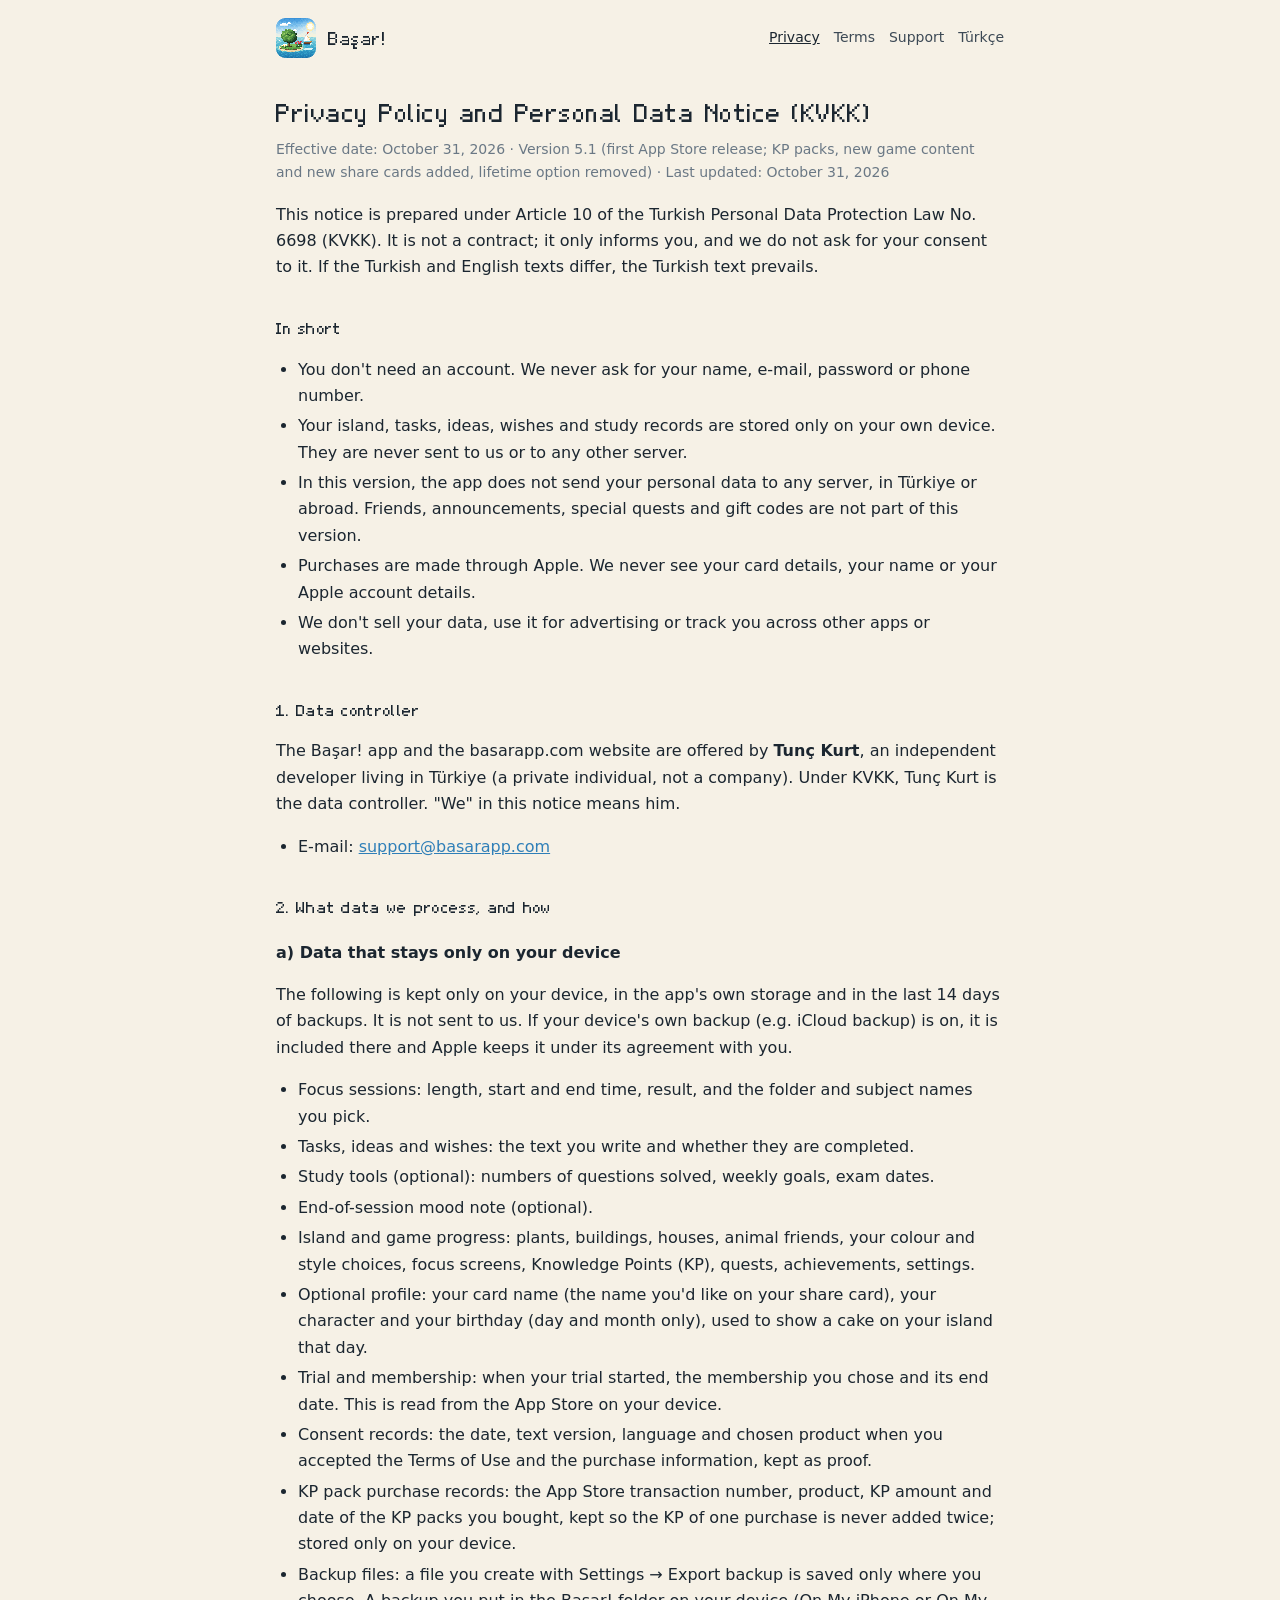
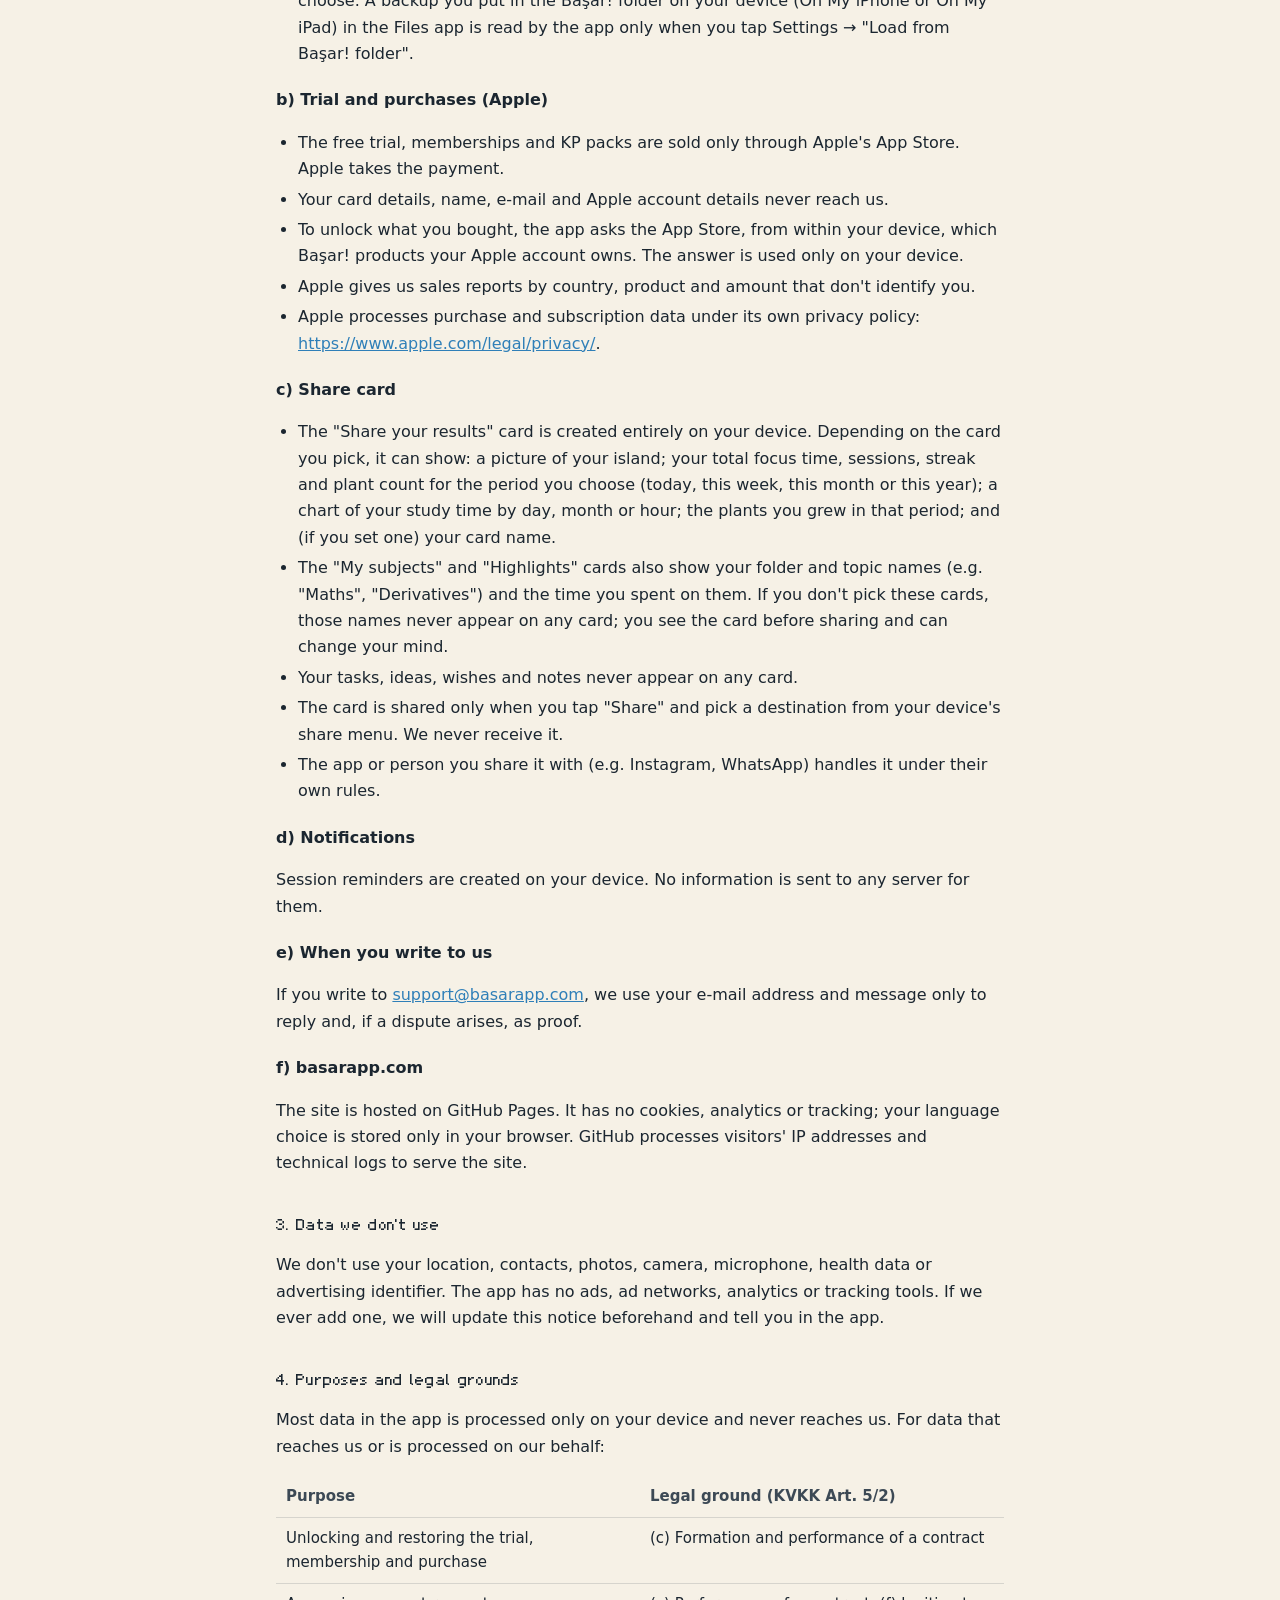
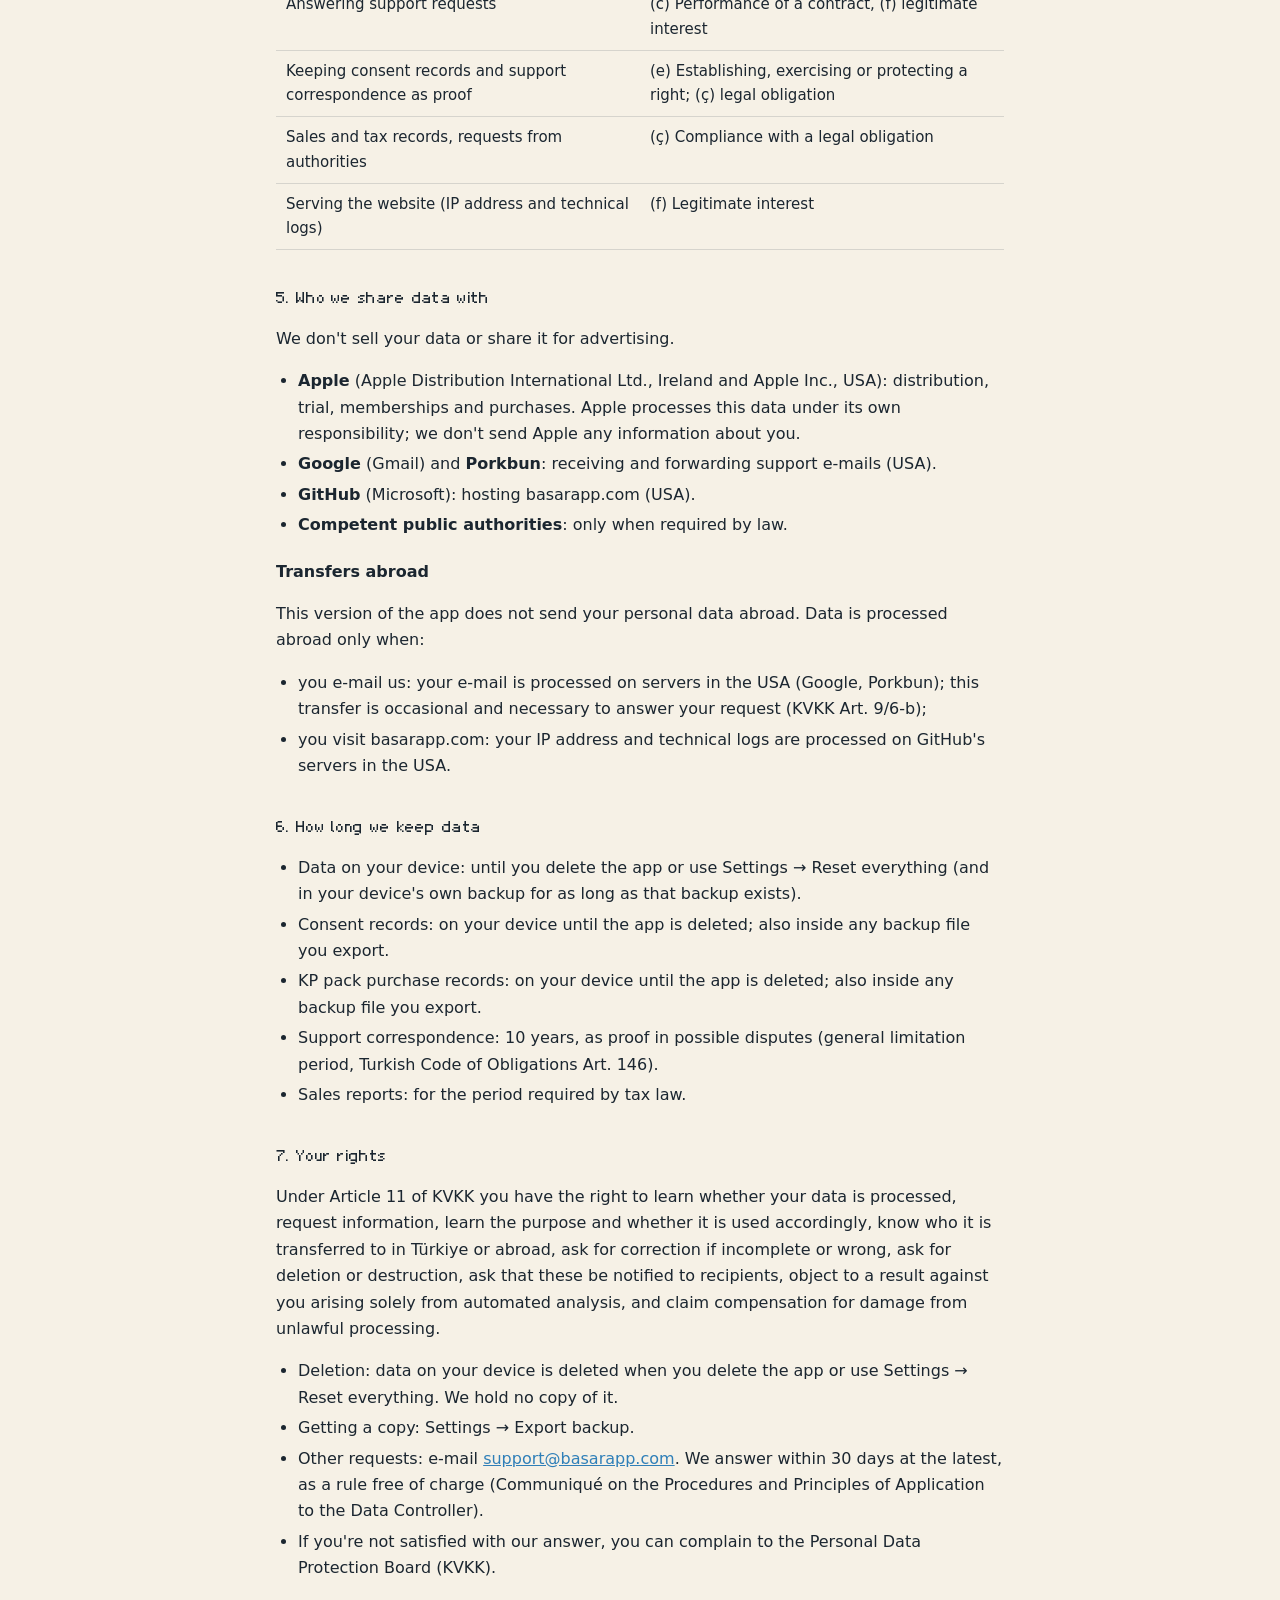
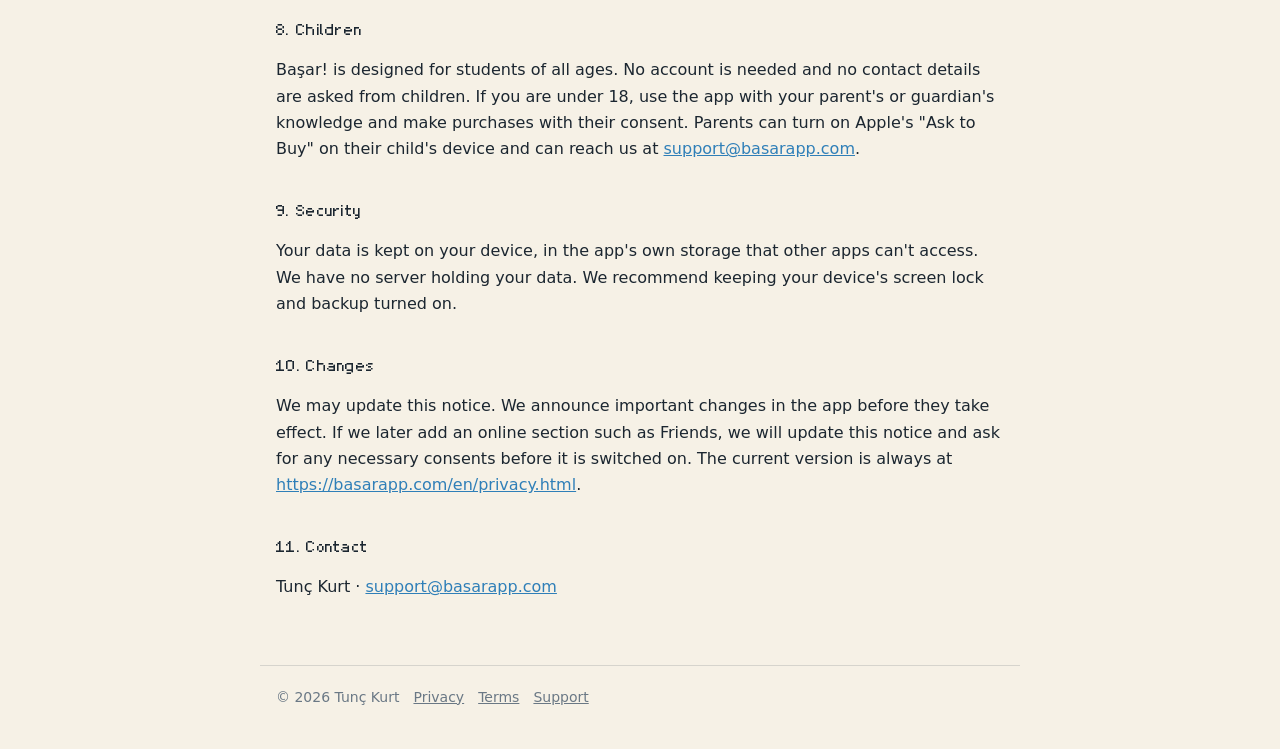
<file: en/privacy.html>
<!doctype html>
<html lang="en">
<head>
<meta charset="utf-8">
<meta name="viewport" content="width=device-width, initial-scale=1">
<title>Privacy Policy · Başar!</title>
<link rel="icon" href="../favicon-64.png">
<link rel="apple-touch-icon" href="../apple-touch-icon.png">
<link rel="stylesheet" href="../yasal.css">
</head>
<body>
<header class="ust">
  <img src="../icon-192.png" alt=""><a class="ad" href="../index.html">Başar!</a>
  <nav><a href="privacy.html" aria-current="page">Privacy</a><a href="terms.html">Terms</a><a href="../index.html#iletisim">Support</a><a href="../gizlilik.html" lang="tr">Türkçe</a></nav>
</header>
<main>
<h1 id="privacy-policy-and-personal-data-notice-kvkk">Privacy Policy and Personal Data Notice (KVKK)</h1>
<p class="tarih">Effective date: October 31, 2026 · Version 5.1 (first App Store release; KP packs, new game content and new share cards added, lifetime option removed) · Last updated: October 31, 2026</p>
<p>This notice is prepared under Article 10 of the Turkish Personal Data Protection Law No. 6698 (KVKK). It is not a contract; it only informs you, and we do not ask for your consent to it. If the Turkish and English texts differ, the Turkish text prevails.</p>
<h2 id="in-short">In short</h2>
<ul>
<li>You don't need an account. We never ask for your name, e-mail, password or phone number.</li>
<li>Your island, tasks, ideas, wishes and study records are stored only on your own device. They are never sent to us or to any other server.</li>
<li>In this version, the app does not send your personal data to any server, in Türkiye or abroad. Friends, announcements, special quests and gift codes are not part of this version.</li>
<li>Purchases are made through Apple. We never see your card details, your name or your Apple account details.</li>
<li>We don't sell your data, use it for advertising or track you across other apps or websites.</li>
</ul>
<h2 id="data-controller">1. Data controller</h2>
<p>The Başar! app and the basarapp.com website are offered by <strong>Tunç Kurt</strong>, an independent developer living in Türkiye (a private individual, not a company). Under KVKK, Tunç Kurt is the data controller. "We" in this notice means him.</p>
<ul>
<li>E-mail: <a href="mailto:support@basarapp.com" class="email">support@basarapp.com</a></li>
</ul>
<h2 id="what-data-we-process-and-how">2. What data we process, and how</h2>
<h3 id="a-data-that-stays-only-on-your-device">a) Data that stays only on your device</h3>
<p>The following is kept only on your device, in the app's own storage and in the last 14 days of backups. It is not sent to us. If your device's own backup (e.g. iCloud backup) is on, it is included there and Apple keeps it under its agreement with you.</p>
<ul>
<li>Focus sessions: length, start and end time, result, and the folder and subject names you pick.</li>
<li>Tasks, ideas and wishes: the text you write and whether they are completed.</li>
<li>Study tools (optional): numbers of questions solved, weekly goals, exam dates.</li>
<li>End-of-session mood note (optional).</li>
<li>Island and game progress: plants, buildings, houses, animal friends, your colour and style choices, focus screens, Knowledge Points (KP), quests, achievements, settings.</li>
<li>Optional profile: your card name (the name you'd like on your share card), your character and your birthday (day and month only), used to show a cake on your island that day.</li>
<li>Trial and membership: when your trial started, the membership you chose and its end date. This is read from the App Store on your device.</li>
<li>Consent records: the date, text version, language and chosen product when you accepted the Terms of Use and the purchase information, kept as proof.</li>
<li>KP pack purchase records: the App Store transaction number, product, KP amount and date of the KP packs you bought, kept so the KP of one purchase is never added twice; stored only on your device.</li>
<li>Backup files: a file you create with Settings → Export backup is saved only where you choose. A backup you put in the Başar! folder on your device (On My iPhone or On My iPad) in the Files app is read by the app only when you tap Settings → "Load from Başar! folder".</li>
</ul>
<h3 id="b-trial-and-purchases-apple">b) Trial and purchases (Apple)</h3>
<ul>
<li>The free trial, memberships and KP packs are sold only through Apple's App Store. Apple takes the payment.</li>
<li>Your card details, name, e-mail and Apple account details never reach us.</li>
<li>To unlock what you bought, the app asks the App Store, from within your device, which Başar! products your Apple account owns. The answer is used only on your device.</li>
<li>Apple gives us sales reports by country, product and amount that don't identify you.</li>
<li>Apple processes purchase and subscription data under its own privacy policy: <a href="https://www.apple.com/legal/privacy/" class="uri">https://www.apple.com/legal/privacy/</a>.</li>
</ul>
<h3 id="c-share-card">c) Share card</h3>
<ul>
<li>The "Share your results" card is created entirely on your device. Depending on the card you pick, it can show: a picture of your island; your total focus time, sessions, streak and plant count for the period you choose (today, this week, this month or this year); a chart of your study time by day, month or hour; the plants you grew in that period; and (if you set one) your card name.</li>
<li>The "My subjects" and "Highlights" cards also show your folder and topic names (e.g. "Maths", "Derivatives") and the time you spent on them. If you don't pick these cards, those names never appear on any card; you see the card before sharing and can change your mind.</li>
<li>Your tasks, ideas, wishes and notes never appear on any card.</li>
<li>The card is shared only when you tap "Share" and pick a destination from your device's share menu. We never receive it.</li>
<li>The app or person you share it with (e.g. Instagram, WhatsApp) handles it under their own rules.</li>
</ul>
<h3 id="d-notifications">d) Notifications</h3>
<p>Session reminders are created on your device. No information is sent to any server for them.</p>
<h3 id="e-when-you-write-to-us">e) When you write to us</h3>
<p>If you write to <a href="mailto:support@basarapp.com" class="email">support@basarapp.com</a>, we use your e-mail address and message only to reply and, if a dispute arises, as proof.</p>
<h3 id="f-basarapp.com">f) basarapp.com</h3>
<p>The site is hosted on GitHub Pages. It has no cookies, analytics or tracking; your language choice is stored only in your browser. GitHub processes visitors' IP addresses and technical logs to serve the site.</p>
<h2 id="data-we-dont-use">3. Data we don't use</h2>
<p>We don't use your location, contacts, photos, camera, microphone, health data or advertising identifier. The app has no ads, ad networks, analytics or tracking tools. If we ever add one, we will update this notice beforehand and tell you in the app.</p>
<h2 id="purposes-and-legal-grounds">4. Purposes and legal grounds</h2>
<p>Most data in the app is processed only on your device and never reaches us. For data that reaches us or is processed on our behalf:</p>
<table>
<colgroup>
<col style="width: 50%" />
<col style="width: 50%" />
</colgroup>
<thead>
<tr class="header">
<th>Purpose</th>
<th>Legal ground (KVKK Art. 5/2)</th>
</tr>
</thead>
<tbody>
<tr class="odd">
<td>Unlocking and restoring the trial, membership and purchase</td>
<td>(c) Formation and performance of a contract</td>
</tr>
<tr class="even">
<td>Answering support requests</td>
<td>(c) Performance of a contract, (f) legitimate interest</td>
</tr>
<tr class="odd">
<td>Keeping consent records and support correspondence as proof</td>
<td>(e) Establishing, exercising or protecting a right; (ç) legal obligation</td>
</tr>
<tr class="even">
<td>Sales and tax records, requests from authorities</td>
<td>(ç) Compliance with a legal obligation</td>
</tr>
<tr class="odd">
<td>Serving the website (IP address and technical logs)</td>
<td>(f) Legitimate interest</td>
</tr>
</tbody>
</table>
<h2 id="who-we-share-data-with">5. Who we share data with</h2>
<p>We don't sell your data or share it for advertising.</p>
<ul>
<li><strong>Apple</strong> (Apple Distribution International Ltd., Ireland and Apple Inc., USA): distribution, trial, memberships and purchases. Apple processes this data under its own responsibility; we don't send Apple any information about you.</li>
<li><strong>Google</strong> (Gmail) and <strong>Porkbun</strong>: receiving and forwarding support e-mails (USA).</li>
<li><strong>GitHub</strong> (Microsoft): hosting basarapp.com (USA).</li>
<li><strong>Competent public authorities</strong>: only when required by law.</li>
</ul>
<h3 id="transfers-abroad">Transfers abroad</h3>
<p>This version of the app does not send your personal data abroad. Data is processed abroad only when:</p>
<ul>
<li>you e-mail us: your e-mail is processed on servers in the USA (Google, Porkbun); this transfer is occasional and necessary to answer your request (KVKK Art. 9/6-b);</li>
<li>you visit basarapp.com: your IP address and technical logs are processed on GitHub's servers in the USA.</li>
</ul>
<h2 id="how-long-we-keep-data">6. How long we keep data</h2>
<ul>
<li>Data on your device: until you delete the app or use Settings → Reset everything (and in your device's own backup for as long as that backup exists).</li>
<li>Consent records: on your device until the app is deleted; also inside any backup file you export.</li>
<li>KP pack purchase records: on your device until the app is deleted; also inside any backup file you export.</li>
<li>Support correspondence: 10 years, as proof in possible disputes (general limitation period, Turkish Code of Obligations Art. 146).</li>
<li>Sales reports: for the period required by tax law.</li>
</ul>
<h2 id="your-rights">7. Your rights</h2>
<p>Under Article 11 of KVKK you have the right to learn whether your data is processed, request information, learn the purpose and whether it is used accordingly, know who it is transferred to in Türkiye or abroad, ask for correction if incomplete or wrong, ask for deletion or destruction, ask that these be notified to recipients, object to a result against you arising solely from automated analysis, and claim compensation for damage from unlawful processing.</p>
<ul>
<li>Deletion: data on your device is deleted when you delete the app or use Settings → Reset everything. We hold no copy of it.</li>
<li>Getting a copy: Settings → Export backup.</li>
<li>Other requests: e-mail <a href="mailto:support@basarapp.com" class="email">support@basarapp.com</a>. We answer within 30 days at the latest, as a rule free of charge (Communiqué on the Procedures and Principles of Application to the Data Controller).</li>
<li>If you're not satisfied with our answer, you can complain to the Personal Data Protection Board (KVKK).</li>
</ul>
<h2 id="children">8. Children</h2>
<p>Başar! is designed for students of all ages. No account is needed and no contact details are asked from children. If you are under 18, use the app with your parent's or guardian's knowledge and make purchases with their consent. Parents can turn on Apple's "Ask to Buy" on their child's device and can reach us at <a href="mailto:support@basarapp.com" class="email">support@basarapp.com</a>.</p>
<h2 id="security">9. Security</h2>
<p>Your data is kept on your device, in the app's own storage that other apps can't access. We have no server holding your data. We recommend keeping your device's screen lock and backup turned on.</p>
<h2 id="changes">10. Changes</h2>
<p>We may update this notice. We announce important changes in the app before they take effect. If we later add an online section such as Friends, we will update this notice and ask for any necessary consents before it is switched on. The current version is always at <a href="https://basarapp.com/en/privacy.html" class="uri">https://basarapp.com/en/privacy.html</a>.</p>
<h2 id="contact">11. Contact</h2>
<p>Tunç Kurt · <a href="mailto:support@basarapp.com" class="email">support@basarapp.com</a></p>

</main>
<footer class="alt"><span>© 2026 Tunç Kurt</span><a href="privacy.html">Privacy</a><a href="terms.html">Terms</a><a href="../index.html#iletisim">Support</a></footer>
</body>
</html>
</file>
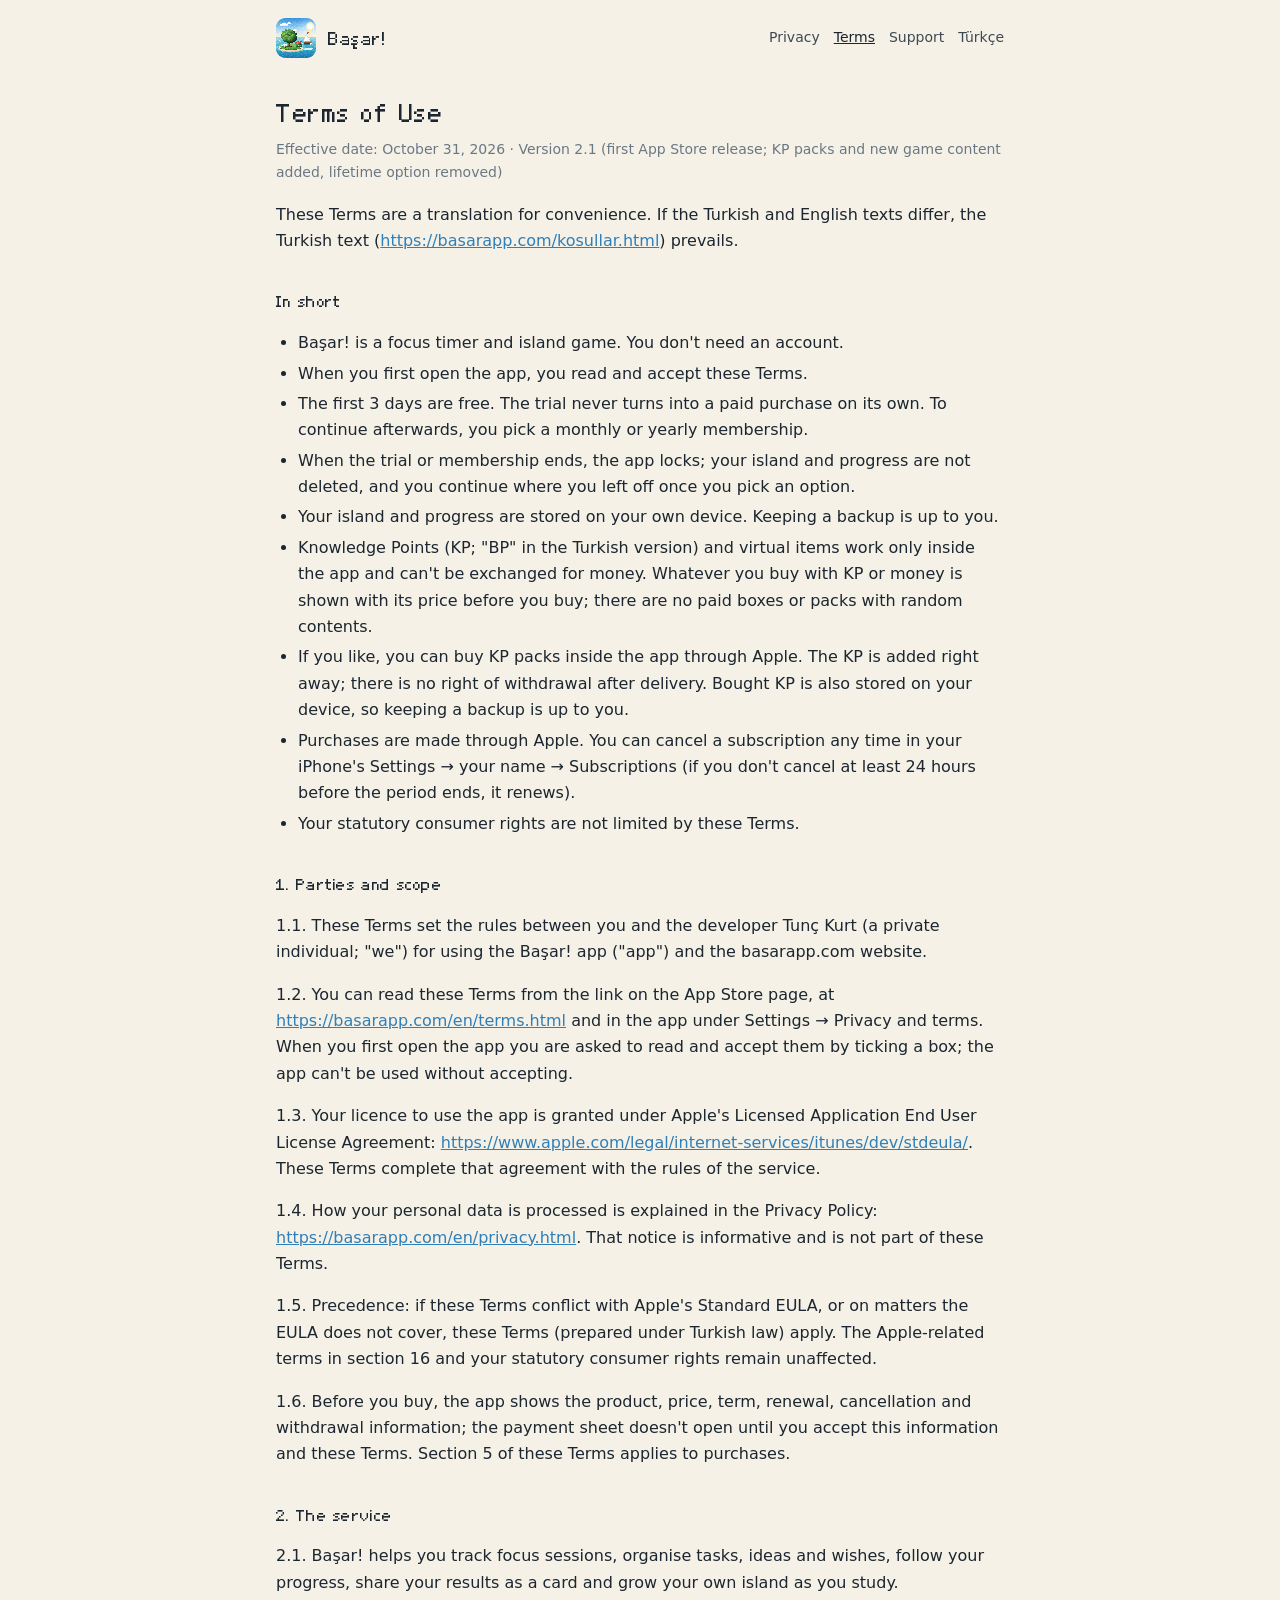
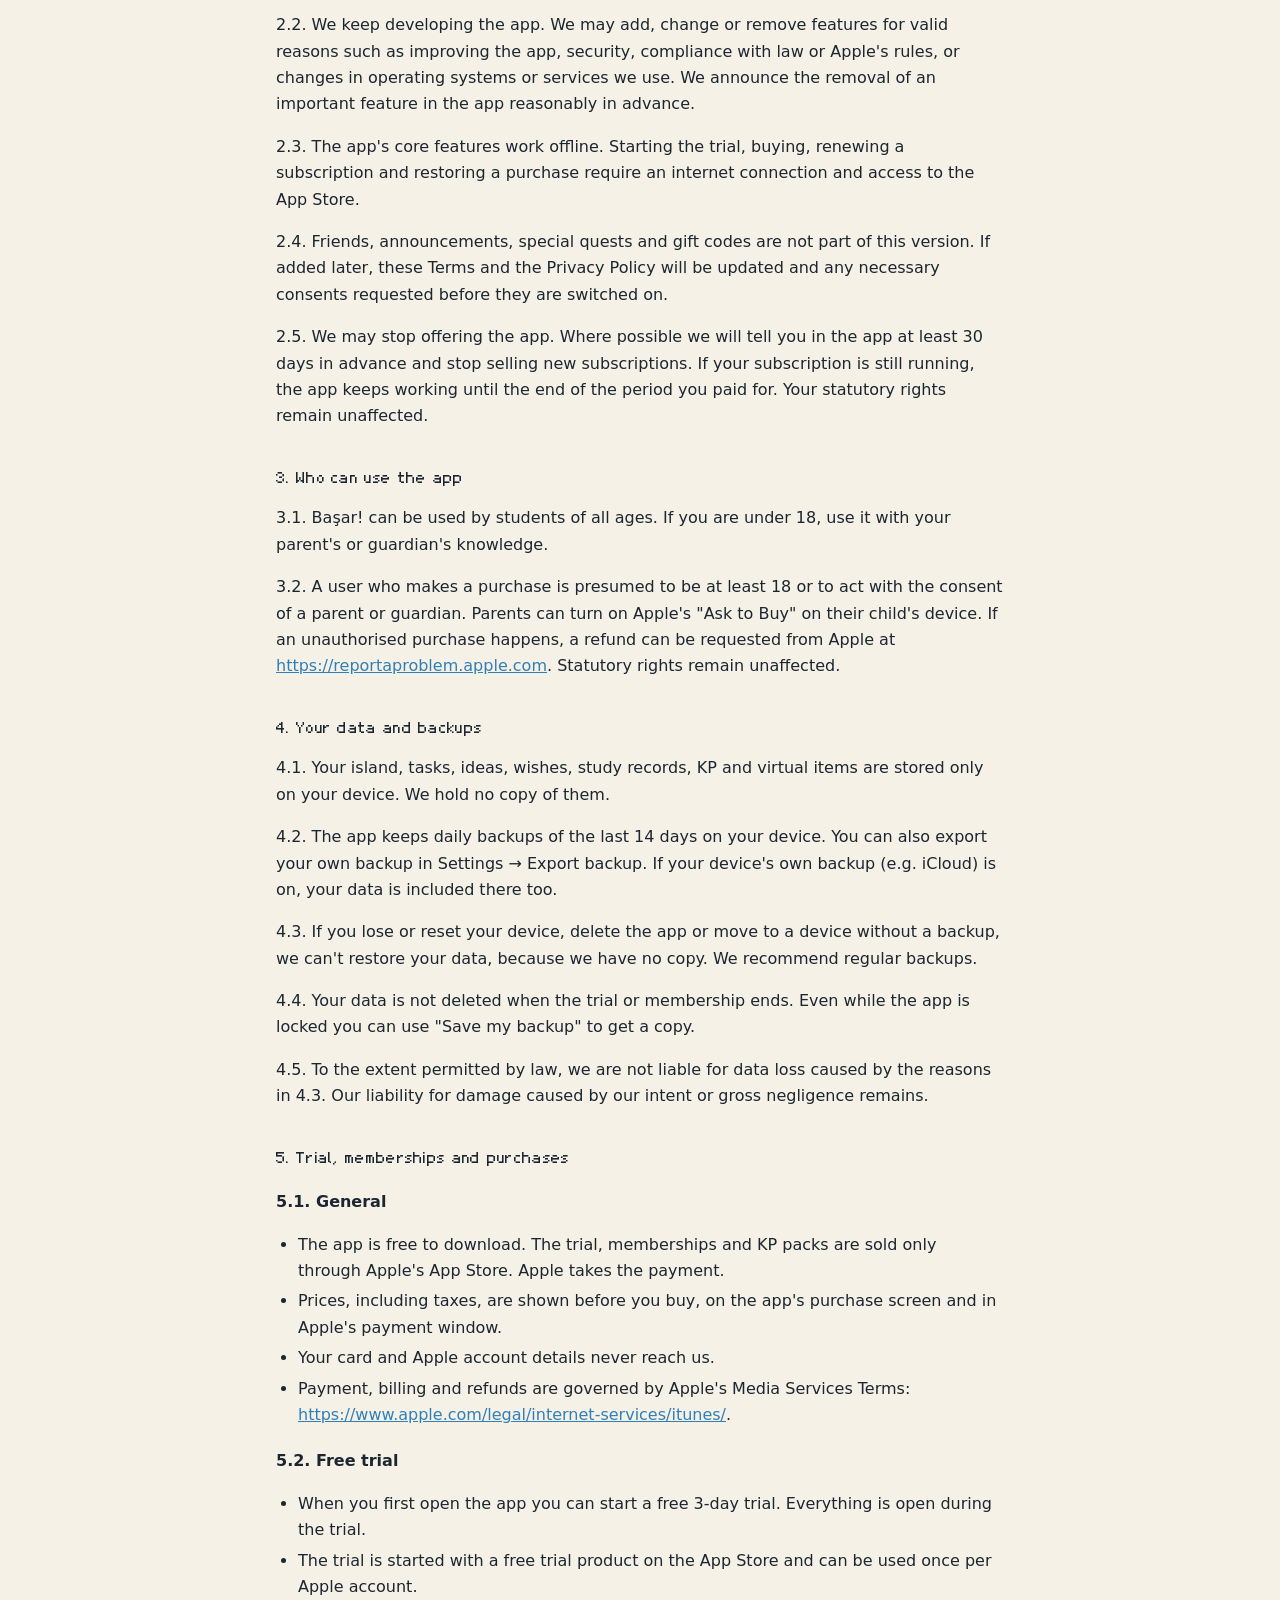
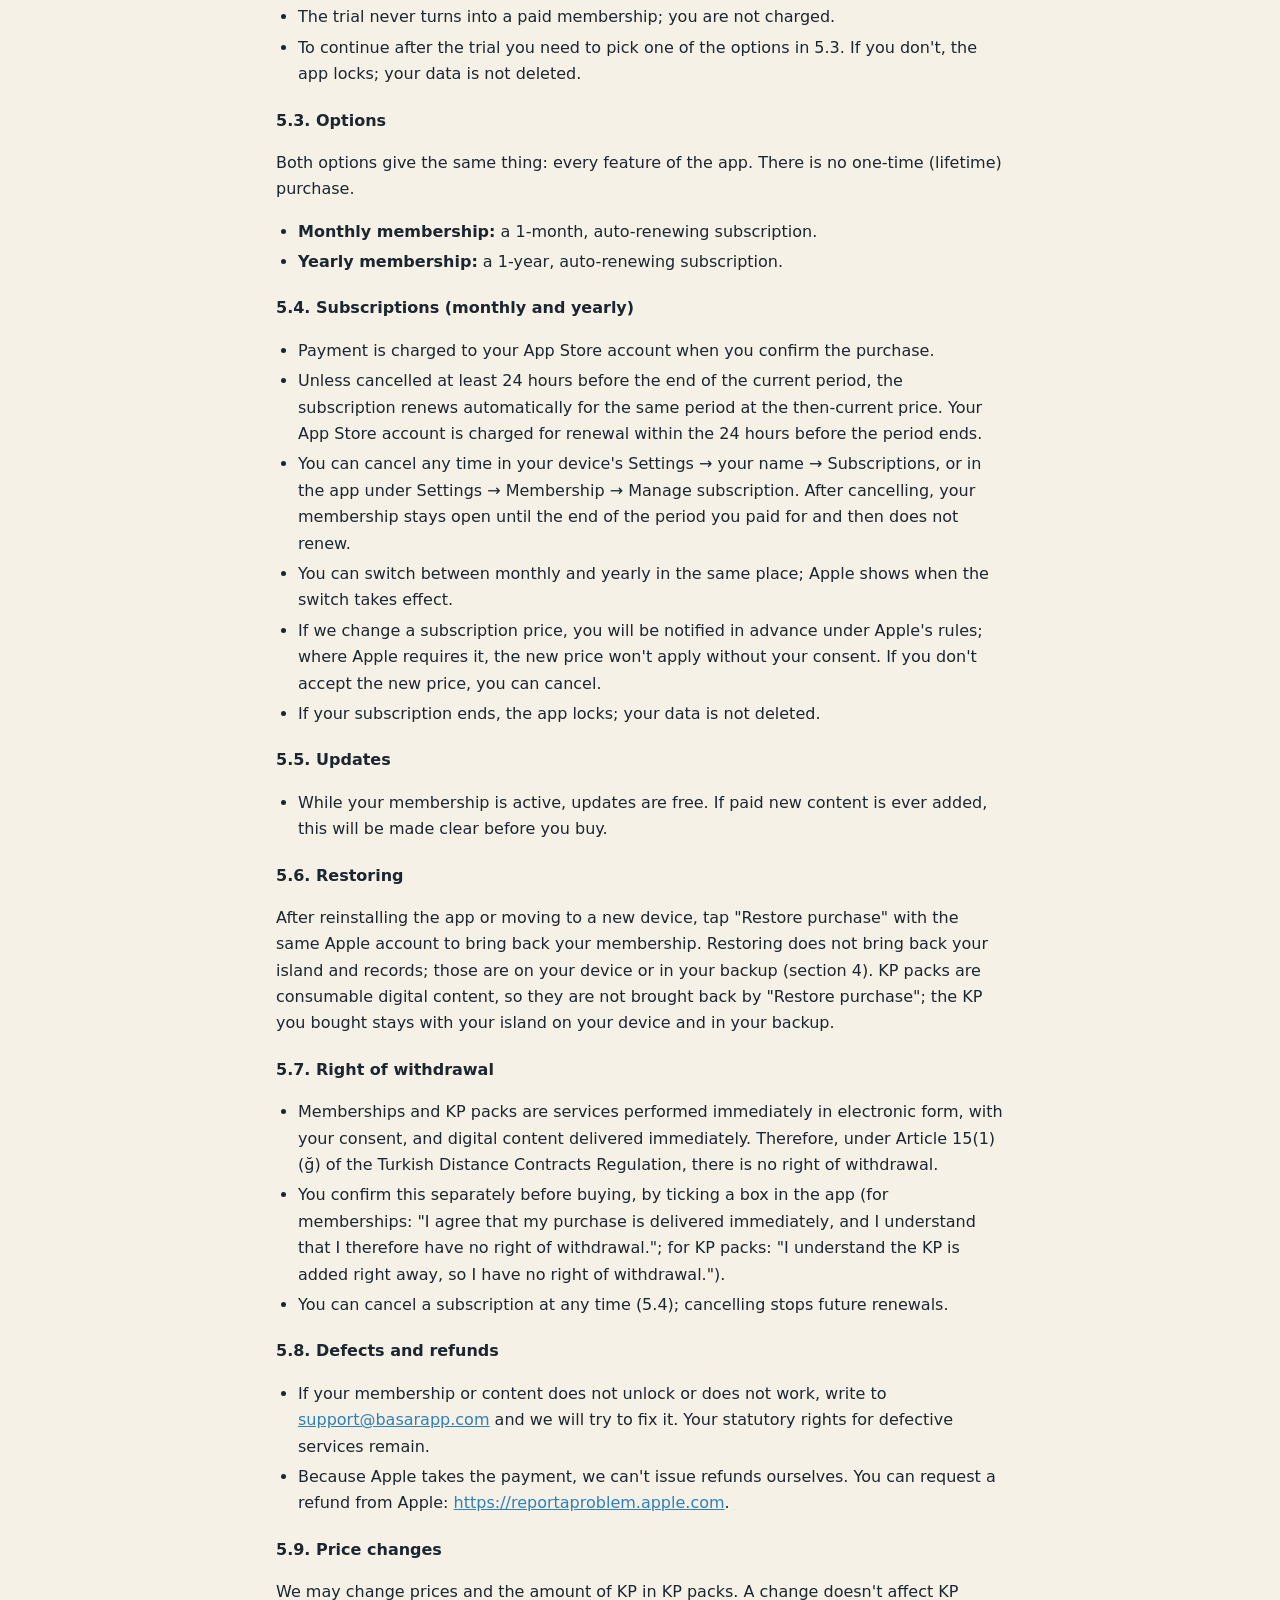
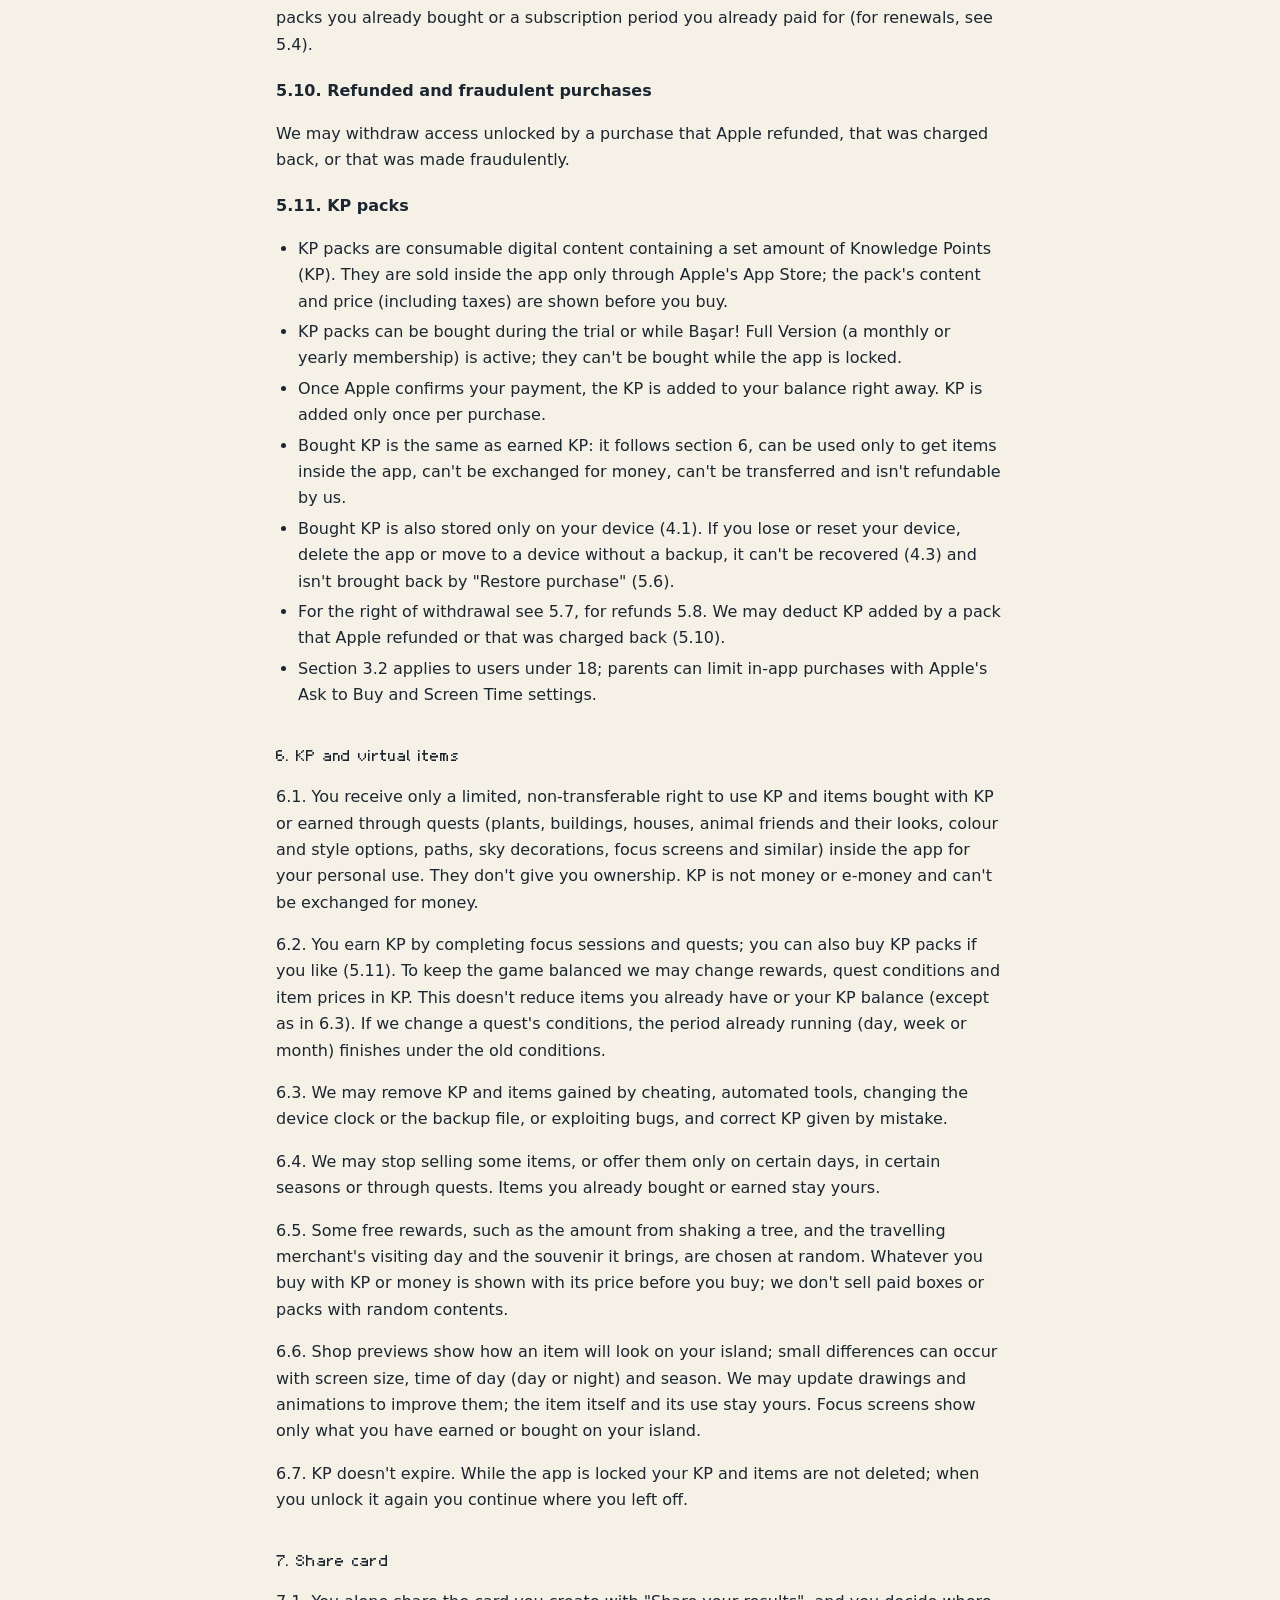
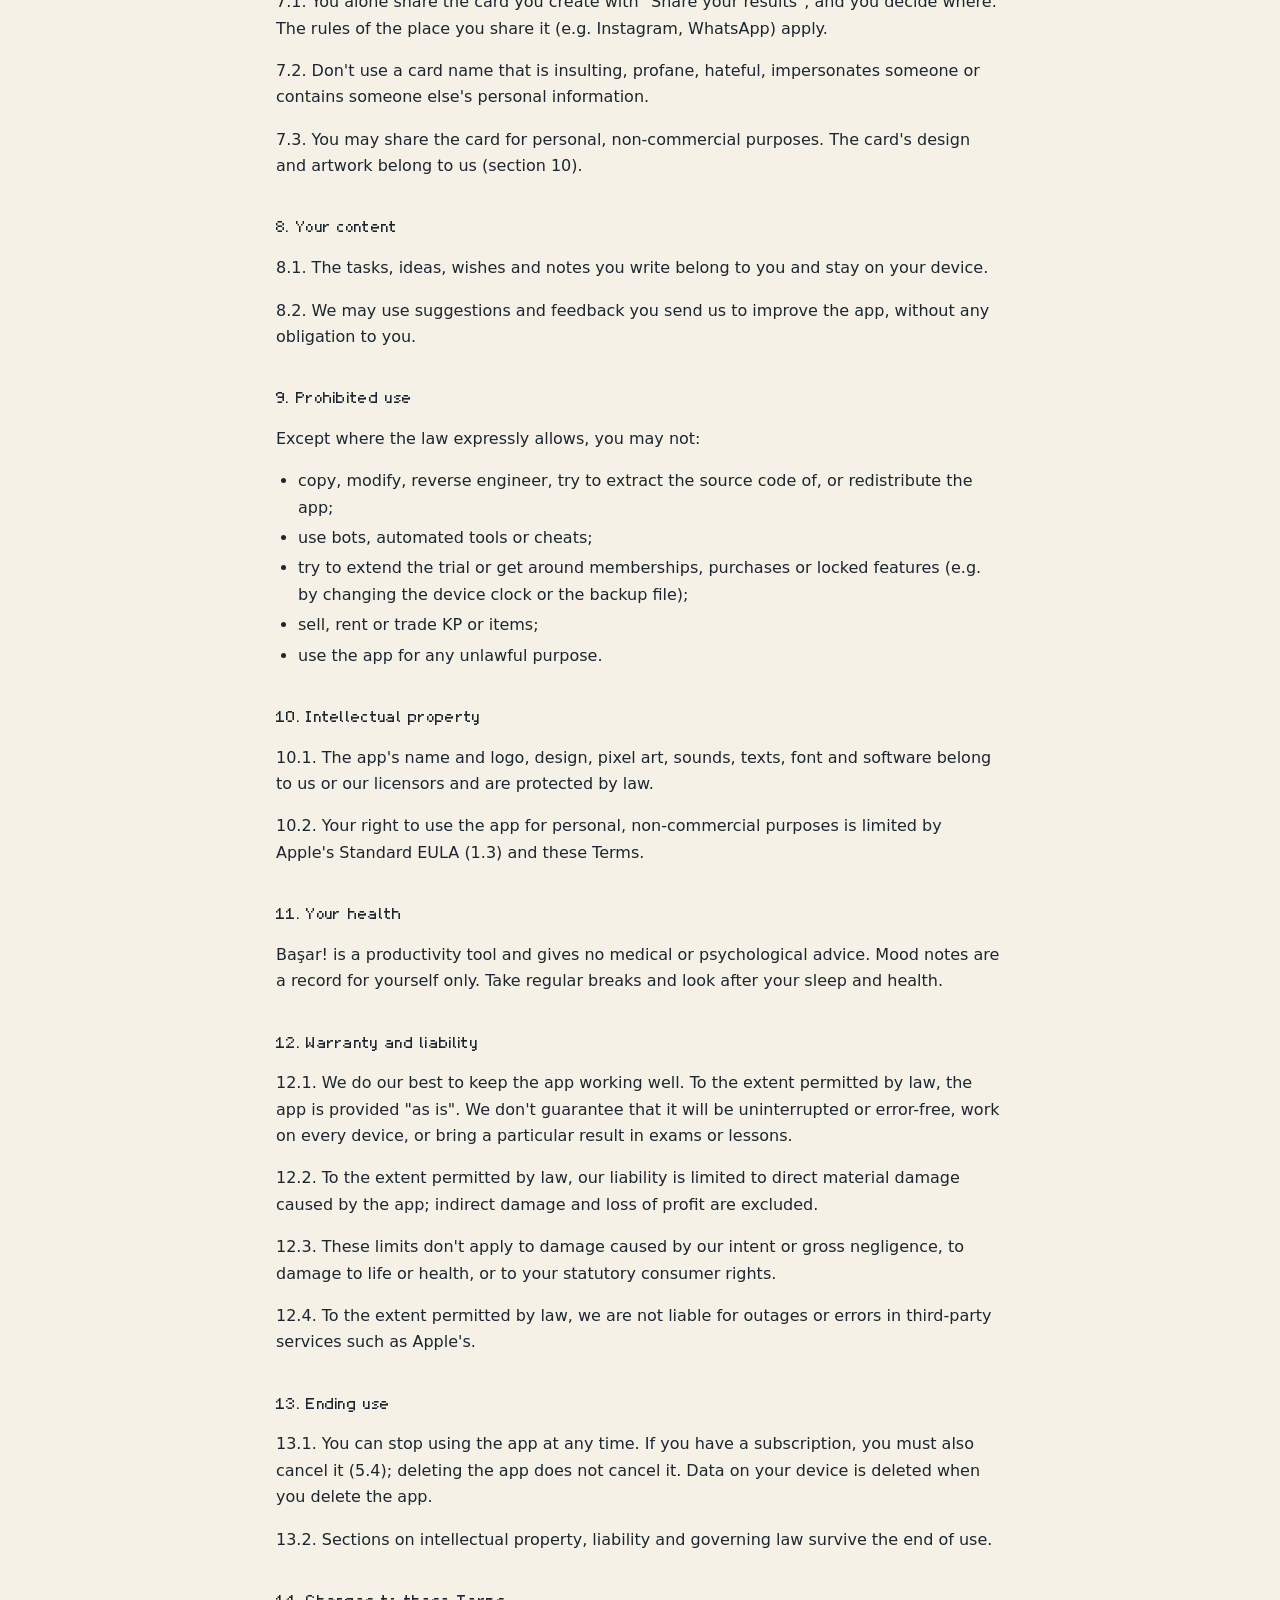
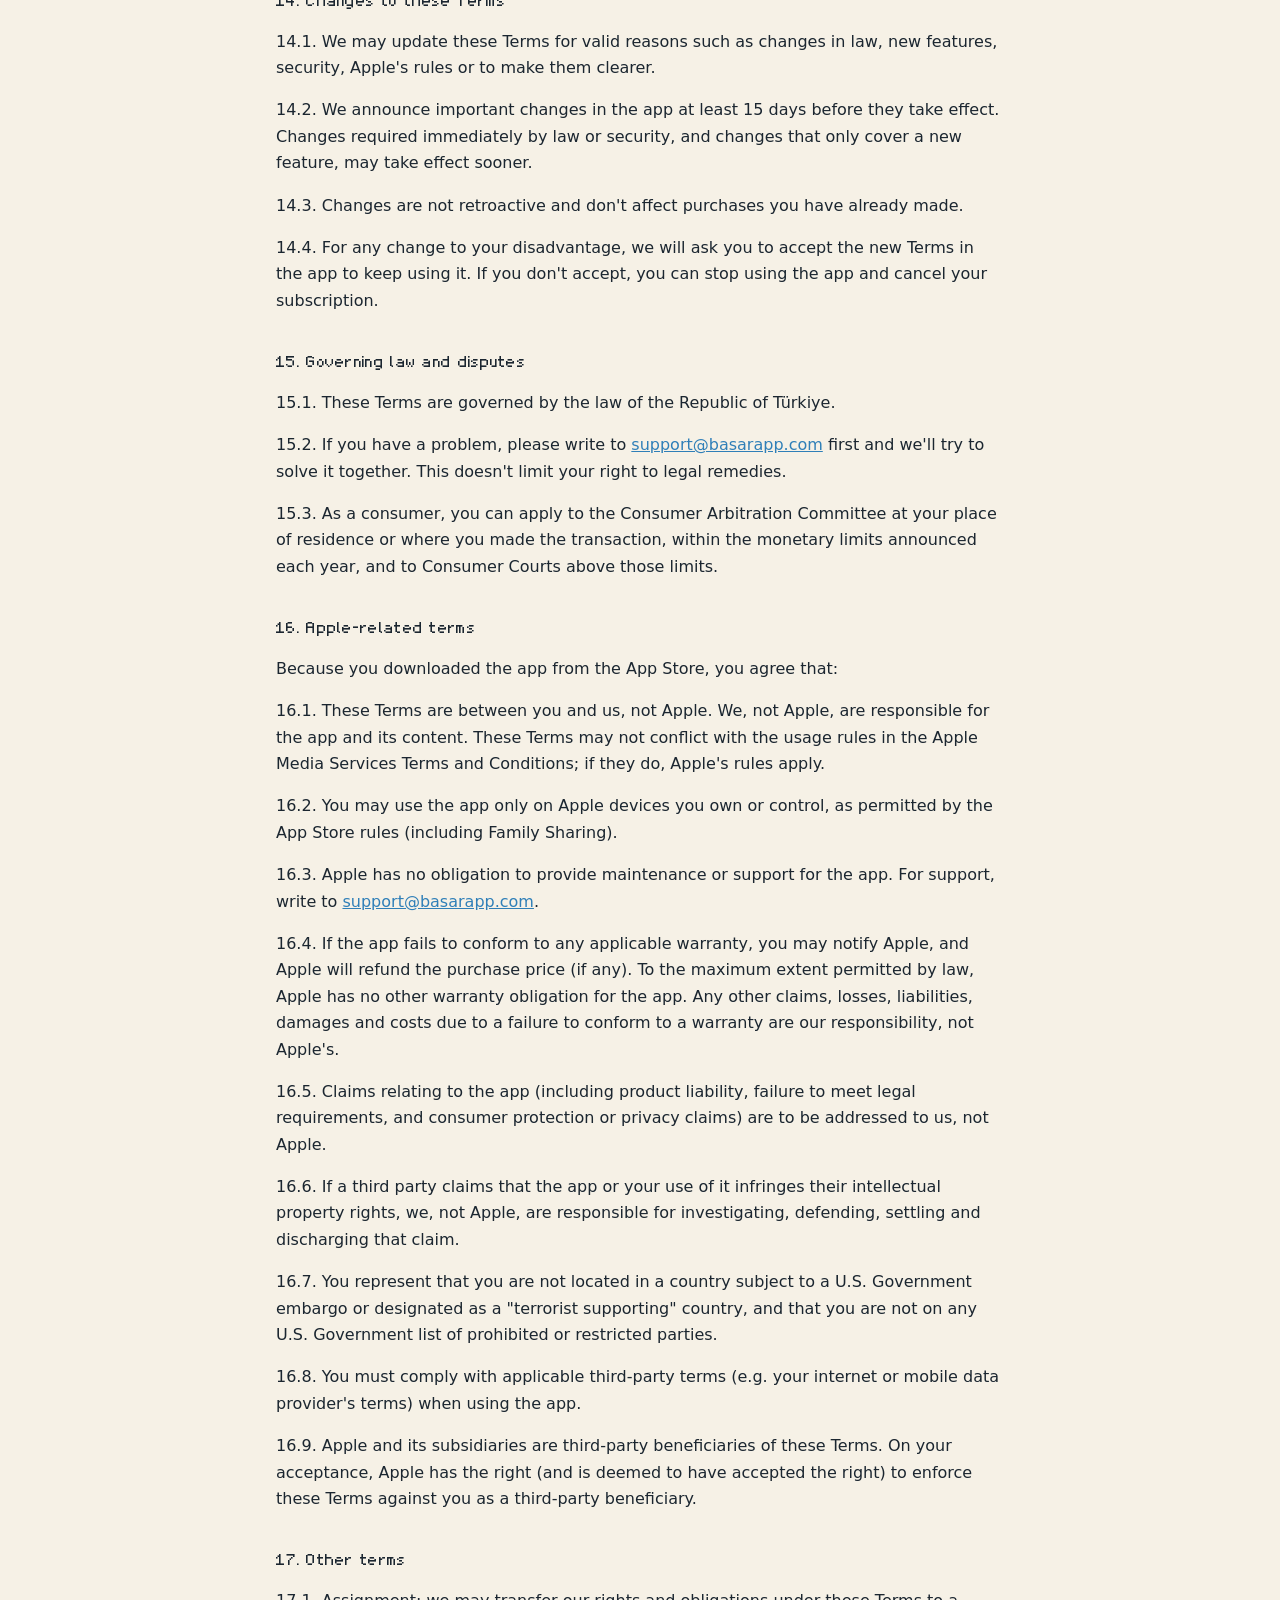
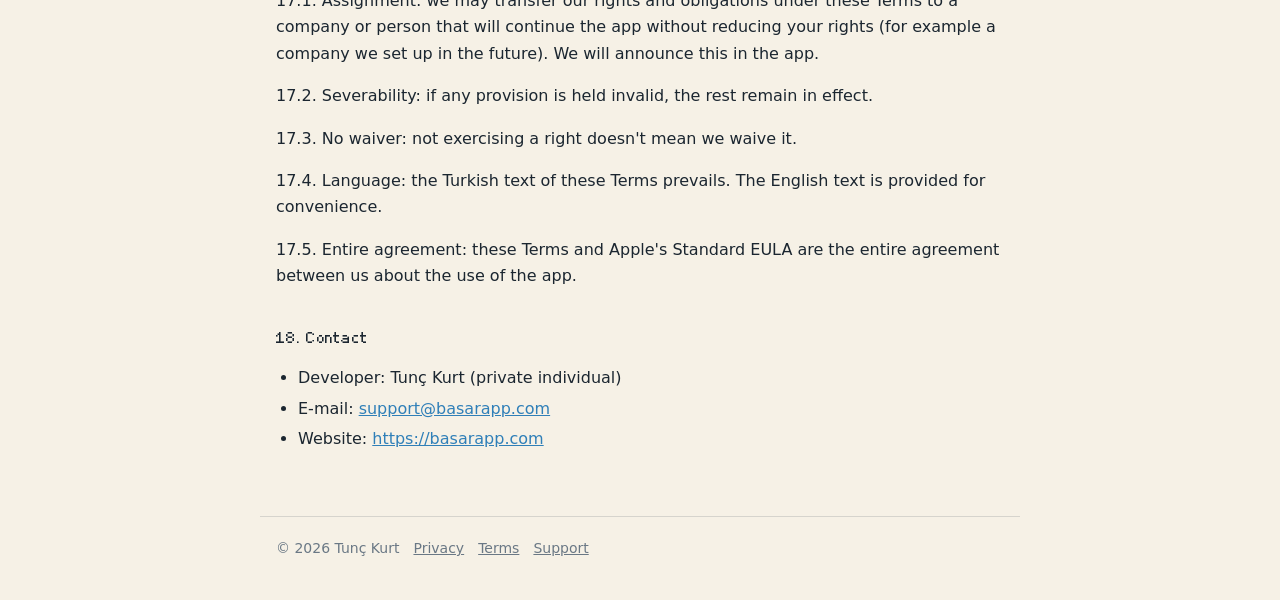
<file: en/terms.html>
<!doctype html>
<html lang="en">
<head>
<meta charset="utf-8">
<meta name="viewport" content="width=device-width, initial-scale=1">
<title>Terms of Use · Başar!</title>
<link rel="icon" href="../favicon-64.png">
<link rel="apple-touch-icon" href="../apple-touch-icon.png">
<link rel="stylesheet" href="../yasal.css">
</head>
<body>
<header class="ust">
  <img src="../icon-192.png" alt=""><a class="ad" href="../index.html">Başar!</a>
  <nav><a href="privacy.html">Privacy</a><a href="terms.html" aria-current="page">Terms</a><a href="../index.html#iletisim">Support</a><a href="../kosullar.html" lang="tr">Türkçe</a></nav>
</header>
<main>
<h1 id="terms-of-use">Terms of Use</h1>
<p class="tarih">Effective date: October 31, 2026 · Version 2.1 (first App Store release; KP packs and new game content added, lifetime option removed)</p>
<p>These Terms are a translation for convenience. If the Turkish and English texts differ, the Turkish text (<a href="https://basarapp.com/kosullar.html" class="uri">https://basarapp.com/kosullar.html</a>) prevails.</p>
<h2 id="in-short">In short</h2>
<ul>
<li>Başar! is a focus timer and island game. You don't need an account.</li>
<li>When you first open the app, you read and accept these Terms.</li>
<li>The first 3 days are free. The trial never turns into a paid purchase on its own. To continue afterwards, you pick a monthly or yearly membership.</li>
<li>When the trial or membership ends, the app locks; your island and progress are not deleted, and you continue where you left off once you pick an option.</li>
<li>Your island and progress are stored on your own device. Keeping a backup is up to you.</li>
<li>Knowledge Points (KP; "BP" in the Turkish version) and virtual items work only inside the app and can't be exchanged for money. Whatever you buy with KP or money is shown with its price before you buy; there are no paid boxes or packs with random contents.</li>
<li>If you like, you can buy KP packs inside the app through Apple. The KP is added right away; there is no right of withdrawal after delivery. Bought KP is also stored on your device, so keeping a backup is up to you.</li>
<li>Purchases are made through Apple. You can cancel a subscription any time in your iPhone's Settings → your name → Subscriptions (if you don't cancel at least 24 hours before the period ends, it renews).</li>
<li>Your statutory consumer rights are not limited by these Terms.</li>
</ul>
<h2 id="parties-and-scope">1. Parties and scope</h2>
<p>1.1. These Terms set the rules between you and the developer Tunç Kurt (a private individual; "we") for using the Başar! app ("app") and the basarapp.com website.</p>
<p>1.2. You can read these Terms from the link on the App Store page, at <a href="https://basarapp.com/en/terms.html" class="uri">https://basarapp.com/en/terms.html</a> and in the app under Settings → Privacy and terms. When you first open the app you are asked to read and accept them by ticking a box; the app can't be used without accepting.</p>
<p>1.3. Your licence to use the app is granted under Apple's Licensed Application End User License Agreement: <a href="https://www.apple.com/legal/internet-services/itunes/dev/stdeula/" class="uri">https://www.apple.com/legal/internet-services/itunes/dev/stdeula/</a>. These Terms complete that agreement with the rules of the service.</p>
<p>1.4. How your personal data is processed is explained in the Privacy Policy: <a href="https://basarapp.com/en/privacy.html" class="uri">https://basarapp.com/en/privacy.html</a>. That notice is informative and is not part of these Terms.</p>
<p>1.5. Precedence: if these Terms conflict with Apple's Standard EULA, or on matters the EULA does not cover, these Terms (prepared under Turkish law) apply. The Apple-related terms in section 16 and your statutory consumer rights remain unaffected.</p>
<p>1.6. Before you buy, the app shows the product, price, term, renewal, cancellation and withdrawal information; the payment sheet doesn't open until you accept this information and these Terms. Section 5 of these Terms applies to purchases.</p>
<h2 id="the-service">2. The service</h2>
<p>2.1. Başar! helps you track focus sessions, organise tasks, ideas and wishes, follow your progress, share your results as a card and grow your own island as you study.</p>
<p>2.2. We keep developing the app. We may add, change or remove features for valid reasons such as improving the app, security, compliance with law or Apple's rules, or changes in operating systems or services we use. We announce the removal of an important feature in the app reasonably in advance.</p>
<p>2.3. The app's core features work offline. Starting the trial, buying, renewing a subscription and restoring a purchase require an internet connection and access to the App Store.</p>
<p>2.4. Friends, announcements, special quests and gift codes are not part of this version. If added later, these Terms and the Privacy Policy will be updated and any necessary consents requested before they are switched on.</p>
<p>2.5. We may stop offering the app. Where possible we will tell you in the app at least 30 days in advance and stop selling new subscriptions. If your subscription is still running, the app keeps working until the end of the period you paid for. Your statutory rights remain unaffected.</p>
<h2 id="who-can-use-the-app">3. Who can use the app</h2>
<p>3.1. Başar! can be used by students of all ages. If you are under 18, use it with your parent's or guardian's knowledge.</p>
<p>3.2. A user who makes a purchase is presumed to be at least 18 or to act with the consent of a parent or guardian. Parents can turn on Apple's "Ask to Buy" on their child's device. If an unauthorised purchase happens, a refund can be requested from Apple at <a href="https://reportaproblem.apple.com" class="uri">https://reportaproblem.apple.com</a>. Statutory rights remain unaffected.</p>
<h2 id="your-data-and-backups">4. Your data and backups</h2>
<p>4.1. Your island, tasks, ideas, wishes, study records, KP and virtual items are stored only on your device. We hold no copy of them.</p>
<p>4.2. The app keeps daily backups of the last 14 days on your device. You can also export your own backup in Settings → Export backup. If your device's own backup (e.g. iCloud) is on, your data is included there too.</p>
<p>4.3. If you lose or reset your device, delete the app or move to a device without a backup, we can't restore your data, because we have no copy. We recommend regular backups.</p>
<p>4.4. Your data is not deleted when the trial or membership ends. Even while the app is locked you can use "Save my backup" to get a copy.</p>
<p>4.5. To the extent permitted by law, we are not liable for data loss caused by the reasons in 4.3. Our liability for damage caused by our intent or gross negligence remains.</p>
<h2 id="trial-memberships-and-purchases">5. Trial, memberships and purchases</h2>
<h3 id="general">5.1. General</h3>
<ul>
<li>The app is free to download. The trial, memberships and KP packs are sold only through Apple's App Store. Apple takes the payment.</li>
<li>Prices, including taxes, are shown before you buy, on the app's purchase screen and in Apple's payment window.</li>
<li>Your card and Apple account details never reach us.</li>
<li>Payment, billing and refunds are governed by Apple's Media Services Terms: <a href="https://www.apple.com/legal/internet-services/itunes/" class="uri">https://www.apple.com/legal/internet-services/itunes/</a>.</li>
</ul>
<h3 id="free-trial">5.2. Free trial</h3>
<ul>
<li>When you first open the app you can start a free 3-day trial. Everything is open during the trial.</li>
<li>The trial is started with a free trial product on the App Store and can be used once per Apple account.</li>
<li>The trial never turns into a paid membership; you are not charged.</li>
<li>To continue after the trial you need to pick one of the options in 5.3. If you don't, the app locks; your data is not deleted.</li>
</ul>
<h3 id="options">5.3. Options</h3>
<p>Both options give the same thing: every feature of the app. There is no one-time (lifetime) purchase.</p>
<ul>
<li><strong>Monthly membership:</strong> a 1-month, auto-renewing subscription.</li>
<li><strong>Yearly membership:</strong> a 1-year, auto-renewing subscription.</li>
</ul>
<h3 id="subscriptions-monthly-and-yearly">5.4. Subscriptions (monthly and yearly)</h3>
<ul>
<li>Payment is charged to your App Store account when you confirm the purchase.</li>
<li>Unless cancelled at least 24 hours before the end of the current period, the subscription renews automatically for the same period at the then-current price. Your App Store account is charged for renewal within the 24 hours before the period ends.</li>
<li>You can cancel any time in your device's Settings → your name → Subscriptions, or in the app under Settings → Membership → Manage subscription. After cancelling, your membership stays open until the end of the period you paid for and then does not renew.</li>
<li>You can switch between monthly and yearly in the same place; Apple shows when the switch takes effect.</li>
<li>If we change a subscription price, you will be notified in advance under Apple's rules; where Apple requires it, the new price won't apply without your consent. If you don't accept the new price, you can cancel.</li>
<li>If your subscription ends, the app locks; your data is not deleted.</li>
</ul>
<h3 id="updates">5.5. Updates</h3>
<ul>
<li>While your membership is active, updates are free. If paid new content is ever added, this will be made clear before you buy.</li>
</ul>
<h3 id="restoring">5.6. Restoring</h3>
<p>After reinstalling the app or moving to a new device, tap "Restore purchase" with the same Apple account to bring back your membership. Restoring does not bring back your island and records; those are on your device or in your backup (section 4). KP packs are consumable digital content, so they are not brought back by "Restore purchase"; the KP you bought stays with your island on your device and in your backup.</p>
<h3 id="right-of-withdrawal">5.7. Right of withdrawal</h3>
<ul>
<li>Memberships and KP packs are services performed immediately in electronic form, with your consent, and digital content delivered immediately. Therefore, under Article 15(1)(ğ) of the Turkish Distance Contracts Regulation, there is no right of withdrawal.</li>
<li>You confirm this separately before buying, by ticking a box in the app (for memberships: "I agree that my purchase is delivered immediately, and I understand that I therefore have no right of withdrawal."; for KP packs: "I understand the KP is added right away, so I have no right of withdrawal.").</li>
<li>You can cancel a subscription at any time (5.4); cancelling stops future renewals.</li>
</ul>
<h3 id="defects-and-refunds">5.8. Defects and refunds</h3>
<ul>
<li>If your membership or content does not unlock or does not work, write to <a href="mailto:support@basarapp.com" class="email">support@basarapp.com</a> and we will try to fix it. Your statutory rights for defective services remain.</li>
<li>Because Apple takes the payment, we can't issue refunds ourselves. You can request a refund from Apple: <a href="https://reportaproblem.apple.com" class="uri">https://reportaproblem.apple.com</a>.</li>
</ul>
<h3 id="price-changes">5.9. Price changes</h3>
<p>We may change prices and the amount of KP in KP packs. A change doesn't affect KP packs you already bought or a subscription period you already paid for (for renewals, see 5.4).</p>
<h3 id="refunded-and-fraudulent-purchases">5.10. Refunded and fraudulent purchases</h3>
<p>We may withdraw access unlocked by a purchase that Apple refunded, that was charged back, or that was made fraudulently.</p>
<h3 id="kp-packs">5.11. KP packs</h3>
<ul>
<li>KP packs are consumable digital content containing a set amount of Knowledge Points (KP). They are sold inside the app only through Apple's App Store; the pack's content and price (including taxes) are shown before you buy.</li>
<li>KP packs can be bought during the trial or while Başar! Full Version (a monthly or yearly membership) is active; they can't be bought while the app is locked.</li>
<li>Once Apple confirms your payment, the KP is added to your balance right away. KP is added only once per purchase.</li>
<li>Bought KP is the same as earned KP: it follows section 6, can be used only to get items inside the app, can't be exchanged for money, can't be transferred and isn't refundable by us.</li>
<li>Bought KP is also stored only on your device (4.1). If you lose or reset your device, delete the app or move to a device without a backup, it can't be recovered (4.3) and isn't brought back by "Restore purchase" (5.6).</li>
<li>For the right of withdrawal see 5.7, for refunds 5.8. We may deduct KP added by a pack that Apple refunded or that was charged back (5.10).</li>
<li>Section 3.2 applies to users under 18; parents can limit in-app purchases with Apple's Ask to Buy and Screen Time settings.</li>
</ul>
<h2 id="kp-and-virtual-items">6. KP and virtual items</h2>
<p>6.1. You receive only a limited, non-transferable right to use KP and items bought with KP or earned through quests (plants, buildings, houses, animal friends and their looks, colour and style options, paths, sky decorations, focus screens and similar) inside the app for your personal use. They don't give you ownership. KP is not money or e-money and can't be exchanged for money.</p>
<p>6.2. You earn KP by completing focus sessions and quests; you can also buy KP packs if you like (5.11). To keep the game balanced we may change rewards, quest conditions and item prices in KP. This doesn't reduce items you already have or your KP balance (except as in 6.3). If we change a quest's conditions, the period already running (day, week or month) finishes under the old conditions.</p>
<p>6.3. We may remove KP and items gained by cheating, automated tools, changing the device clock or the backup file, or exploiting bugs, and correct KP given by mistake.</p>
<p>6.4. We may stop selling some items, or offer them only on certain days, in certain seasons or through quests. Items you already bought or earned stay yours.</p>
<p>6.5. Some free rewards, such as the amount from shaking a tree, and the travelling merchant's visiting day and the souvenir it brings, are chosen at random. Whatever you buy with KP or money is shown with its price before you buy; we don't sell paid boxes or packs with random contents.</p>
<p>6.6. Shop previews show how an item will look on your island; small differences can occur with screen size, time of day (day or night) and season. We may update drawings and animations to improve them; the item itself and its use stay yours. Focus screens show only what you have earned or bought on your island.</p>
<p>6.7. KP doesn't expire. While the app is locked your KP and items are not deleted; when you unlock it again you continue where you left off.</p>
<h2 id="share-card">7. Share card</h2>
<p>7.1. You alone share the card you create with "Share your results", and you decide where. The rules of the place you share it (e.g. Instagram, WhatsApp) apply.</p>
<p>7.2. Don't use a card name that is insulting, profane, hateful, impersonates someone or contains someone else's personal information.</p>
<p>7.3. You may share the card for personal, non-commercial purposes. The card's design and artwork belong to us (section 10).</p>
<h2 id="your-content">8. Your content</h2>
<p>8.1. The tasks, ideas, wishes and notes you write belong to you and stay on your device.</p>
<p>8.2. We may use suggestions and feedback you send us to improve the app, without any obligation to you.</p>
<h2 id="prohibited-use">9. Prohibited use</h2>
<p>Except where the law expressly allows, you may not:</p>
<ul>
<li>copy, modify, reverse engineer, try to extract the source code of, or redistribute the app;</li>
<li>use bots, automated tools or cheats;</li>
<li>try to extend the trial or get around memberships, purchases or locked features (e.g. by changing the device clock or the backup file);</li>
<li>sell, rent or trade KP or items;</li>
<li>use the app for any unlawful purpose.</li>
</ul>
<h2 id="intellectual-property">10. Intellectual property</h2>
<p>10.1. The app's name and logo, design, pixel art, sounds, texts, font and software belong to us or our licensors and are protected by law.</p>
<p>10.2. Your right to use the app for personal, non-commercial purposes is limited by Apple's Standard EULA (1.3) and these Terms.</p>
<h2 id="your-health">11. Your health</h2>
<p>Başar! is a productivity tool and gives no medical or psychological advice. Mood notes are a record for yourself only. Take regular breaks and look after your sleep and health.</p>
<h2 id="warranty-and-liability">12. Warranty and liability</h2>
<p>12.1. We do our best to keep the app working well. To the extent permitted by law, the app is provided "as is". We don't guarantee that it will be uninterrupted or error-free, work on every device, or bring a particular result in exams or lessons.</p>
<p>12.2. To the extent permitted by law, our liability is limited to direct material damage caused by the app; indirect damage and loss of profit are excluded.</p>
<p>12.3. These limits don't apply to damage caused by our intent or gross negligence, to damage to life or health, or to your statutory consumer rights.</p>
<p>12.4. To the extent permitted by law, we are not liable for outages or errors in third-party services such as Apple's.</p>
<h2 id="ending-use">13. Ending use</h2>
<p>13.1. You can stop using the app at any time. If you have a subscription, you must also cancel it (5.4); deleting the app does not cancel it. Data on your device is deleted when you delete the app.</p>
<p>13.2. Sections on intellectual property, liability and governing law survive the end of use.</p>
<h2 id="changes-to-these-terms">14. Changes to these Terms</h2>
<p>14.1. We may update these Terms for valid reasons such as changes in law, new features, security, Apple's rules or to make them clearer.</p>
<p>14.2. We announce important changes in the app at least 15 days before they take effect. Changes required immediately by law or security, and changes that only cover a new feature, may take effect sooner.</p>
<p>14.3. Changes are not retroactive and don't affect purchases you have already made.</p>
<p>14.4. For any change to your disadvantage, we will ask you to accept the new Terms in the app to keep using it. If you don't accept, you can stop using the app and cancel your subscription.</p>
<h2 id="governing-law-and-disputes">15. Governing law and disputes</h2>
<p>15.1. These Terms are governed by the law of the Republic of Türkiye.</p>
<p>15.2. If you have a problem, please write to <a href="mailto:support@basarapp.com" class="email">support@basarapp.com</a> first and we'll try to solve it together. This doesn't limit your right to legal remedies.</p>
<p>15.3. As a consumer, you can apply to the Consumer Arbitration Committee at your place of residence or where you made the transaction, within the monetary limits announced each year, and to Consumer Courts above those limits.</p>
<h2 id="apple-related-terms">16. Apple-related terms</h2>
<p>Because you downloaded the app from the App Store, you agree that:</p>
<p>16.1. These Terms are between you and us, not Apple. We, not Apple, are responsible for the app and its content. These Terms may not conflict with the usage rules in the Apple Media Services Terms and Conditions; if they do, Apple's rules apply.</p>
<p>16.2. You may use the app only on Apple devices you own or control, as permitted by the App Store rules (including Family Sharing).</p>
<p>16.3. Apple has no obligation to provide maintenance or support for the app. For support, write to <a href="mailto:support@basarapp.com" class="email">support@basarapp.com</a>.</p>
<p>16.4. If the app fails to conform to any applicable warranty, you may notify Apple, and Apple will refund the purchase price (if any). To the maximum extent permitted by law, Apple has no other warranty obligation for the app. Any other claims, losses, liabilities, damages and costs due to a failure to conform to a warranty are our responsibility, not Apple's.</p>
<p>16.5. Claims relating to the app (including product liability, failure to meet legal requirements, and consumer protection or privacy claims) are to be addressed to us, not Apple.</p>
<p>16.6. If a third party claims that the app or your use of it infringes their intellectual property rights, we, not Apple, are responsible for investigating, defending, settling and discharging that claim.</p>
<p>16.7. You represent that you are not located in a country subject to a U.S. Government embargo or designated as a "terrorist supporting" country, and that you are not on any U.S. Government list of prohibited or restricted parties.</p>
<p>16.8. You must comply with applicable third-party terms (e.g. your internet or mobile data provider's terms) when using the app.</p>
<p>16.9. Apple and its subsidiaries are third-party beneficiaries of these Terms. On your acceptance, Apple has the right (and is deemed to have accepted the right) to enforce these Terms against you as a third-party beneficiary.</p>
<h2 id="other-terms">17. Other terms</h2>
<p>17.1. Assignment: we may transfer our rights and obligations under these Terms to a company or person that will continue the app without reducing your rights (for example a company we set up in the future). We will announce this in the app.</p>
<p>17.2. Severability: if any provision is held invalid, the rest remain in effect.</p>
<p>17.3. No waiver: not exercising a right doesn't mean we waive it.</p>
<p>17.4. Language: the Turkish text of these Terms prevails. The English text is provided for convenience.</p>
<p>17.5. Entire agreement: these Terms and Apple's Standard EULA are the entire agreement between us about the use of the app.</p>
<h2 id="contact">18. Contact</h2>
<ul>
<li>Developer: Tunç Kurt (private individual)</li>
<li>E-mail: <a href="mailto:support@basarapp.com" class="email">support@basarapp.com</a></li>
<li>Website: <a href="https://basarapp.com" class="uri">https://basarapp.com</a></li>
</ul>

</main>
<footer class="alt"><span>© 2026 Tunç Kurt</span><a href="privacy.html">Privacy</a><a href="terms.html">Terms</a><a href="../index.html#iletisim">Support</a></footer>
</body>
</html>
</file>
<file: site.css>
@font-face { font-family: 'Tugla Pixel'; src: url('TuglaPixel.ttf') format('truetype'); font-display: swap; }
:root {
  --ink: #f3f7fa; --ink2: #d6e0e8; --muted: #a9b8c6;
  --kart: rgba(9, 20, 31, .72); --cizgi: rgba(255,255,255,.14);
  --mint: #57d9ad; --mint-ink: #06291d; --gold: #f6c453;
  --pix: 'Tugla Pixel', ui-monospace, monospace;
  --sans: -apple-system, 'SF Pro Text', 'Segoe UI', system-ui, 'Helvetica Neue', Arial, sans-serif;
}
* { box-sizing: border-box; }
html { -webkit-text-size-adjust: 100%; scroll-behavior: smooth; overflow-x: hidden; }
@media (prefers-reduced-motion: reduce) { html { scroll-behavior: auto; } }
body { margin: 0; color: var(--ink); font: 16px/1.6 var(--sans); background: #0d2a44; overflow-x: hidden; }
a { color: var(--gold); }
img { max-width: 100%; }

/* ---------- sabit arka plan ---------- */
.sahne { position: fixed; inset: 0; z-index: 0; background: #0d2a44; overflow: hidden; }
.katman { position: absolute; inset: 0; background-size: cover; background-position: center; opacity: 0; transition: opacity 1.4s ease; }
.katman.on { opacity: 1; }
.katman video { position: absolute; inset: 0; width: 100%; height: 100%; object-fit: cover; }
#kuslar { position: absolute; inset: 0; width: 100%; height: 100%; image-rendering: pixelated; pointer-events: none; }
.perde { position: absolute; inset: 0; background: linear-gradient(180deg, rgba(8,20,32,.50) 0%, rgba(8,20,32,.42) 40%, rgba(8,20,32,.62) 100%); }

/* ---------- üst çubuk ---------- */
.ust { position: relative; z-index: 2; display: flex; align-items: center; gap: 10px; max-width: 1040px; margin: 0 auto; padding: 16px; }
.logo { display: flex; align-items: center; gap: 10px; background: none; border: 0; color: var(--ink); padding: 0; cursor: pointer; -webkit-tap-highlight-color: transparent; }
.logo img { width: 34px; height: 34px; border-radius: 8px; image-rendering: pixelated; }
.logo b { font: 20px var(--pix); letter-spacing: .5px; }
.dil { margin-left: auto; background: rgba(0,0,0,.35); border: 1px solid var(--cizgi); color: var(--ink2); border-radius: 999px; padding: 6px 14px; font: 13px var(--sans); cursor: pointer; }
.dil:hover { color: var(--ink); border-color: rgba(255,255,255,.32); }

main, .alt { position: relative; z-index: 1; }
.bolum { min-height: 100vh; min-height: 100svh; display: flex; align-items: center; justify-content: center; padding: 8vh 16px; }

/* ---------- giriş ---------- */
.kahraman { flex-direction: column; text-align: center; padding-top: 4vh; position: relative; }
.kahraman::before { content: ''; position: absolute; left: 0; right: 0; top: 8%; bottom: 8%; background: radial-gradient(ellipse at center, rgba(5,14,24,.62) 0%, rgba(5,14,24,.35) 45%, rgba(5,14,24,0) 72%); z-index: -1; pointer-events: none; }
.kahraman h1 { font: clamp(52px, 11vw, 96px)/1 var(--pix); margin: 0 0 14px; letter-spacing: 1px; text-shadow: 0 4px 0 rgba(0,0,0,.35); }
.slogan { font: clamp(20px, 3.8vw, 28px)/1.35 var(--pix); color: var(--gold); margin: 0 auto 16px; text-shadow: 0 2px 0 rgba(0,0,0,.4); }
.giris { max-width: 580px; margin: 0 auto 26px; font-size: 18px; color: var(--ink); text-shadow: 0 1px 4px rgba(0,0,0,.75); }
.indir { display: flex; gap: 10px; justify-content: center; flex-wrap: wrap; }
.magaza { display: inline-flex; flex-direction: column; align-items: flex-start; min-width: 160px; padding: 9px 18px; border-radius: 12px; text-decoration: none; background: rgba(0,0,0,.6); border: 1px solid rgba(255,255,255,.3); color: var(--ink); line-height: 1.2; }
.magaza small { font-size: 11px; color: var(--muted); }
.magaza b { font-size: 18px; }
.yakinda { cursor: default; }
a.magaza:hover { border-color: var(--mint); }
.destek-kucuk { margin: 18px 0 0; font-size: 14px; color: var(--ink2); text-shadow: 0 1px 3px rgba(0,0,0,.7); }
.kaydir { display: inline-flex; flex-direction: column; align-items: center; gap: 2px; margin-top: 6vh; padding: 12px 22px 10px; border-radius: 999px; text-decoration: none; color: var(--ink); font: clamp(16px, 2.4vw, 20px)/1.2 var(--pix); letter-spacing: .4px; background: rgba(0,0,0,.42); border: 1px solid rgba(255,255,255,.28); text-shadow: 0 2px 0 rgba(0,0,0,.4); animation: nefes 2.4s ease-in-out infinite; -webkit-tap-highlight-color: transparent; }
.kaydir:hover { border-color: var(--mint); }
.kaydir span { margin-bottom: 6px; }
.kaydir .ok { display: block; width: 14px; height: 14px; border-right: 4px solid var(--gold); border-bottom: 4px solid var(--gold); transform: rotate(45deg); margin-top: -6px; animation: ok 1.4s ease-in-out infinite; }
.kaydir .ok + .ok { animation-delay: .18s; opacity: .7; }
@keyframes ok { 0% { transform: translateY(-4px) rotate(45deg); opacity: .2; } 50% { transform: translateY(4px) rotate(45deg); opacity: 1; } 100% { transform: translateY(10px) rotate(45deg); opacity: .2; } }
@keyframes nefes { 0%, 100% { transform: translateY(0); box-shadow: 0 0 0 0 rgba(87,217,173,0); } 50% { transform: translateY(5px); box-shadow: 0 0 0 8px rgba(87,217,173,.12); } }
@media (prefers-reduced-motion: reduce) { .kaydir, .kaydir .ok { animation: none; } }

/* ---------- kartlar ---------- */
.kart { width: 100%; max-width: 1000px; background: var(--kart); border: 1px solid var(--cizgi); border-radius: 22px; padding: 28px; -webkit-backdrop-filter: blur(8px) saturate(1.1); backdrop-filter: blur(8px) saturate(1.1); box-shadow: 0 20px 60px rgba(0,0,0,.25); }
.iki { display: grid; grid-template-columns: 1fr 300px; gap: 34px; align-items: center; }
.iki.ters { grid-template-columns: 300px 1fr; }
.iki.ters .telefon { order: -1; }
.etiket { display: inline-block; font: 13px var(--pix); color: var(--mint); letter-spacing: .4px; margin-bottom: 8px; }
h2 { font: clamp(24px, 3.6vw, 32px)/1.25 var(--pix); margin: 0 0 12px; letter-spacing: .4px; }
h3 { font: 16px/1.3 var(--pix); margin: 0 0 6px; color: var(--gold); letter-spacing: .3px; }
.yazi p { color: var(--ink2); margin: 0 0 14px; font-size: 16.5px; }
.madde { list-style: none; padding: 0; margin: 6px 0 0; }
.madde li { position: relative; padding-left: 22px; margin: 7px 0; color: var(--ink2); }
.madde li::before { content: ''; position: absolute; left: 4px; top: .62em; width: 8px; height: 8px; background: var(--mint); }
.not-kucuk { font-size: 14px !important; color: var(--muted) !important; }
.ipucu { font: 13px var(--pix) !important; color: var(--gold) !important; opacity: .9; }

/* telefon çerçevesi */
.telefon { margin: 0; justify-self: center; width: 100%; max-width: 300px; padding: 9px; border-radius: 38px; background: #05090d; border: 1px solid rgba(255,255,255,.18); box-shadow: 0 24px 60px rgba(0,0,0,.45); }
.telefon img { display: block; width: 100%; height: auto; border-radius: 30px; }

/* piksel görseller */
.oduller, .anitlar, .gezegenler { display: flex; flex-wrap: wrap; gap: 12px; margin: 14px 0; align-items: flex-end; }
.oduller figure, .anitlar figure { margin: 0; display: flex; flex-direction: column; align-items: center; gap: 6px; background: rgba(255,255,255,.05); border: 1px solid var(--cizgi); border-radius: 14px; padding: 12px 10px 8px; min-width: 96px; }
.oduller img, .anitlar img, .gezegenler img { image-rendering: pixelated; height: auto; }
.oduller img { max-height: 58px; width: auto; }
.anitlar figure { min-width: 110px; }
.anitlar img { max-height: 110px; width: auto; }
figcaption { font-size: 13.5px; color: var(--ink2); text-align: center; }
.gezegenler img { width: 72px; }
.gezegenler img.kuyruk { width: 130px; }
.rapor { margin: 6px 0 0; max-width: 360px; }
.rapor img { display: block; width: 100%; height: auto; border-radius: 12px; border: 1px solid var(--cizgi); }
.mevsimler { display: grid; grid-template-columns: repeat(4, 1fr); gap: 10px; margin-top: 16px; }
.mevsimler figure { margin: 0; }
.mevsimler img { display: block; width: 100%; height: auto; aspect-ratio: 16 / 9; object-fit: cover; border-radius: 12px; border: 1px solid var(--cizgi); image-rendering: pixelated; }
.mevsimler figcaption { margin-top: 6px; font: 13px var(--pix); color: var(--ink2); }
.izgara { display: grid; grid-template-columns: repeat(3, 1fr); gap: 12px; margin-top: 8px; }
.izgara > div { background: rgba(255,255,255,.05); border: 1px solid var(--cizgi); border-radius: 14px; padding: 14px 16px; }
.izgara p { margin: 0; color: var(--ink2); font-size: 15px; }

/* ---------- alt ---------- */
.alt { padding: 6vh 16px calc(30px + env(safe-area-inset-bottom)); display: flex; justify-content: center; }
.son { text-align: center; position: relative; padding-bottom: 80px; overflow: hidden; }
.motto { font: clamp(22px, 4vw, 32px)/1.3 var(--pix); margin: 0 0 18px; }
.iletisim { margin: 24px 0 8px; display: flex; flex-direction: column; align-items: center; gap: 4px; color: var(--ink2); font-size: 14px; }
.iletisim .mail { font-size: 21px; font-weight: 700; color: var(--ink); text-decoration: none; border-bottom: 2px solid var(--mint); }
.iletisim .mail:hover { color: var(--mint); }
.sosyal { display: flex; flex-wrap: wrap; gap: 8px 18px; justify-content: center; margin: 16px 0 6px; font-size: 14px; }
.sosyal a { display: inline-flex; align-items: center; gap: 7px; color: var(--ink2); text-decoration: none; padding: 5px 10px; border-radius: 999px; border: 1px solid var(--cizgi); background: rgba(255,255,255,.04); }
.sosyal a:hover { color: var(--ink); border-color: rgba(255,255,255,.32); }
.sosyal img { image-rendering: pixelated; }
.kunye { margin: 14px 0 0; font-size: 13px; color: var(--muted); }
.kedi-yolu { position: absolute; left: 0; right: 0; bottom: 10px; height: 44px; pointer-events: none; }
.kedi { position: absolute; bottom: 0; left: 0; width: 78px; height: 42px; border: 0; padding: 0; background: transparent no-repeat center / contain; image-rendering: pixelated; cursor: pointer; pointer-events: auto; -webkit-tap-highlight-color: transparent; }
.kalp { position: absolute; font: 16px var(--pix); color: #ff6b8a; pointer-events: none; animation: kalp 1.3s ease-out forwards; }
@keyframes kalp { from { opacity: 1; transform: translateY(0); } to { opacity: 0; transform: translateY(-40px); } }
.balon { position: absolute; bottom: 48px; font: 12px var(--pix); background: #fffdf6; color: #1b2630; padding: 4px 8px; border-radius: 8px; white-space: nowrap; pointer-events: none; animation: kalp 1.8s ease-out forwards; }
.para { position: fixed; top: -40px; width: 24px; height: 24px; image-rendering: pixelated; pointer-events: none; z-index: 5; animation: dus linear forwards; }
@keyframes dus { to { transform: translateY(110vh) rotate(360deg); } }
.dilek { position: fixed; left: 50%; top: 22%; transform: translateX(-50%); z-index: 5; font: 18px var(--pix); color: var(--gold); text-shadow: 0 2px 0 rgba(0,0,0,.5); pointer-events: none; animation: kalp 2.4s ease-out forwards; }

/* ---------- dar ekran ---------- */
@media (max-width: 820px) {
  .iki, .iki.ters { grid-template-columns: 1fr; gap: 22px; }
  .iki.ters .telefon { order: 0; }
  .telefon { max-width: 260px; }
  .kart { padding: 22px 18px; border-radius: 18px; }
  .izgara { grid-template-columns: 1fr; }
  .mevsimler { grid-template-columns: repeat(2, 1fr); }
  .bolum { padding: 7vh 14px; }
}
[hidden] { display: none !important; }
/* gece görüntüsünde gökyüzü üstte kalsın */
.katman[data-bg="gece"] { background-position: center top; }
.katman[data-bg="gece"] video { object-position: center top; }
/* alçak ekranlar (yatay telefon): giriş tek ekrana sığsın */
@media (max-height: 520px) {
  .kahraman { padding-top: 0; padding-bottom: 2vh; }
  .kahraman h1 { font-size: 40px; margin-bottom: 6px; }
  .slogan { margin-bottom: 6px; }
  .giris { display: none; }
  .magaza { padding: 6px 14px; }
  .destek-kucuk { margin-top: 8px; }
  .kaydir { margin-top: 10px; padding: 8px 18px 6px; }
}

/* arka plan hareketi için küçük durdur düğmesi */
.durdur { position: fixed; right: 14px; bottom: calc(14px + env(safe-area-inset-bottom)); z-index: 4; width: 36px; height: 36px; border-radius: 10px; border: 1px solid rgba(255,255,255,.28); background: rgba(0,0,0,.45); cursor: pointer; display: flex; align-items: center; justify-content: center; gap: 4px; padding: 0; opacity: .7; -webkit-tap-highlight-color: transparent; }
.durdur:hover, .durdur:focus-visible { opacity: 1; }
.durdur i { display: block; width: 4px; height: 13px; background: var(--ink2); }
.durdur.kapali i:first-child { width: 0; height: 0; background: none; border-left: 11px solid var(--ink2); border-top: 7px solid transparent; border-bottom: 7px solid transparent; }
.durdur.kapali i + i { display: none; }

/* 31 Ekim: çalışma ekranları, evler, paylaşım kartları */
.ekranlar { display: grid; grid-template-columns: repeat(5, 1fr); gap: 12px; margin-top: 18px; }
.ekranlar figure, .kartlar figure { margin: 0; }
.ekranlar img { display: block; width: 100%; height: auto; border-radius: 16px; border: 5px solid #05090d; box-shadow: 0 12px 30px rgba(0,0,0,.35); }
.ekranlar figcaption { margin-top: 8px; text-align: center; font: 13px var(--pix); color: var(--ink2); }
.evler { margin: 18px 0 8px; overflow-x: auto; }
.evler img { display: block; width: 100%; min-width: 640px; height: auto; image-rendering: pixelated; }
.kartlar { display: grid; grid-template-columns: repeat(5, 1fr); gap: 12px; margin-top: 18px; }
.kartlar img { display: block; width: 100%; height: auto; border-radius: 12px; border: 1px solid var(--cizgi); box-shadow: 0 12px 30px rgba(0,0,0,.35); }
@media (max-width: 820px) {
  .ekranlar, .kartlar { grid-template-columns: none; grid-auto-flow: column; grid-auto-columns: 42%; overflow-x: auto; scroll-snap-type: x mandatory; padding-bottom: 6px; }
  .ekranlar figure, .kartlar figure { scroll-snap-align: start; }
}

/* 31 Ekim (2): kendiliğinden kayan telefon ekranları ve "Adanda neler var?" */
.telefon.kayan { position: relative; }
.telefon.kayan img { transition: opacity .7s ease; }
.telefon.kayan img + img { position: absolute; top: 9px; left: 9px; width: calc(100% - 18px); opacity: 0; }
.telefon.kayan img.on { opacity: 1; }
.telefon.kayan.js img:first-child:not(.on) { opacity: 0; }
.noktalar { position: absolute; left: 0; right: 0; bottom: -22px; display: flex; justify-content: center; gap: 7px; }
.noktalar button { width: 8px; height: 8px; padding: 0; border: 0; border-radius: 50%; background: rgba(255,255,255,.3); cursor: pointer; }
.noktalar button.on { background: var(--mint, #57d9ad); }
.telefon.kayan { margin-bottom: 26px; }
.adakare { display: grid; grid-template-columns: repeat(3, 1fr); gap: 14px; margin-top: 18px; }
.adakare figure { margin: 0; background: rgba(255,255,255,.04); border: 1px solid var(--cizgi); border-radius: 14px; overflow: hidden; }
.adakare img { display: block; width: 100%; height: auto; aspect-ratio: 4 / 3; object-fit: cover; image-rendering: pixelated; }
.adakare figcaption { padding: 10px 12px 12px; display: flex; flex-direction: column; gap: 4px; }
.adakare figcaption b { font: 14px var(--pix); color: var(--ink, #eef3f7); font-weight: normal; }
.adakare figcaption span { font-size: 13.5px; color: var(--ink2); line-height: 1.45; }
@media (max-width: 820px) { .adakare { grid-template-columns: repeat(2, 1fr); gap: 10px; } }
@media (max-width: 480px) { .adakare { grid-template-columns: 1fr; } }
@media (prefers-reduced-motion: reduce) { .telefon.kayan img { transition: none; } }
</file>
<file: yasal.css>
@font-face { font-family: 'Tugla Pixel'; src: url('TuglaPixel.ttf') format('truetype'); font-display: swap; }
:root {
  --bg: #f6f1e6; --kart: #fffdf8; --ink: #1b2630; --ink2: #3c4955; --muted: #6a7885;
  --line: rgba(24,38,52,.14); --mint: #2db488; --mint-ink: #fff; --gold: #b9820c; --deniz: #2f7fb8;
  --pix: 'Tugla Pixel', ui-monospace, monospace;
  --sans: -apple-system, 'SF Pro Text', 'Segoe UI', system-ui, 'Helvetica Neue', Arial, sans-serif;
}
@media (prefers-color-scheme: dark) {
  :root { --bg: #0f1820; --kart: #16212b; --ink: #eef3f7; --ink2: #c6d0d9; --muted: #8d9aa8; --line: rgba(255,255,255,.12); --mint: #57d9ad; --mint-ink: #06291d; --gold: #f6c453; --deniz: #6fb6e8; }
}
* { box-sizing: border-box; }
html { -webkit-text-size-adjust: 100%; }
body { margin: 0; background: var(--bg); color: var(--ink); font: 16px/1.65 var(--sans); }
a { color: var(--deniz); }
.ust { display: flex; align-items: center; gap: 12px; max-width: 760px; margin: 0 auto; padding: 18px 16px; }
.ust img { width: 40px; height: 40px; image-rendering: pixelated; border-radius: 9px; }
.ust .ad { font: 22px var(--pix); color: var(--ink); text-decoration: none; letter-spacing: .5px; }
.ust nav { margin-left: auto; display: flex; gap: 14px; font-size: 14px; flex-wrap: wrap; justify-content: flex-end; }
.ust nav a { color: var(--ink2); text-decoration: none; }
.ust nav a:hover, .ust nav a[aria-current] { color: var(--ink); text-decoration: underline; }
main { max-width: 760px; margin: 0 auto; padding: 0 16px 48px; }
h1 { font: 30px/1.25 var(--pix); margin: 18px 0 6px; letter-spacing: .5px; }
h2 { font: 19px/1.35 var(--pix); margin: 34px 0 8px; letter-spacing: .3px; }
h3 { font-size: 16px; margin: 20px 0 4px; }
.tarih { color: var(--muted); font-size: 14px; margin: 0 0 18px; }
.kisaca { background: var(--kart); border: 1px solid var(--line); border-radius: 14px; padding: 6px 20px; margin: 18px 0; }
.kisaca ul { padding-left: 20px; }
.kisaca h2 { margin-top: 16px; }
ul { padding-left: 22px; }
li { margin: 4px 0; }
table { border-collapse: collapse; width: 100%; font-size: 15px; margin: 10px 0; }
th, td { text-align: left; vertical-align: top; padding: 8px 10px; border-bottom: 1px solid var(--line); }
th { color: var(--ink2); font-weight: 600; }
.tablo { overflow-x: auto; }
.not { background: #fff3c4; color: #5a4300; border-left: 4px solid #e0a800; border-radius: 6px; padding: 8px 12px; margin: 10px 0; font-size: 14px; }
@media (prefers-color-scheme: dark) { .not { background: #3a3110; color: #f7e3a1; } }
.alt { max-width: 760px; margin: 0 auto; padding: 20px 16px 40px; color: var(--muted); font-size: 14px; border-top: 1px solid var(--line); display: flex; gap: 14px; flex-wrap: wrap; }
.alt a { color: var(--muted); }
</file>
